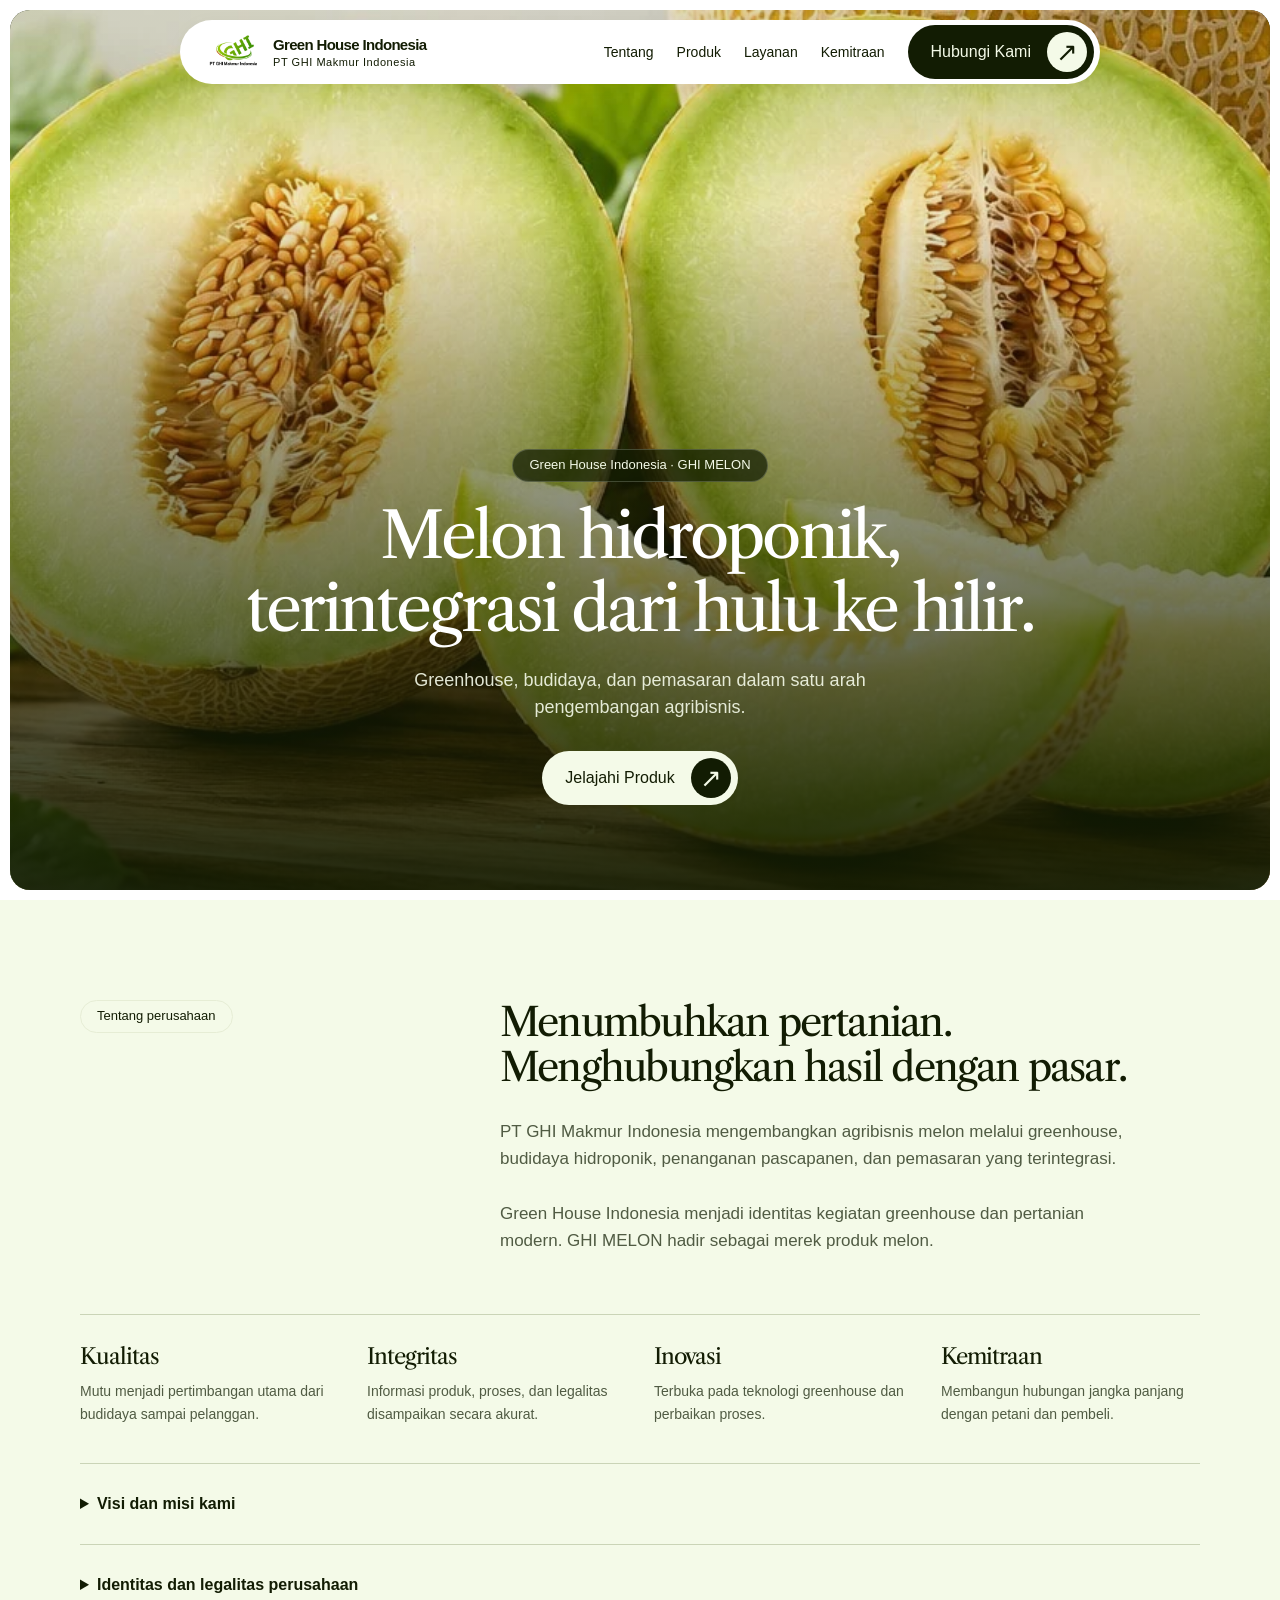
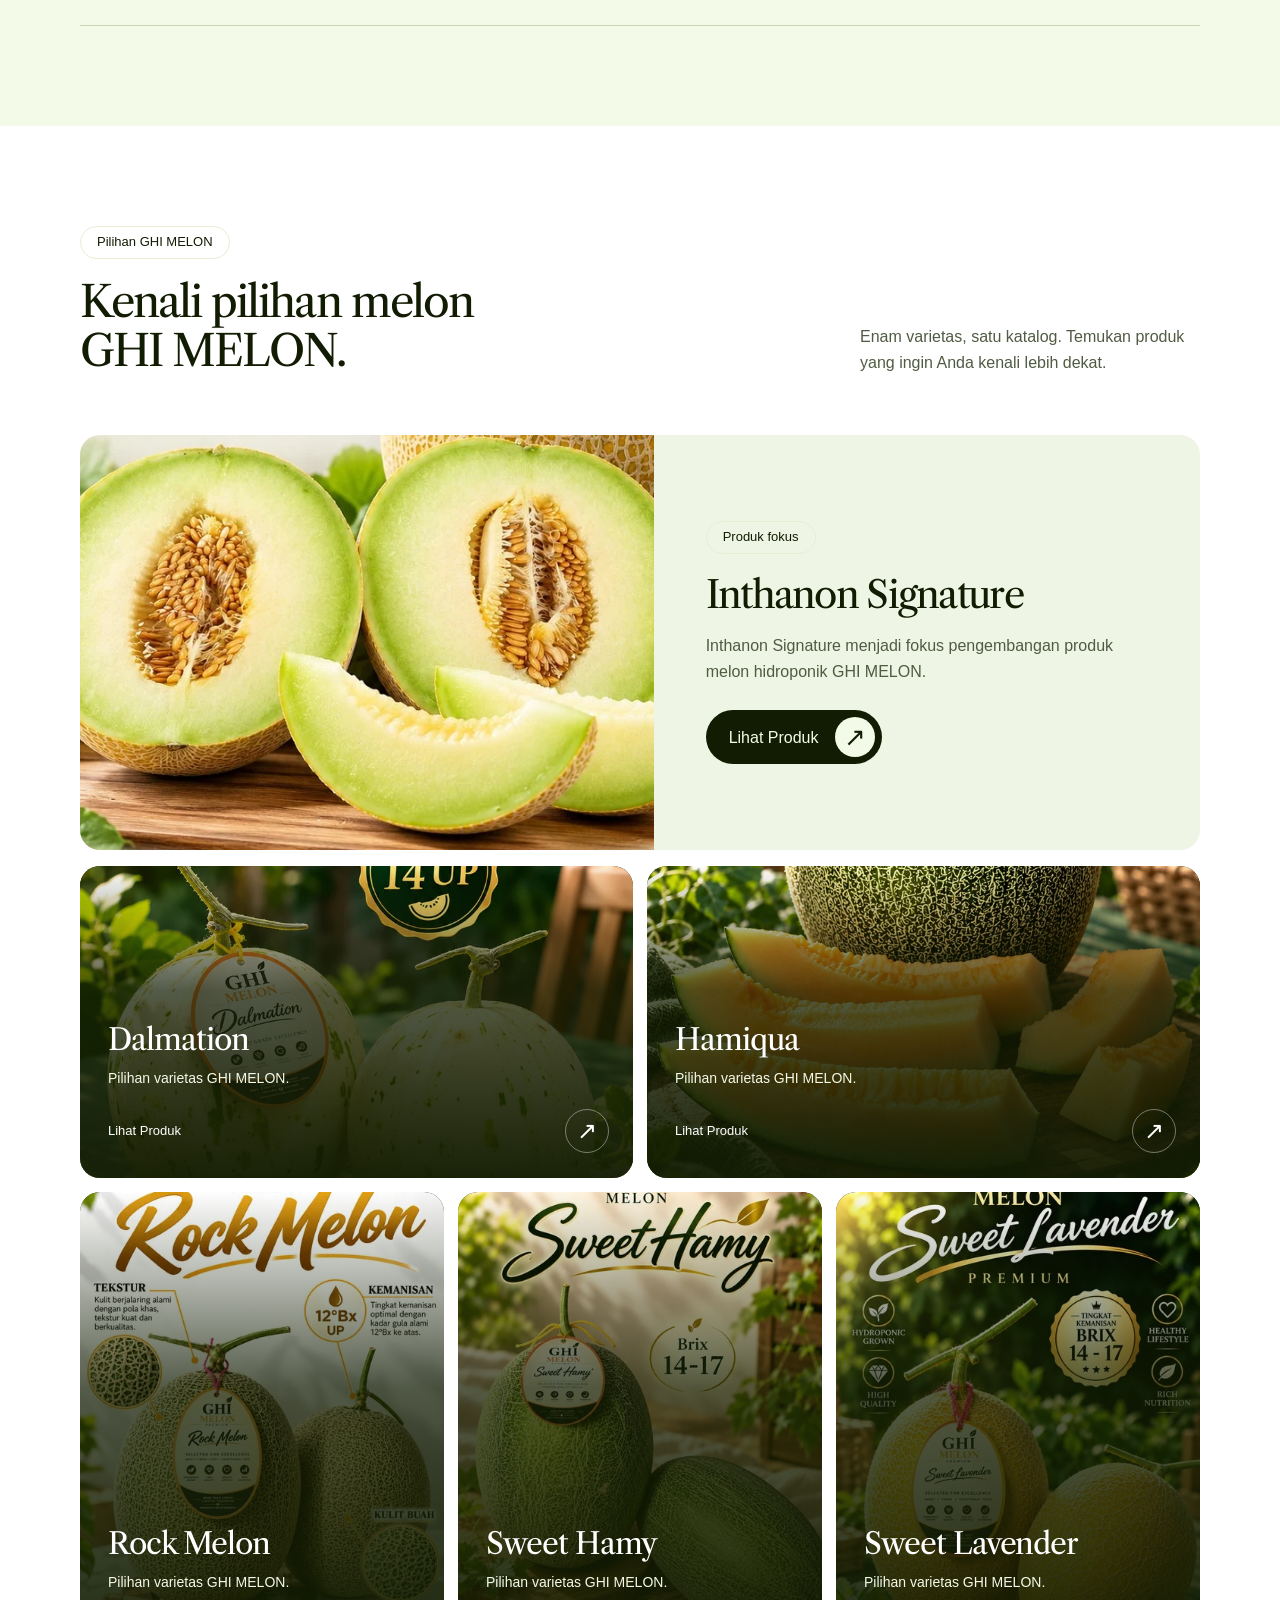
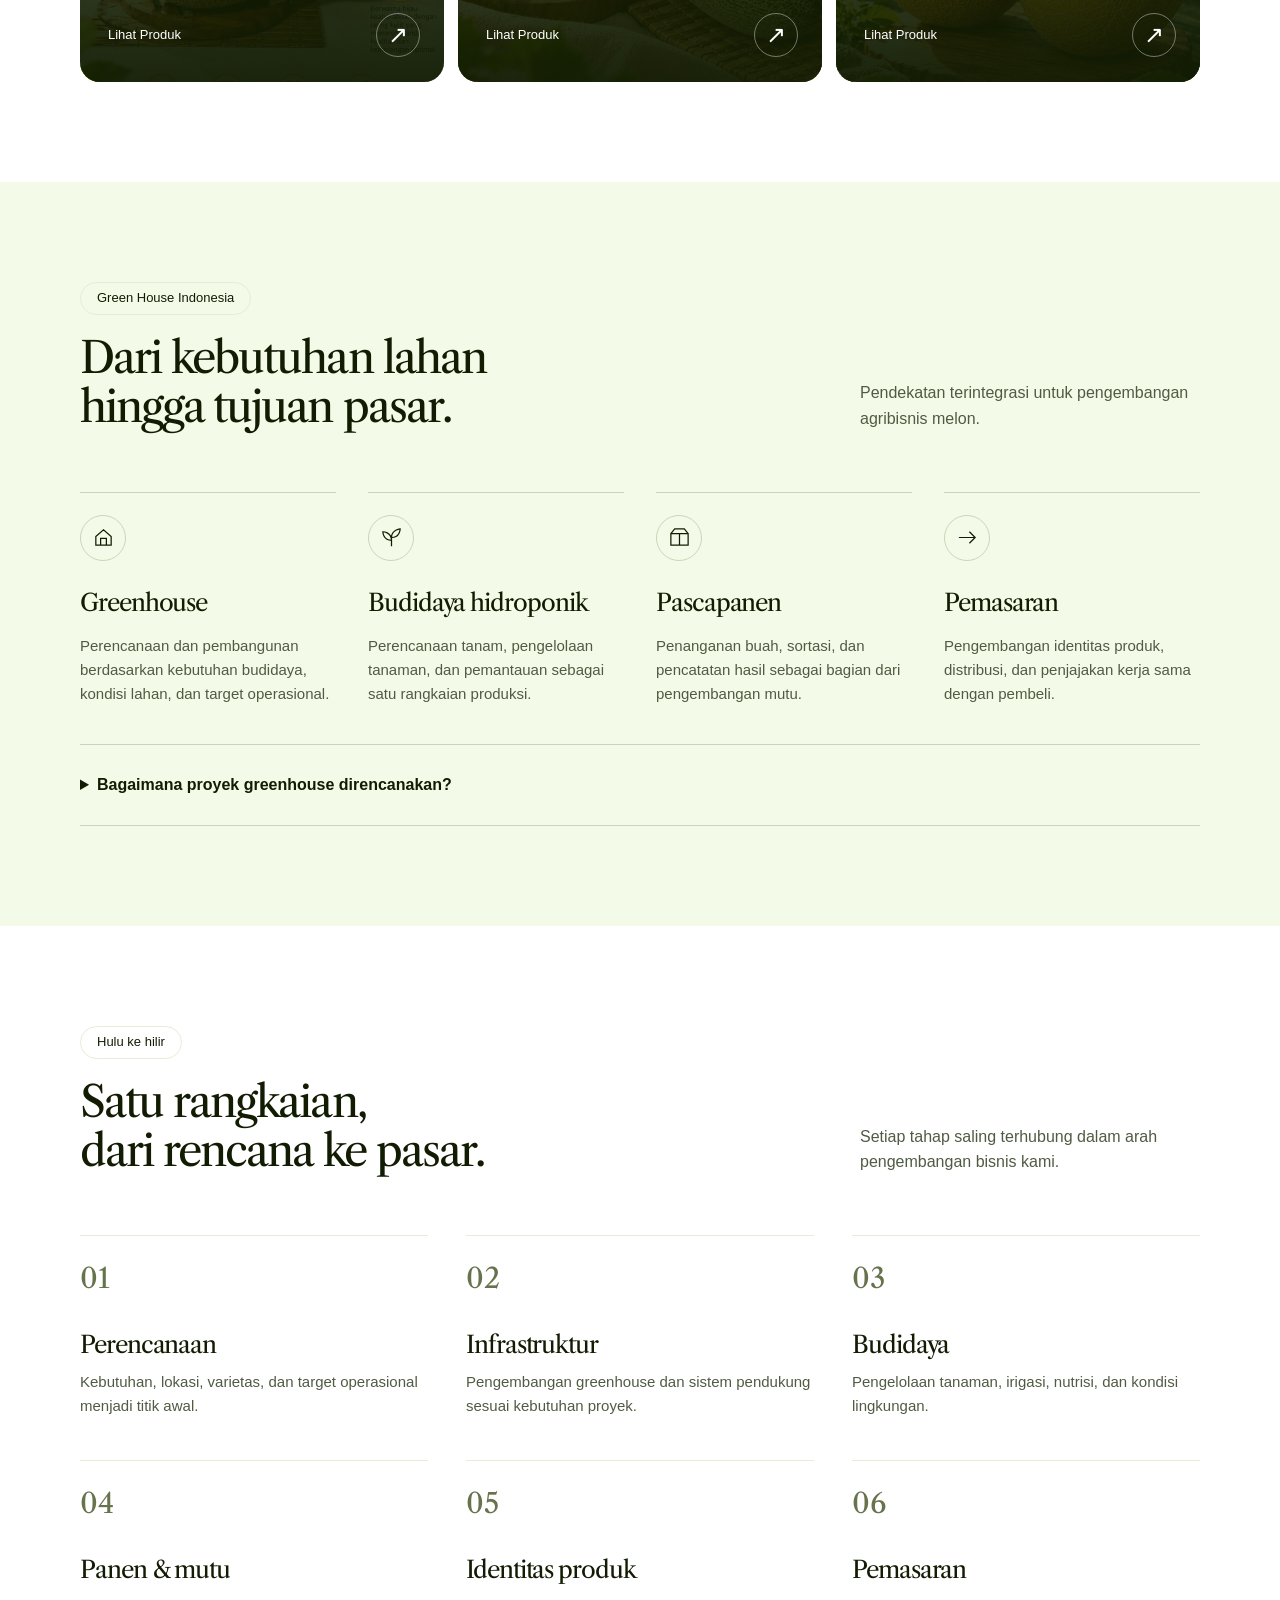
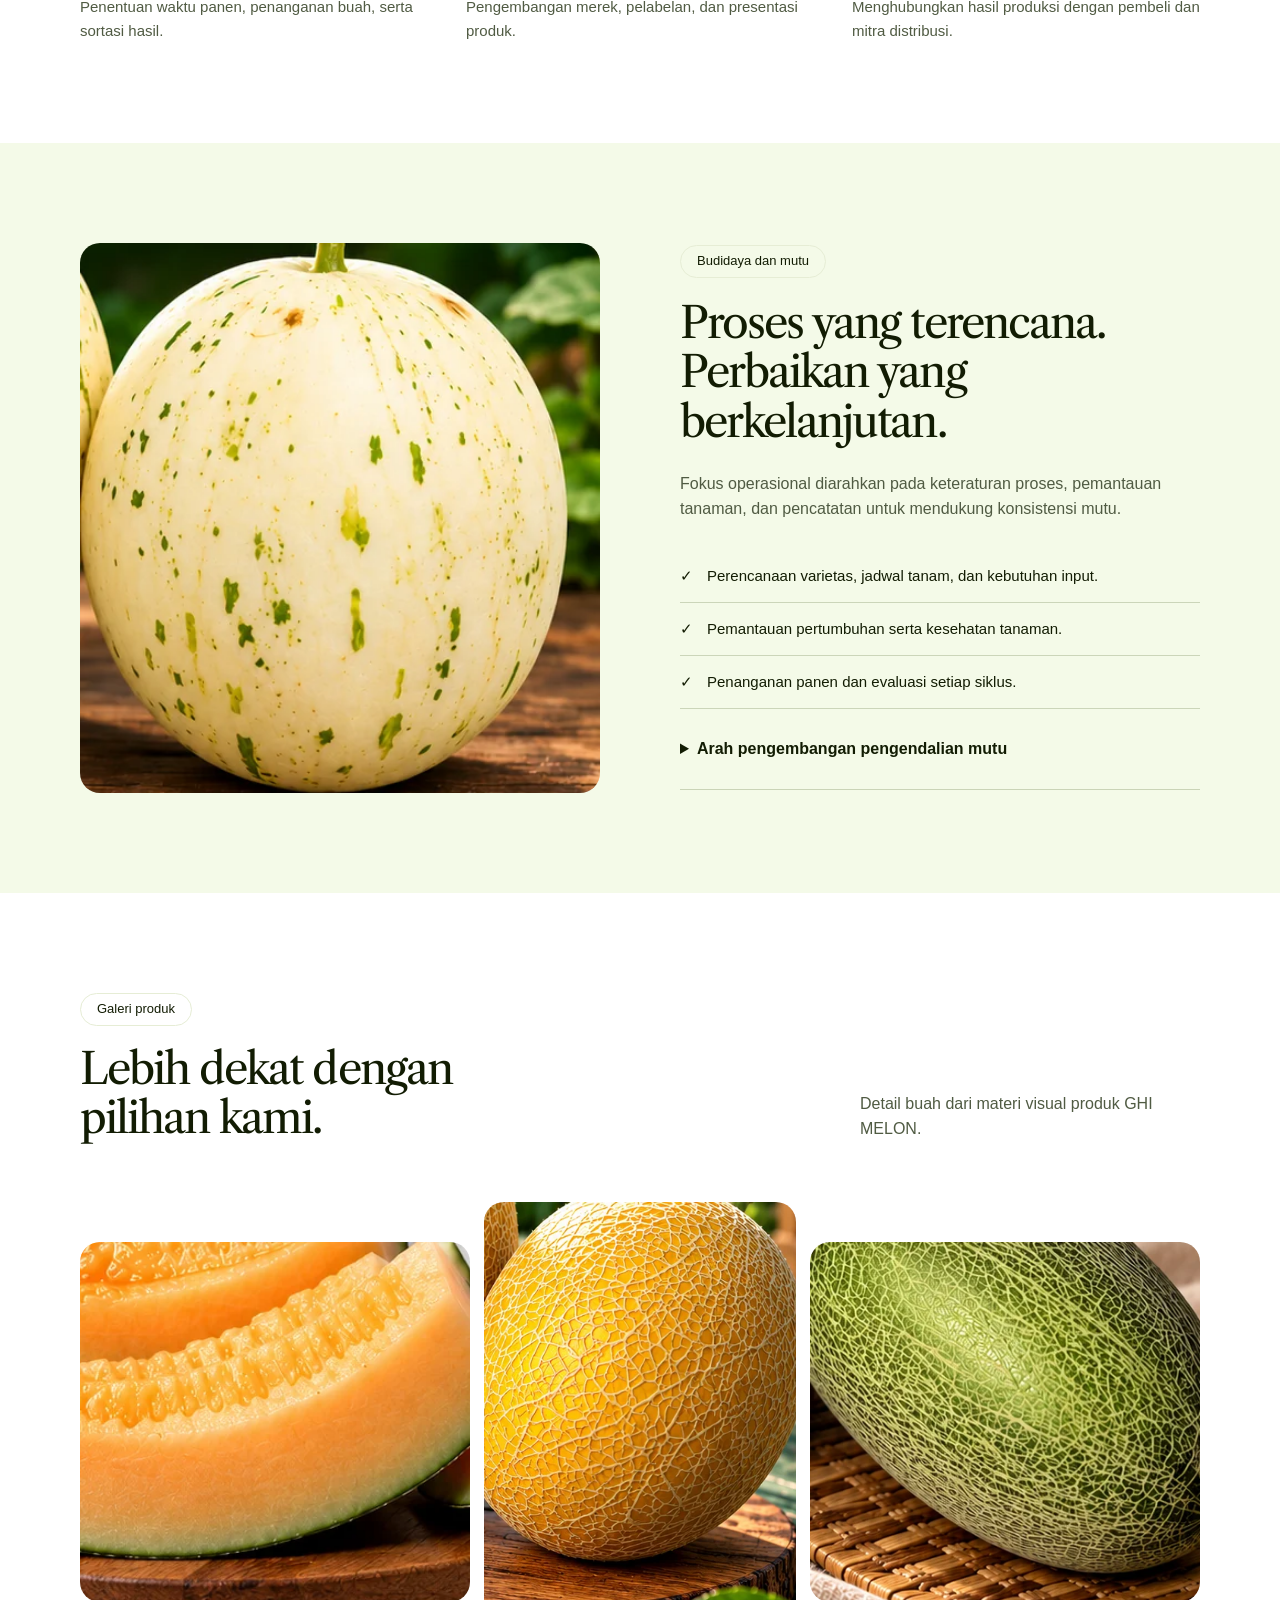
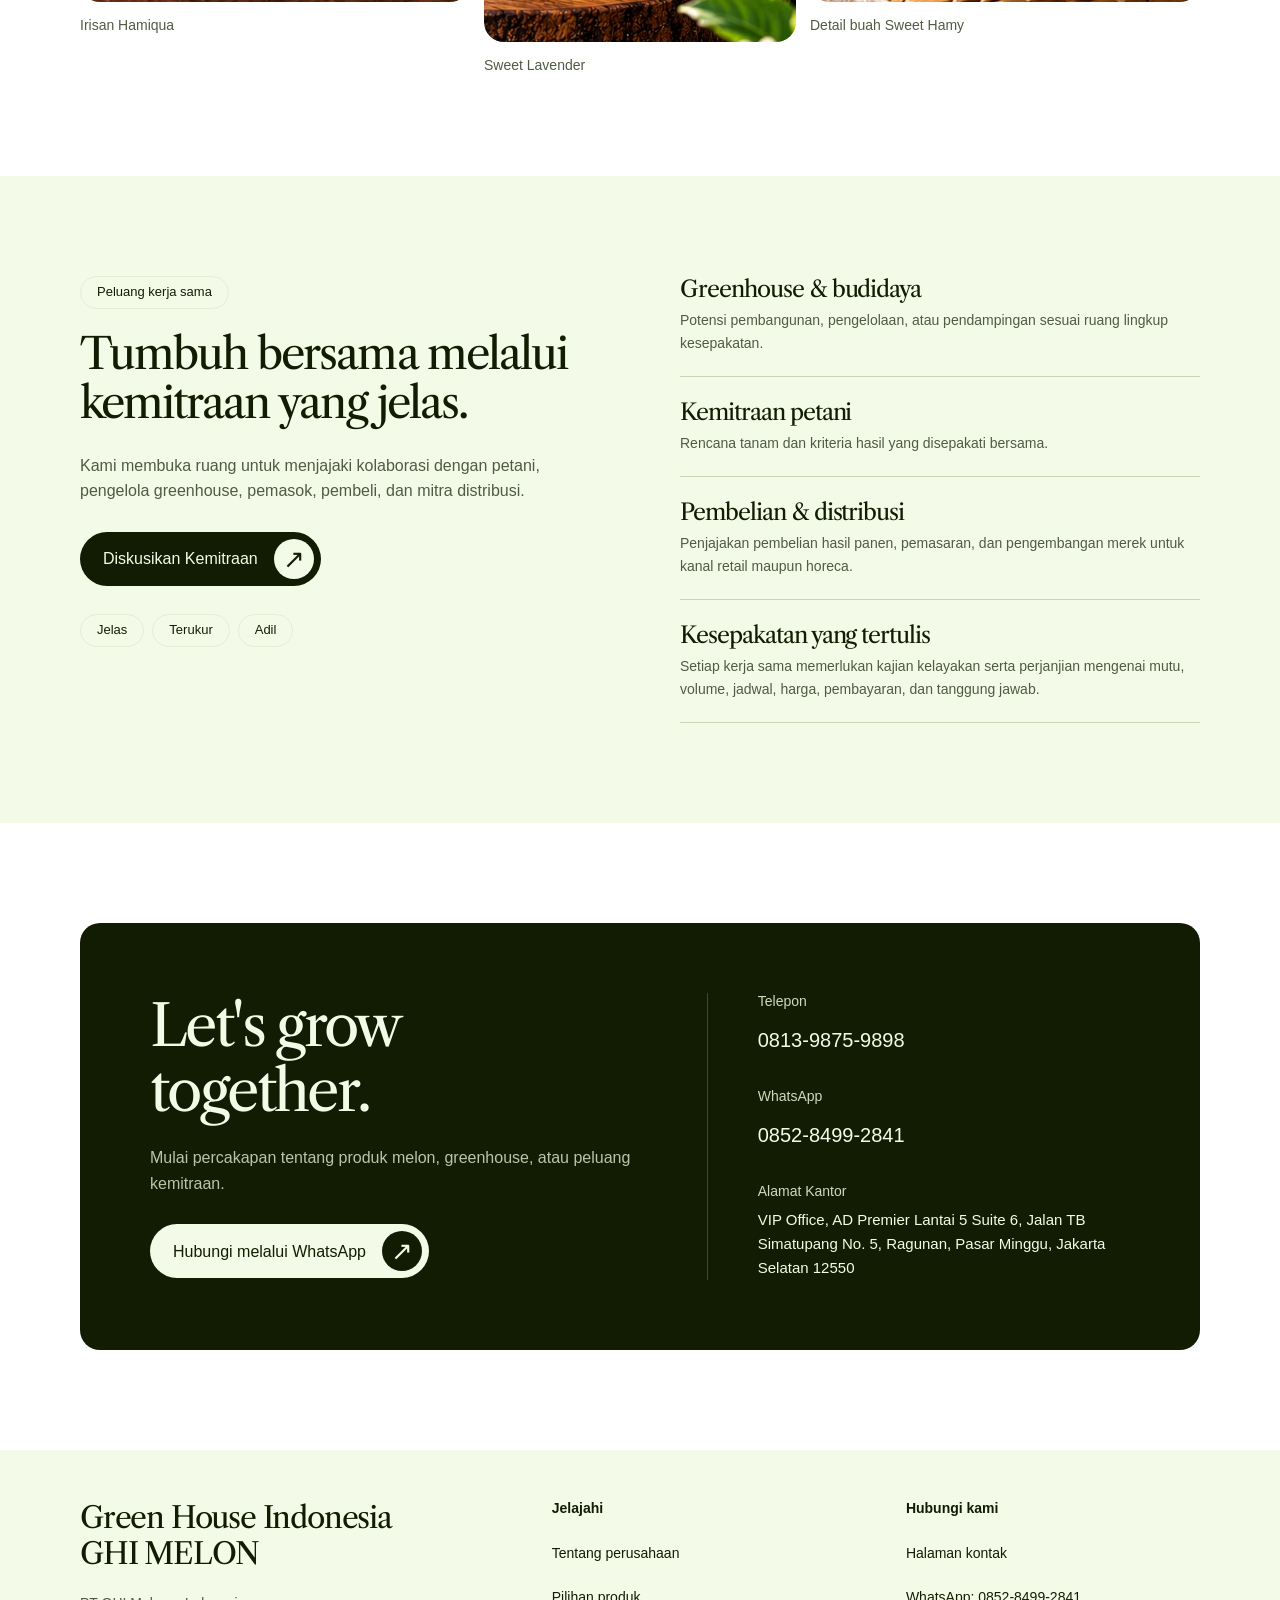
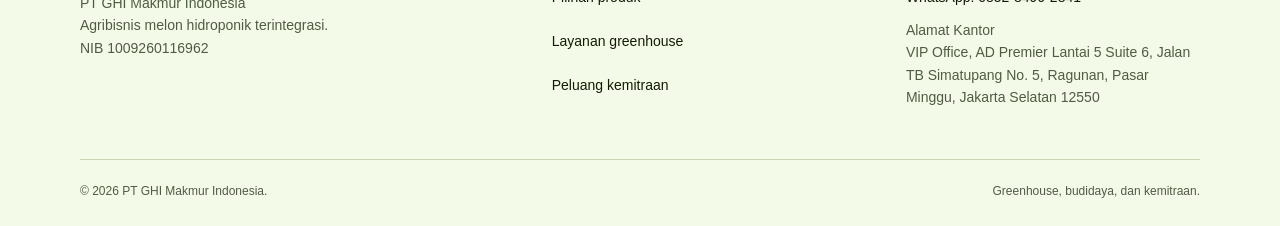
<file: index.html>
<!doctype html>
<html lang="id"><head><meta charset="utf-8"><meta name="viewport" content="width=device-width, initial-scale=1"><meta name="theme-color" content="#121c03"><title>Green House Indonesia & GHI MELON | Agribisnis Melon Hidroponik</title><meta name="description" content="Profil PT GHI Makmur Indonesia: greenhouse, budidaya hidroponik, enam varietas GHI MELON, dan peluang kemitraan agribisnis."><link rel="stylesheet" href="assets/css/styles.css"><script src="assets/js/main.js" defer></script></head><body><a class="skip-link" href="#konten-utama">Lewati ke konten utama</a>
<header class="site-header"><div class="nav-row">
<a class="wordmark" href="#beranda" aria-label="Green House Indonesia — Beranda"><img class="brand-logo" src="assets/images/brand/ghi-makmur-logo.webp" width="192" height="142" alt="Logo GHI Makmur Indonesia"><div>Green House Indonesia<span>PT GHI Makmur Indonesia</span></div></a>
<button data-menu-toggle class="menu-toggle" type="button" aria-label="Buka menu navigasi" aria-controls="navigasi-utama" aria-expanded="false" hidden><span></span><span></span></button>
<nav class="main-nav" id="navigasi-utama" aria-label="Navigasi utama"><a href="tentang.html">Tentang</a><a href="katalog.html">Produk</a><a href="#layanan">Layanan</a><a href="#kemitraan">Kemitraan</a><a class="button" href="kontak.html">Hubungi Kami<span class="arrow" aria-hidden="true">↗</span></a></nav></div></header><main id="konten-utama" tabindex="-1">
<section class="hero" id="beranda" aria-labelledby="hero-title"><img class="hero-image" src="assets/images/hero/melon-1024.webp" srcset="assets/images/hero/melon-640.webp 640w, assets/images/hero/melon-1024.webp 1024w" sizes="100vw" width="1024" height="595" alt="Belahan Inthanon Signature dengan irisan melon di atas meja kayu" fetchpriority="high"><div class="hero-content"><span class="pill">Green House Indonesia · GHI MELON</span><h1 id="hero-title">Melon hidroponik, terintegrasi dari hulu ke hilir.</h1><p>Greenhouse, budidaya, dan pemasaran dalam satu arah pengembangan agribisnis.</p><a class="button light" href="katalog.html">Jelajahi Produk<span class="arrow" aria-hidden="true">↗</span></a></div></section>
<section class="section pale" id="tentang"><div class="container"><div class="about-intro"><div><span class="pill">Tentang perusahaan</span></div><div><h2>Menumbuhkan pertanian. Menghubungkan hasil dengan pasar.</h2><p class="about-copy">PT GHI Makmur Indonesia mengembangkan agribisnis melon melalui greenhouse, budidaya hidroponik, penanganan pascapanen, dan pemasaran yang terintegrasi.</p><p class="about-copy">Green House Indonesia menjadi identitas kegiatan greenhouse dan pertanian modern. GHI MELON hadir sebagai merek produk melon.</p></div></div><div class="values"><div><h3>Kualitas</h3><p>Mutu menjadi pertimbangan utama dari budidaya sampai pelanggan.</p></div><div><h3>Integritas</h3><p>Informasi produk, proses, dan legalitas disampaikan secara akurat.</p></div><div><h3>Inovasi</h3><p>Terbuka pada teknologi greenhouse dan perbaikan proses.</p></div><div><h3>Kemitraan</h3><p>Membangun hubungan jangka panjang dengan petani dan pembeli.</p></div></div><div class="disclosures"><details><summary>Visi dan misi kami</summary><p>Menjadi perusahaan agribisnis melon hidroponik Indonesia yang terpercaya, terintegrasi, dan berorientasi pada kualitas melalui pengembangan greenhouse modern serta jaringan pemasaran yang kuat.</p><ul><li>Mengembangkan fasilitas greenhouse yang dirancang sesuai kebutuhan budidaya dan kondisi lokasi.</li><li>Menerapkan praktik budidaya yang terencana, terdokumentasi, dan berfokus pada konsistensi hasil.</li><li>Membangun identitas produk melon yang jelas melalui pemilihan varietas, standar mutu, dan kemasan yang tepat.</li><li>Menghubungkan produksi dengan pasar melalui pemasaran, distribusi, dan kemitraan yang saling menguntungkan.</li><li>Mendorong kemitraan petani dan peningkatan kapasitas melalui pendampingan serta koordinasi operasional.</li><li>Menumbuhkan bisnis secara bertahap dengan tata kelola, kepatuhan, dan evaluasi kinerja yang berkelanjutan.</li></ul></details><details><summary>Identitas dan legalitas perusahaan</summary><p>PT GHI Makmur Indonesia, berkedudukan di Jakarta Selatan, DKI Jakarta. Informasi berikut mengikuti profil perusahaan.</p><ul><li>NIB 1009260116962, diterbitkan 10 September 2026.</li><li>Akta pendirian No. 106, tanggal 8 September 2026.</li><li>KBLI 01132 — Pertanian Buah Semusim; 46312 — Perdagangan Besar Buah-buahan; 41019 — Konstruksi Konvensional Gedung Lainnya.</li></ul></details></div></div></section>
<section class="section" id="produk"><div class="container"><div class="section-heading"><div><span class="pill">Pilihan GHI MELON</span><h2>Kenali pilihan melon<br>GHI MELON.</h2></div><p>Enam varietas, satu katalog. Temukan produk yang ingin Anda kenali lebih dekat.</p></div><div class="signature"><img class="signature-image" src="assets/images/products/inthanon-signature/utama-800.webp" srcset="assets/images/products/inthanon-signature/utama-480.webp 480w, assets/images/products/inthanon-signature/utama-800.webp 800w" sizes="(max-width: 767px) calc(100vw - 32px), 550px" width="800" height="465" alt="Belahan melon Inthanon Signature dengan daging hijau muda" loading="lazy" decoding="async"><div class="signature-copy"><span class="pill">Produk fokus</span><h3>Inthanon Signature</h3><p>Inthanon Signature menjadi fokus pengembangan produk melon hidroponik GHI MELON.</p><a class="button" href="produk/inthanon-signature.html">Lihat Produk<span class="arrow" aria-hidden="true">↗</span></a></div></div><div class="product-grid"><a class="product-card wide" href="produk/dalmation.html"><img class="" src="assets/images/products/dalmation/foto-baru-1-800.webp" srcset="assets/images/products/dalmation/foto-baru-1-480.webp 480w, assets/images/products/dalmation/foto-baru-1-800.webp 800w" sizes="(max-width: 767px) 100vw, (max-width: 1023px) 50vw, 550px" width="800" height="1421" alt="Dua melon Dalmation berkulit krem berbintik hijau dengan label GHI MELON" loading="lazy" decoding="async"><div class="card-body"><h3>Dalmation</h3><p>Pilihan varietas GHI MELON.</p><div class="card-end">Lihat Produk<span class="round-arrow" aria-hidden="true">↗</span></div></div></a><a class="product-card wide" href="produk/hamiqua.html"><img class="" src="assets/images/products/hamiqua/utama-800.webp" srcset="assets/images/products/hamiqua/utama-480.webp 480w, assets/images/products/hamiqua/utama-800.webp 800w" sizes="(max-width: 767px) 100vw, (max-width: 1023px) 50vw, 550px" width="800" height="510" alt="Irisan melon Hamiqua berdaging oranye di atas alas kayu" loading="lazy" decoding="async"><div class="card-body"><h3>Hamiqua</h3><p>Pilihan varietas GHI MELON.</p><div class="card-end">Lihat Produk<span class="round-arrow" aria-hidden="true">↗</span></div></div></a><a class="product-card" href="produk/rock-melon.html"><img class="" src="assets/images/products/rock-melon/foto-baru-1-800.webp" srcset="assets/images/products/rock-melon/foto-baru-1-480.webp 480w, assets/images/products/rock-melon/foto-baru-1-800.webp 800w" sizes="(max-width: 767px) 100vw, (max-width: 1023px) 50vw, 367px" width="800" height="1421" alt="Dua Rock Melon berkulit berjala dengan label GHI MELON" loading="lazy" decoding="async"><div class="card-body"><h3>Rock Melon</h3><p>Pilihan varietas GHI MELON.</p><div class="card-end">Lihat Produk<span class="round-arrow" aria-hidden="true">↗</span></div></div></a><a class="product-card" href="produk/sweet-hamy.html"><img class="" src="assets/images/products/sweet-hamy/foto-baru-3-800.webp" srcset="assets/images/products/sweet-hamy/foto-baru-3-480.webp 480w, assets/images/products/sweet-hamy/foto-baru-3-800.webp 800w" sizes="(max-width: 767px) 100vw, (max-width: 1023px) 50vw, 367px" width="800" height="1421" alt="Dua Sweet Hamy berkulit hijau berjala di atas alas kayu" loading="lazy" decoding="async"><div class="card-body"><h3>Sweet Hamy</h3><p>Pilihan varietas GHI MELON.</p><div class="card-end">Lihat Produk<span class="round-arrow" aria-hidden="true">↗</span></div></div></a><a class="product-card" href="produk/sweet-lavender.html"><img class="" src="assets/images/products/sweet-lavender/foto-baru-5-800.webp" srcset="assets/images/products/sweet-lavender/foto-baru-5-480.webp 480w, assets/images/products/sweet-lavender/foto-baru-5-800.webp 800w" sizes="(max-width: 767px) 100vw, (max-width: 1023px) 50vw, 367px" width="800" height="1421" alt="Dua Sweet Lavender berkulit kuning berjala dengan label GHI MELON" loading="lazy" decoding="async"><div class="card-body"><h3>Sweet Lavender</h3><p>Pilihan varietas GHI MELON.</p><div class="card-end">Lihat Produk<span class="round-arrow" aria-hidden="true">↗</span></div></div></a></div></div></section>
<section class="section pale" id="layanan"><div class="container"><div class="section-heading"><div><span class="pill">Green House Indonesia</span><h2>Dari kebutuhan lahan<br>hingga tujuan pasar.</h2></div><p>Pendekatan terintegrasi untuk pengembangan agribisnis melon.</p></div><div class="services"><div class="service"><span class="service-symbol" aria-hidden="true"><svg viewBox="0 0 24 24"><path d="M4 11 12 4l8 7v9H4z M9 20v-7h6v7"></path></svg></span><h3>Greenhouse</h3><p>Perencanaan dan pembangunan berdasarkan kebutuhan budidaya, kondisi lahan, dan target operasional.</p></div><div class="service"><span class="service-symbol" aria-hidden="true"><svg viewBox="0 0 24 24"><path d="M12 21V10 M12 15C3 15 3 6 3 6s9 0 9 9 M12 12c0-8 9-9 9-9s0 9-9 9"></path></svg></span><h3>Budidaya hidroponik</h3><p>Perencanaan tanam, pengelolaan tanaman, dan pemantauan sebagai satu rangkaian produksi.</p></div><div class="service"><span class="service-symbol" aria-hidden="true"><svg viewBox="0 0 24 24"><path d="M3 8h18v12H3z M3 8l4-5h10l4 5 M12 8v12"></path></svg></span><h3>Pascapanen</h3><p>Penanganan buah, sortasi, dan pencatatan hasil sebagai bagian dari pengembangan mutu.</p></div><div class="service"><span class="service-symbol" aria-hidden="true"><svg viewBox="0 0 24 24"><path d="M3 12h16 M14 6l6 6-6 6"></path></svg></span><h3>Pemasaran</h3><p>Pengembangan identitas produk, distribusi, dan penjajakan kerja sama dengan pembeli.</p></div></div><div class="disclosures"><details><summary>Bagaimana proyek greenhouse direncanakan?</summary><p>Dimulai dari konsultasi kebutuhan, peninjauan lahan, dan perencanaan tata letak. Struktur, penutup, ventilasi, irigasi, serta sistem budidaya dikoordinasikan sesuai spesifikasi proyek.</p><ol><li>Brief: kebutuhan dan target.</li><li>Desain: spesifikasi dan anggaran.</li><li>Pelaksanaan: pembangunan dan koordinasi.</li><li>Evaluasi: pemeriksaan dan serah terima.</li></ol><p>Spesifikasi teknis, biaya, jadwal, perizinan, dan cakupan pekerjaan ditetapkan berdasarkan survei, persetujuan, serta kontrak proyek.</p></details></div></div></section>
<section class="section" id="proses"><div class="container"><div class="section-heading"><div><span class="pill">Hulu ke hilir</span><h2>Satu rangkaian,<br>dari rencana ke pasar.</h2></div><p>Setiap tahap saling terhubung dalam arah pengembangan bisnis kami.</p></div><ol class="process"><li><h3>Perencanaan</h3><p>Kebutuhan, lokasi, varietas, dan target operasional menjadi titik awal.</p></li><li><h3>Infrastruktur</h3><p>Pengembangan greenhouse dan sistem pendukung sesuai kebutuhan proyek.</p></li><li><h3>Budidaya</h3><p>Pengelolaan tanaman, irigasi, nutrisi, dan kondisi lingkungan.</p></li><li><h3>Panen & mutu</h3><p>Penentuan waktu panen, penanganan buah, serta sortasi hasil.</p></li><li><h3>Identitas produk</h3><p>Pengembangan merek, pelabelan, dan presentasi produk.</p></li><li><h3>Pemasaran</h3><p>Menghubungkan hasil produksi dengan pembeli dan mitra distribusi.</p></li></ol></div></section>
<section class="section pale" id="mutu"><div class="container quality-layout"><img class="quality-image" src="assets/images/products/dalmation/detail-1-470.webp" srcset="assets/images/products/dalmation/detail-1-470.webp 470w" sizes="(max-width: 767px) 100vw, 520px" width="470" height="670" alt="Foto tambahan Dalmation: buah utuh tanpa potongan" loading="lazy" decoding="async"><div><span class="pill">Budidaya dan mutu</span><h2>Proses yang terencana.<br>Perbaikan yang berkelanjutan.</h2><p>Fokus operasional diarahkan pada keteraturan proses, pemantauan tanaman, dan pencatatan untuk mendukung konsistensi mutu.</p><ul class="check-list"><li>Perencanaan varietas, jadwal tanam, dan kebutuhan input.</li><li>Pemantauan pertumbuhan serta kesehatan tanaman.</li><li>Penanganan panen dan evaluasi setiap siklus.</li></ul><details><summary>Arah pengembangan pengendalian mutu</summary><p>Kerangka yang disarankan meliputi identifikasi varietas, pemeriksaan visual buah, sortasi sesuai kriteria perusahaan atau pembeli, pelabelan, serta pencatatan panen dan tujuan pengiriman. Kerangka ini bukan pernyataan sertifikasi.</p></details></div></div></section>
<section class="section" id="galeri"><div class="container"><div class="section-heading"><div><span class="pill">Galeri produk</span><h2>Lebih dekat dengan<br>pilihan kami.</h2></div><p>Detail buah dari materi visual produk GHI MELON.</p></div><div class="gallery-grid"><figure><img class="" src="assets/images/products/hamiqua/detail-1-715.webp" srcset="assets/images/products/hamiqua/detail-1-480.webp 480w, assets/images/products/hamiqua/detail-1-715.webp 715w" sizes="(max-width: 767px) calc(100vw - 32px), 550px" width="715" height="330" alt="Foto tambahan Hamiqua: irisan buah" loading="lazy" decoding="async"><figcaption>Irisan Hamiqua</figcaption></figure><figure><img class="" src="assets/images/products/sweet-lavender/utama-461.webp" srcset="assets/images/products/sweet-lavender/utama-461.webp 461w" sizes="(max-width: 767px) calc(100vw - 32px), 550px" width="461" height="580" alt="Buah Sweet Lavender berkulit kuning dan berjala" loading="lazy" decoding="async"><figcaption>Sweet Lavender</figcaption></figure><figure><img class="" src="assets/images/products/sweet-hamy/detail-1-425.webp" srcset="assets/images/products/sweet-hamy/detail-1-425.webp 425w" sizes="(max-width: 767px) calc(100vw - 32px), 550px" width="425" height="590" alt="Foto tambahan Sweet Hamy: buah utuh tanpa potongan" loading="lazy" decoding="async"><figcaption>Detail buah Sweet Hamy</figcaption></figure></div></div></section>
<section class="section pale" id="kemitraan"><div class="container partner-layout"><div><span class="pill">Peluang kerja sama</span><h2>Tumbuh bersama melalui kemitraan yang jelas.</h2><p>Kami membuka ruang untuk menjajaki kolaborasi dengan petani, pengelola greenhouse, pemasok, pembeli, dan mitra distribusi.</p><a class="button" href="https://wa.me/6285284992841?text=Halo%20Green%20House%20Indonesia%2C%20saya%20ingin%20berdiskusi%20mengenai%20peluang%20kemitraan.">Diskusikan Kemitraan<span class="arrow" aria-hidden="true">↗</span></a><div class="partner-principles"><span class="pill">Jelas</span><span class="pill">Terukur</span><span class="pill">Adil</span></div></div><ul class="partner-options"><li><div><h3>Greenhouse & budidaya</h3><p>Potensi pembangunan, pengelolaan, atau pendampingan sesuai ruang lingkup kesepakatan.</p></div></li><li><div><h3>Kemitraan petani</h3><p>Rencana tanam dan kriteria hasil yang disepakati bersama.</p></div></li><li><div><h3>Pembelian & distribusi</h3><p>Penjajakan pembelian hasil panen, pemasaran, dan pengembangan merek untuk kanal retail maupun horeca.</p></div></li><li><div><h3>Kesepakatan yang tertulis</h3><p>Setiap kerja sama memerlukan kajian kelayakan serta perjanjian mengenai mutu, volume, jadwal, harga, pembayaran, dan tanggung jawab.</p></div></li></ul></div></section>
<section class="section" id="kontak"><div class="container"><div class="contact-panel"><div><h2>Let's grow<br>together.</h2><p>Mulai percakapan tentang produk melon, greenhouse, atau peluang kemitraan.</p><a class="button light" href="https://wa.me/6285284992841">Hubungi melalui WhatsApp<span class="arrow" aria-hidden="true">↗</span></a></div><div class="contact-details"><div><h3>Telepon</h3><a href="tel:+6281398759898">0813-9875-9898</a></div><div><h3>WhatsApp</h3><a href="https://wa.me/6285284992841">0852-8499-2841</a></div><div><h3>Alamat Kantor</h3><address>VIP Office, AD Premier Lantai 5 Suite 6, Jalan TB Simatupang No. 5, Ragunan, Pasar Minggu, Jakarta Selatan 12550</address></div></div></div></div></section>
</main><footer class="site-footer"><div class="container"><div class="footer-top"><div><div class="footer-brand">Green House Indonesia<br>GHI MELON</div><p>PT GHI Makmur Indonesia<br>Agribisnis melon hidroponik terintegrasi.</p><p>NIB 1009260116962</p></div><div><h2>Jelajahi</h2><nav class="footer-links" aria-label="Navigasi footer"><a href="tentang.html">Tentang perusahaan</a><a href="katalog.html">Pilihan produk</a><a href="#layanan">Layanan greenhouse</a><a href="#kemitraan">Peluang kemitraan</a></nav></div><div><h2>Hubungi kami</h2><div class="footer-links"><a href="kontak.html">Halaman kontak</a><a href="https://wa.me/6285284992841">WhatsApp: 0852-8499-2841</a></div><p>Alamat Kantor<br>VIP Office, AD Premier Lantai 5 Suite 6, Jalan TB Simatupang No. 5, Ragunan, Pasar Minggu, Jakarta Selatan 12550</p></div></div><div class="footer-bottom"><span>© 2026 PT GHI Makmur Indonesia.</span><span>Greenhouse, budidaya, dan kemitraan.</span></div></div></footer></body></html>
</file>
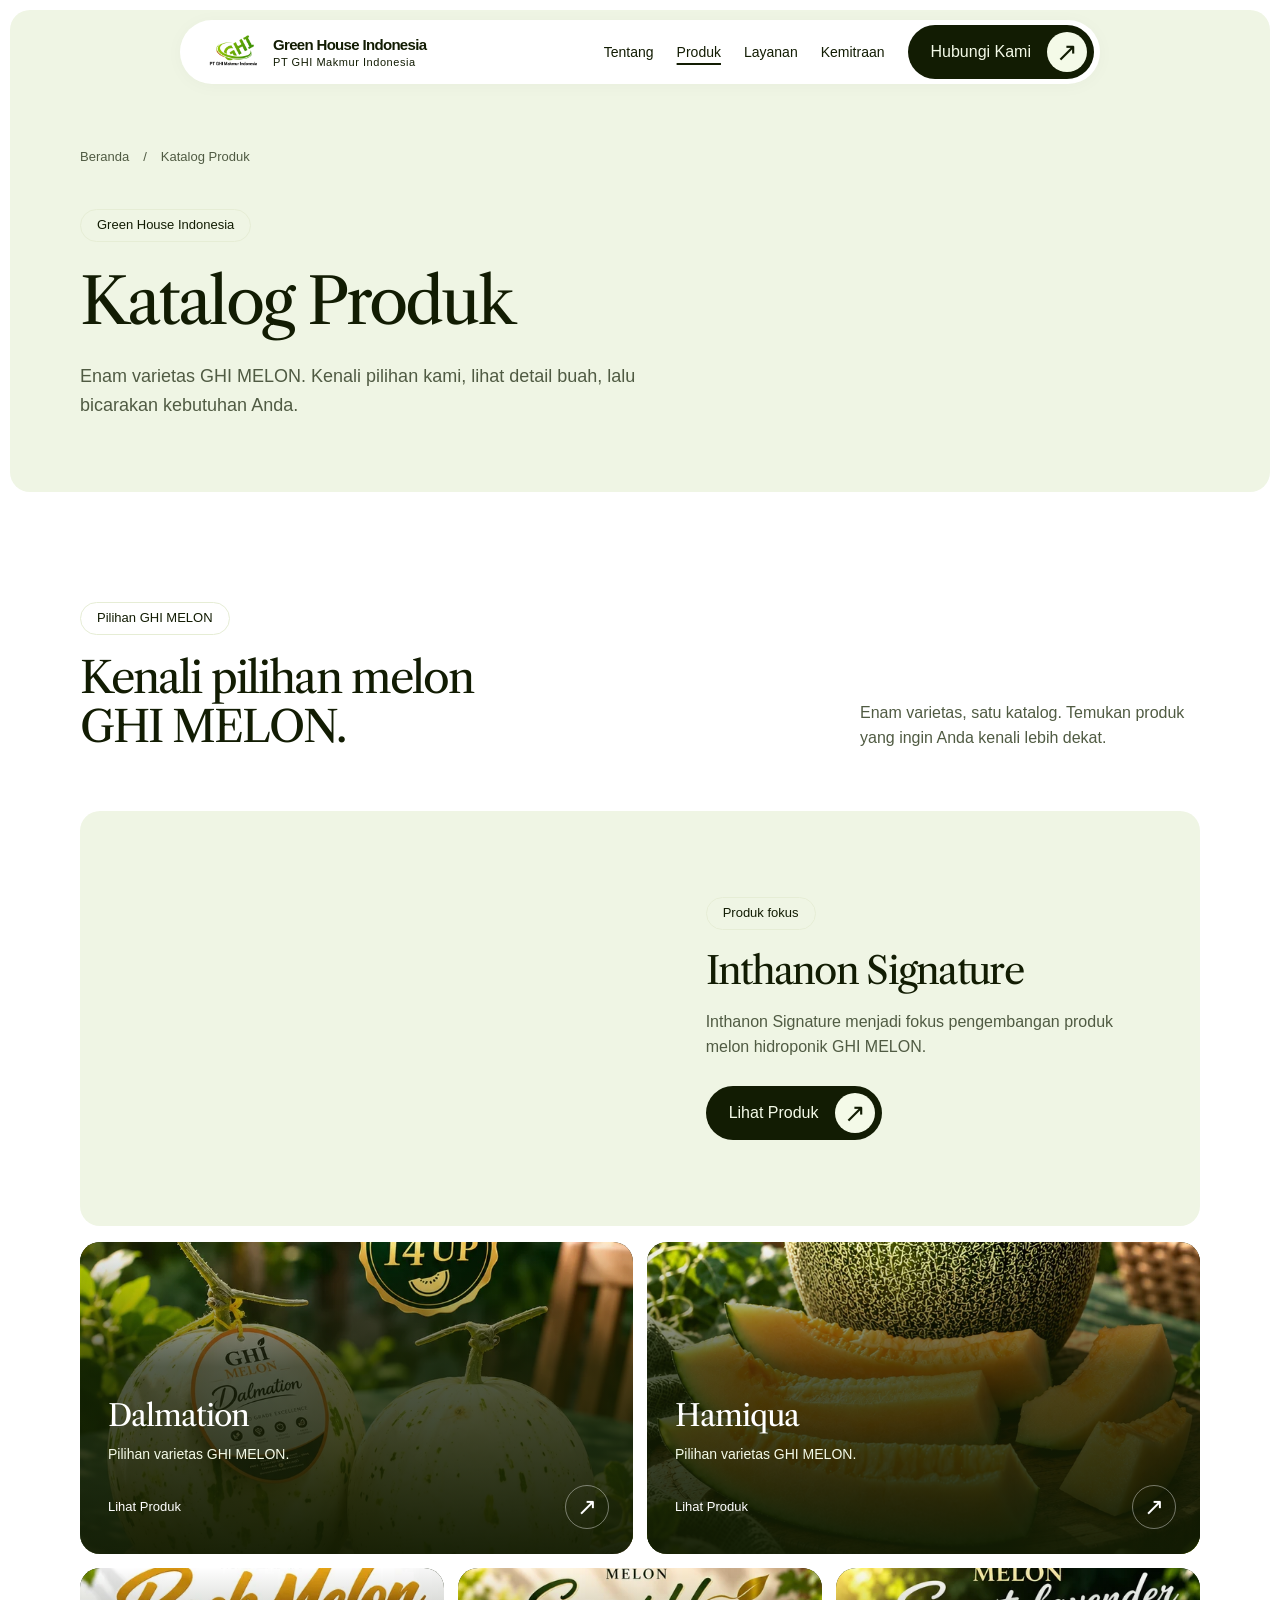
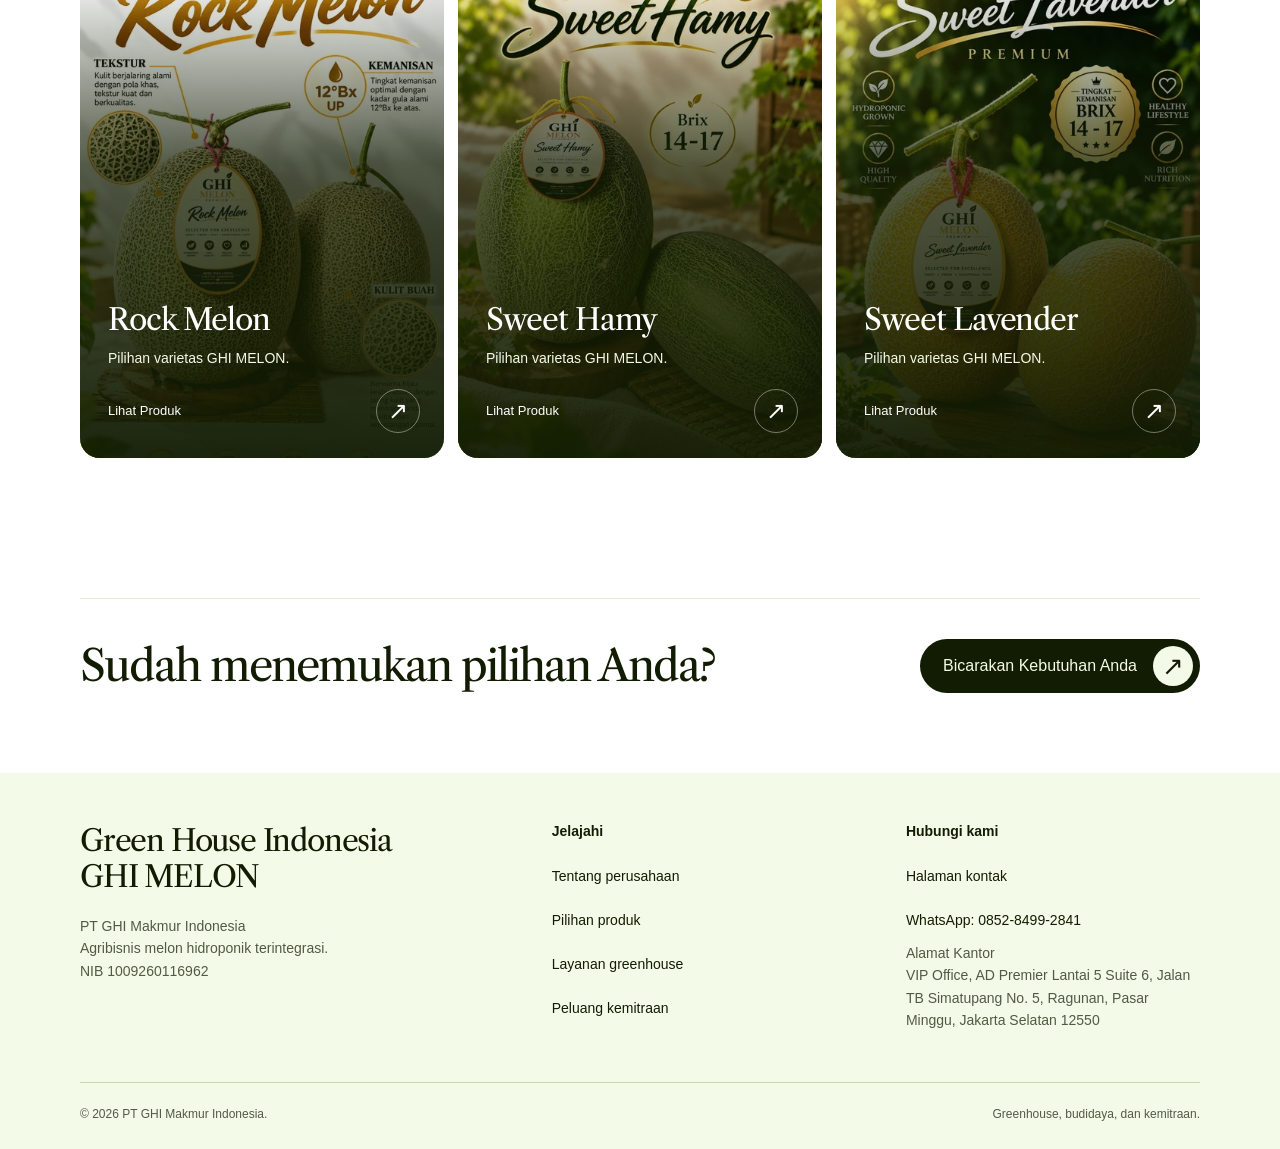
<file: katalog.html>
<!doctype html>
<html lang="id"><head><meta charset="utf-8"><meta name="viewport" content="width=device-width, initial-scale=1"><meta name="theme-color" content="#121c03"><title>Katalog Produk | GHI MELON</title><meta name="description" content="Jelajahi enam varietas GHI MELON, dari Inthanon Signature hingga Sweet Lavender. Lihat foto dan detail untuk membahas kebutuhan produk."><link rel="stylesheet" href="assets/css/styles.css"><script src="assets/js/main.js" defer></script></head><body><a class="skip-link" href="#konten-utama">Lewati ke konten utama</a>
<header class="site-header"><div class="nav-row">
<a class="wordmark" href="index.html" aria-label="Green House Indonesia — Beranda"><img class="brand-logo" src="assets/images/brand/ghi-makmur-logo.webp" width="192" height="142" alt="Logo GHI Makmur Indonesia"><div>Green House Indonesia<span>PT GHI Makmur Indonesia</span></div></a>
<button data-menu-toggle class="menu-toggle" type="button" aria-label="Buka menu navigasi" aria-controls="navigasi-utama" aria-expanded="false" hidden><span></span><span></span></button>
<nav class="main-nav" id="navigasi-utama" aria-label="Navigasi utama"><a href="tentang.html">Tentang</a><a href="katalog.html" aria-current="page">Produk</a><a href="index.html#layanan">Layanan</a><a href="index.html#kemitraan">Kemitraan</a><a class="button" href="kontak.html">Hubungi Kami<span class="arrow" aria-hidden="true">↗</span></a></nav></div></header><main id="konten-utama" tabindex="-1">
<section class="page-intro"><div class="container">
<nav class="breadcrumb" aria-label="Breadcrumb"><a href="index.html">Beranda</a><span aria-hidden="true">/</span><span aria-current="page">Katalog Produk</span></nav>
<span class="pill">Green House Indonesia</span><h1>Katalog Produk</h1><p>Enam varietas GHI MELON. Kenali pilihan kami, lihat detail buah, lalu bicarakan kebutuhan Anda.</p>
</div></section><section class="section" id="pilihan-produk"><div class="container"><div class="section-heading"><div><span class="pill">Pilihan GHI MELON</span><h2>Kenali pilihan melon<br>GHI MELON.</h2></div><p>Enam varietas, satu katalog. Temukan produk yang ingin Anda kenali lebih dekat.</p></div><div class="signature"><img class="signature-image" src="assets/images/products/inthanon-signature/utama-800.webp" srcset="assets/images/products/inthanon-signature/utama-480.webp 480w, assets/images/products/inthanon-signature/utama-800.webp 800w" sizes="(max-width: 767px) calc(100vw - 32px), 550px" width="800" height="465" alt="Belahan melon Inthanon Signature dengan daging hijau muda" loading="lazy" decoding="async"><div class="signature-copy"><span class="pill">Produk fokus</span><h3>Inthanon Signature</h3><p>Inthanon Signature menjadi fokus pengembangan produk melon hidroponik GHI MELON.</p><a class="button" href="produk/inthanon-signature.html">Lihat Produk<span class="arrow" aria-hidden="true">↗</span></a></div></div><div class="product-grid"><a class="product-card wide" href="produk/dalmation.html"><img class="" src="assets/images/products/dalmation/foto-baru-1-800.webp" srcset="assets/images/products/dalmation/foto-baru-1-480.webp 480w, assets/images/products/dalmation/foto-baru-1-800.webp 800w" sizes="(max-width: 767px) 100vw, (max-width: 1023px) 50vw, 550px" width="800" height="1421" alt="Dua melon Dalmation berkulit krem berbintik hijau dengan label GHI MELON" loading="lazy" decoding="async"><div class="card-body"><h3>Dalmation</h3><p>Pilihan varietas GHI MELON.</p><div class="card-end">Lihat Produk<span class="round-arrow" aria-hidden="true">↗</span></div></div></a><a class="product-card wide" href="produk/hamiqua.html"><img class="" src="assets/images/products/hamiqua/utama-800.webp" srcset="assets/images/products/hamiqua/utama-480.webp 480w, assets/images/products/hamiqua/utama-800.webp 800w" sizes="(max-width: 767px) 100vw, (max-width: 1023px) 50vw, 550px" width="800" height="510" alt="Irisan melon Hamiqua berdaging oranye di atas alas kayu" loading="lazy" decoding="async"><div class="card-body"><h3>Hamiqua</h3><p>Pilihan varietas GHI MELON.</p><div class="card-end">Lihat Produk<span class="round-arrow" aria-hidden="true">↗</span></div></div></a><a class="product-card" href="produk/rock-melon.html"><img class="" src="assets/images/products/rock-melon/foto-baru-1-800.webp" srcset="assets/images/products/rock-melon/foto-baru-1-480.webp 480w, assets/images/products/rock-melon/foto-baru-1-800.webp 800w" sizes="(max-width: 767px) 100vw, (max-width: 1023px) 50vw, 367px" width="800" height="1421" alt="Dua Rock Melon berkulit berjala dengan label GHI MELON" loading="lazy" decoding="async"><div class="card-body"><h3>Rock Melon</h3><p>Pilihan varietas GHI MELON.</p><div class="card-end">Lihat Produk<span class="round-arrow" aria-hidden="true">↗</span></div></div></a><a class="product-card" href="produk/sweet-hamy.html"><img class="" src="assets/images/products/sweet-hamy/foto-baru-3-800.webp" srcset="assets/images/products/sweet-hamy/foto-baru-3-480.webp 480w, assets/images/products/sweet-hamy/foto-baru-3-800.webp 800w" sizes="(max-width: 767px) 100vw, (max-width: 1023px) 50vw, 367px" width="800" height="1421" alt="Dua Sweet Hamy berkulit hijau berjala di atas alas kayu" loading="lazy" decoding="async"><div class="card-body"><h3>Sweet Hamy</h3><p>Pilihan varietas GHI MELON.</p><div class="card-end">Lihat Produk<span class="round-arrow" aria-hidden="true">↗</span></div></div></a><a class="product-card" href="produk/sweet-lavender.html"><img class="" src="assets/images/products/sweet-lavender/foto-baru-5-800.webp" srcset="assets/images/products/sweet-lavender/foto-baru-5-480.webp 480w, assets/images/products/sweet-lavender/foto-baru-5-800.webp 800w" sizes="(max-width: 767px) 100vw, (max-width: 1023px) 50vw, 367px" width="800" height="1421" alt="Dua Sweet Lavender berkulit kuning berjala dengan label GHI MELON" loading="lazy" decoding="async"><div class="card-body"><h3>Sweet Lavender</h3><p>Pilihan varietas GHI MELON.</p><div class="card-end">Lihat Produk<span class="round-arrow" aria-hidden="true">↗</span></div></div></a></div></div></section><div class="product-cta"><div class="container product-cta-inner"><h2>Sudah menemukan pilihan Anda?</h2><a class="button" href="kontak.html">Bicarakan Kebutuhan Anda<span class="arrow" aria-hidden="true">↗</span></a></div></div>
</main><footer class="site-footer"><div class="container"><div class="footer-top"><div><div class="footer-brand">Green House Indonesia<br>GHI MELON</div><p>PT GHI Makmur Indonesia<br>Agribisnis melon hidroponik terintegrasi.</p><p>NIB 1009260116962</p></div><div><h2>Jelajahi</h2><nav class="footer-links" aria-label="Navigasi footer"><a href="tentang.html">Tentang perusahaan</a><a href="katalog.html">Pilihan produk</a><a href="index.html#layanan">Layanan greenhouse</a><a href="index.html#kemitraan">Peluang kemitraan</a></nav></div><div><h2>Hubungi kami</h2><div class="footer-links"><a href="kontak.html">Halaman kontak</a><a href="https://wa.me/6285284992841">WhatsApp: 0852-8499-2841</a></div><p>Alamat Kantor<br>VIP Office, AD Premier Lantai 5 Suite 6, Jalan TB Simatupang No. 5, Ragunan, Pasar Minggu, Jakarta Selatan 12550</p></div></div><div class="footer-bottom"><span>© 2026 PT GHI Makmur Indonesia.</span><span>Greenhouse, budidaya, dan kemitraan.</span></div></div></footer></body></html>
</file>
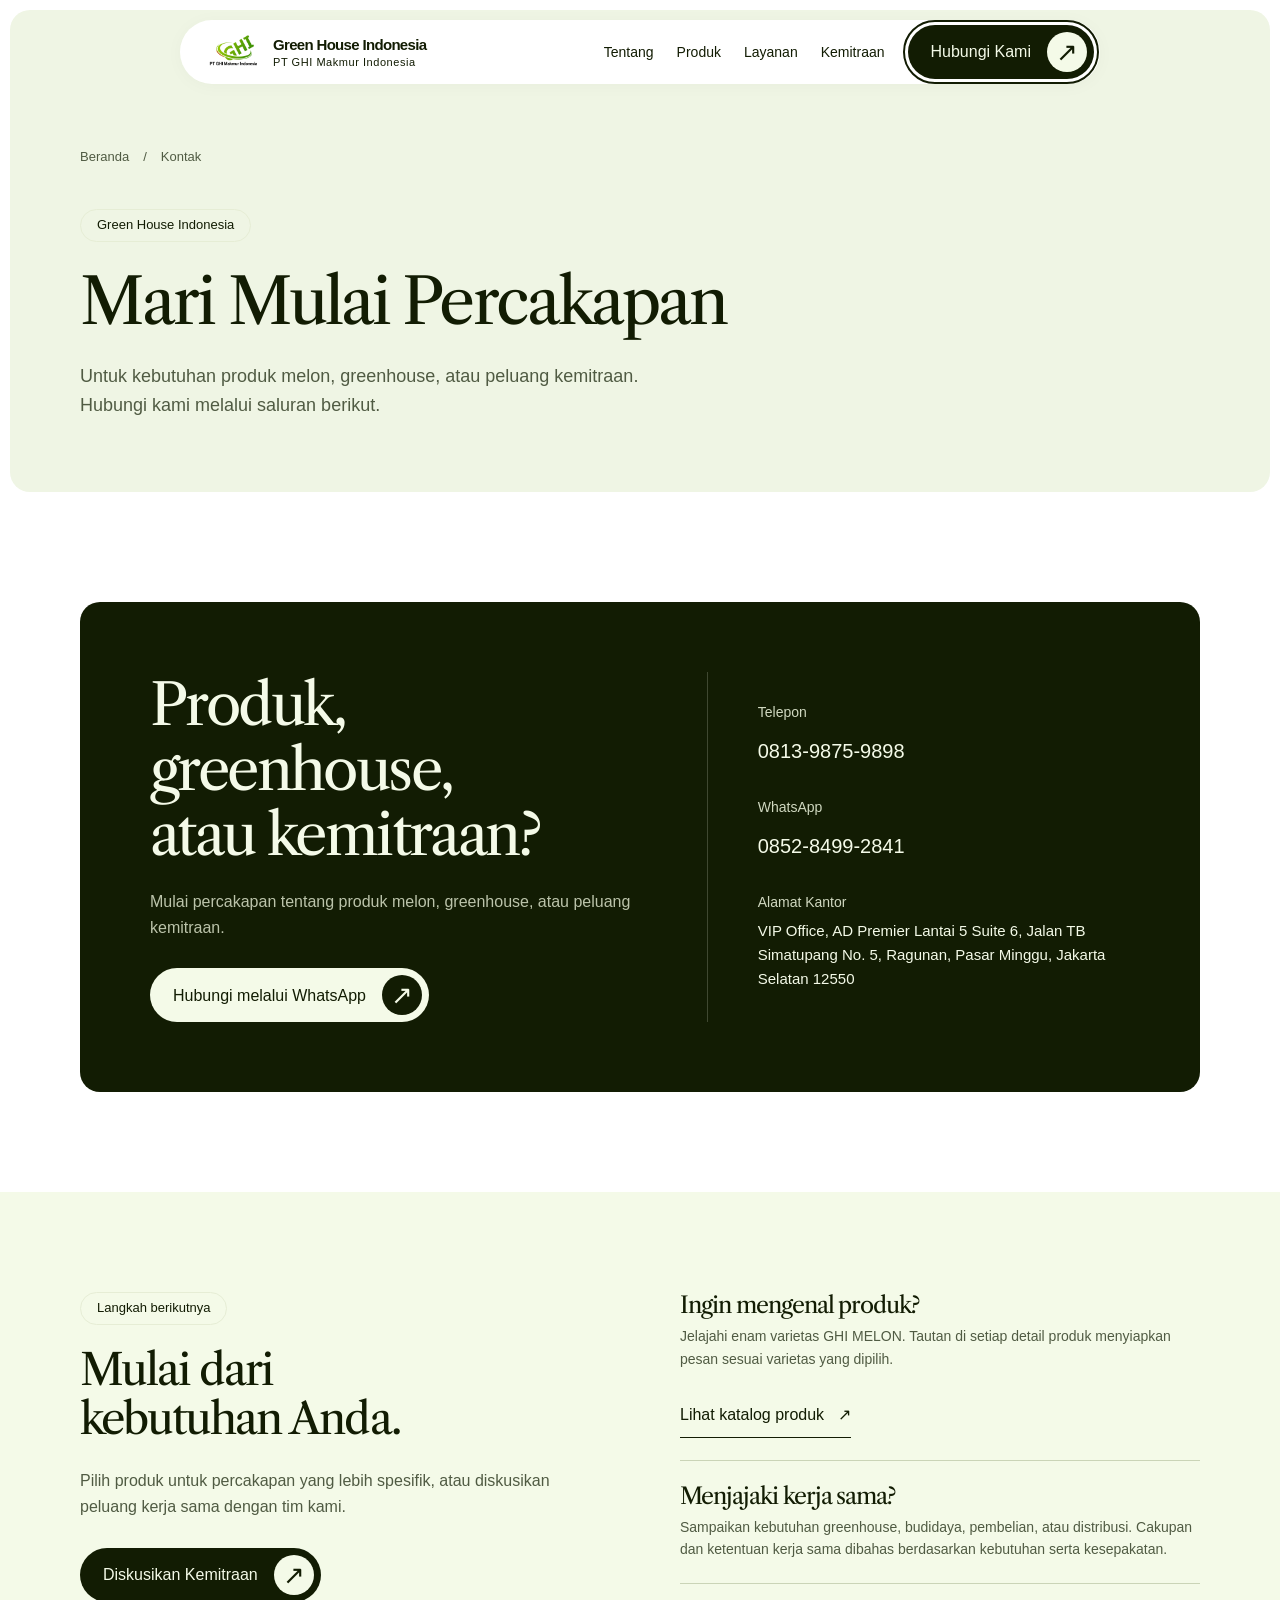
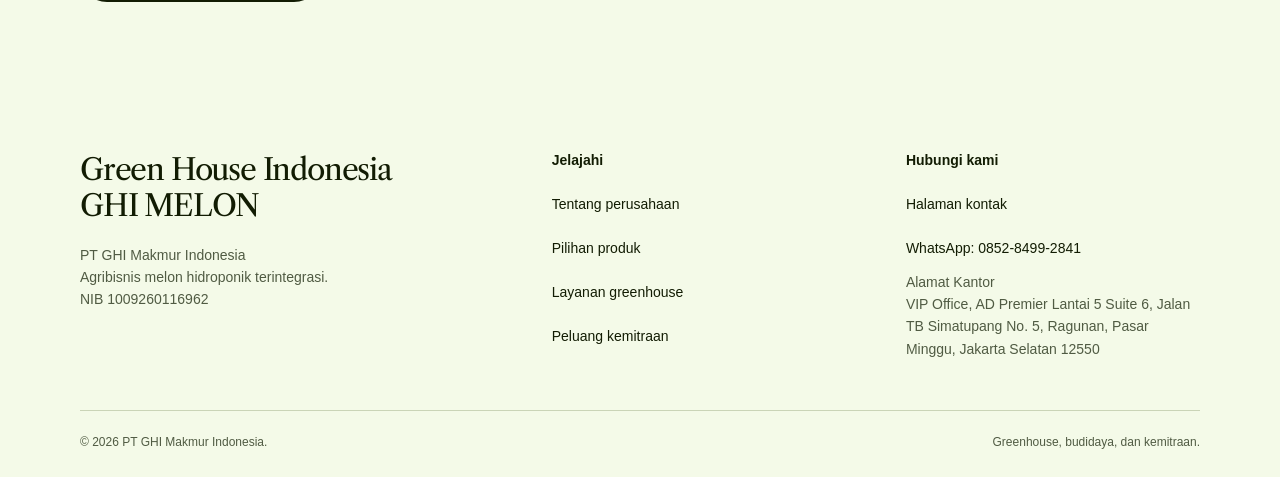
<file: kontak.html>
<!doctype html>
<html lang="id"><head><meta charset="utf-8"><meta name="viewport" content="width=device-width, initial-scale=1"><meta name="theme-color" content="#121c03"><title>Kontak | Green House Indonesia & GHI MELON</title><meta name="description" content="Hubungi Green House Indonesia dan GHI MELON melalui telepon atau WhatsApp. Informasi alamat kantor dan percakapan produk maupun kemitraan."><link rel="stylesheet" href="assets/css/styles.css"><script src="assets/js/main.js" defer></script></head><body><a class="skip-link" href="#konten-utama">Lewati ke konten utama</a>
<header class="site-header"><div class="nav-row">
<a class="wordmark" href="index.html" aria-label="Green House Indonesia — Beranda"><img class="brand-logo" src="assets/images/brand/ghi-makmur-logo.webp" width="192" height="142" alt="Logo GHI Makmur Indonesia"><div>Green House Indonesia<span>PT GHI Makmur Indonesia</span></div></a>
<button data-menu-toggle class="menu-toggle" type="button" aria-label="Buka menu navigasi" aria-controls="navigasi-utama" aria-expanded="false" hidden><span></span><span></span></button>
<nav class="main-nav" id="navigasi-utama" aria-label="Navigasi utama"><a href="tentang.html">Tentang</a><a href="katalog.html">Produk</a><a href="index.html#layanan">Layanan</a><a href="index.html#kemitraan">Kemitraan</a><a class="button" href="kontak.html" aria-current="page">Hubungi Kami<span class="arrow" aria-hidden="true">↗</span></a></nav></div></header><main id="konten-utama" tabindex="-1">
<section class="page-intro"><div class="container">
<nav class="breadcrumb" aria-label="Breadcrumb"><a href="index.html">Beranda</a><span aria-hidden="true">/</span><span aria-current="page">Kontak</span></nav>
<span class="pill">Green House Indonesia</span><h1>Mari Mulai Percakapan</h1><p>Untuk kebutuhan produk melon, greenhouse, atau peluang kemitraan. Hubungi kami melalui saluran berikut.</p>
</div></section><section class="section" id="hubungi"><div class="container"><div class="contact-panel"><div><h2>Produk, greenhouse,<br>atau kemitraan?</h2><p>Mulai percakapan tentang produk melon, greenhouse, atau peluang kemitraan.</p><a class="button light" href="https://wa.me/6285284992841">Hubungi melalui WhatsApp<span class="arrow" aria-hidden="true">↗</span></a></div><div class="contact-details"><div><h3>Telepon</h3><a href="tel:+6281398759898">0813-9875-9898</a></div><div><h3>WhatsApp</h3><a href="https://wa.me/6285284992841">0852-8499-2841</a></div><div><h3>Alamat Kantor</h3><address>VIP Office, AD Premier Lantai 5 Suite 6, Jalan TB Simatupang No. 5, Ragunan, Pasar Minggu, Jakarta Selatan 12550</address></div></div></div></div></section><section class="section pale"><div class="container partner-layout"><div><span class="pill">Langkah berikutnya</span><h2>Mulai dari kebutuhan Anda.</h2><p>Pilih produk untuk percakapan yang lebih spesifik, atau diskusikan peluang kerja sama dengan tim kami.</p><a class="button" href="https://wa.me/6285284992841?text=Halo%20Green%20House%20Indonesia%2C%20saya%20ingin%20berdiskusi%20mengenai%20peluang%20kemitraan.">Diskusikan Kemitraan<span class="arrow" aria-hidden="true">↗</span></a></div><ul class="partner-options"><li><div><h3>Ingin mengenal produk?</h3><p>Jelajahi enam varietas GHI MELON. Tautan di setiap detail produk menyiapkan pesan sesuai varietas yang dipilih.</p><a class="text-link" href="katalog.html">Lihat katalog produk <span aria-hidden="true">↗</span></a></div></li><li><div><h3>Menjajaki kerja sama?</h3><p>Sampaikan kebutuhan greenhouse, budidaya, pembelian, atau distribusi. Cakupan dan ketentuan kerja sama dibahas berdasarkan kebutuhan serta kesepakatan.</p></div></li></ul></div></section>
</main><footer class="site-footer"><div class="container"><div class="footer-top"><div><div class="footer-brand">Green House Indonesia<br>GHI MELON</div><p>PT GHI Makmur Indonesia<br>Agribisnis melon hidroponik terintegrasi.</p><p>NIB 1009260116962</p></div><div><h2>Jelajahi</h2><nav class="footer-links" aria-label="Navigasi footer"><a href="tentang.html">Tentang perusahaan</a><a href="katalog.html">Pilihan produk</a><a href="index.html#layanan">Layanan greenhouse</a><a href="index.html#kemitraan">Peluang kemitraan</a></nav></div><div><h2>Hubungi kami</h2><div class="footer-links"><a href="kontak.html">Halaman kontak</a><a href="https://wa.me/6285284992841">WhatsApp: 0852-8499-2841</a></div><p>Alamat Kantor<br>VIP Office, AD Premier Lantai 5 Suite 6, Jalan TB Simatupang No. 5, Ragunan, Pasar Minggu, Jakarta Selatan 12550</p></div></div><div class="footer-bottom"><span>© 2026 PT GHI Makmur Indonesia.</span><span>Greenhouse, budidaya, dan kemitraan.</span></div></div></footer></body></html>
</file>
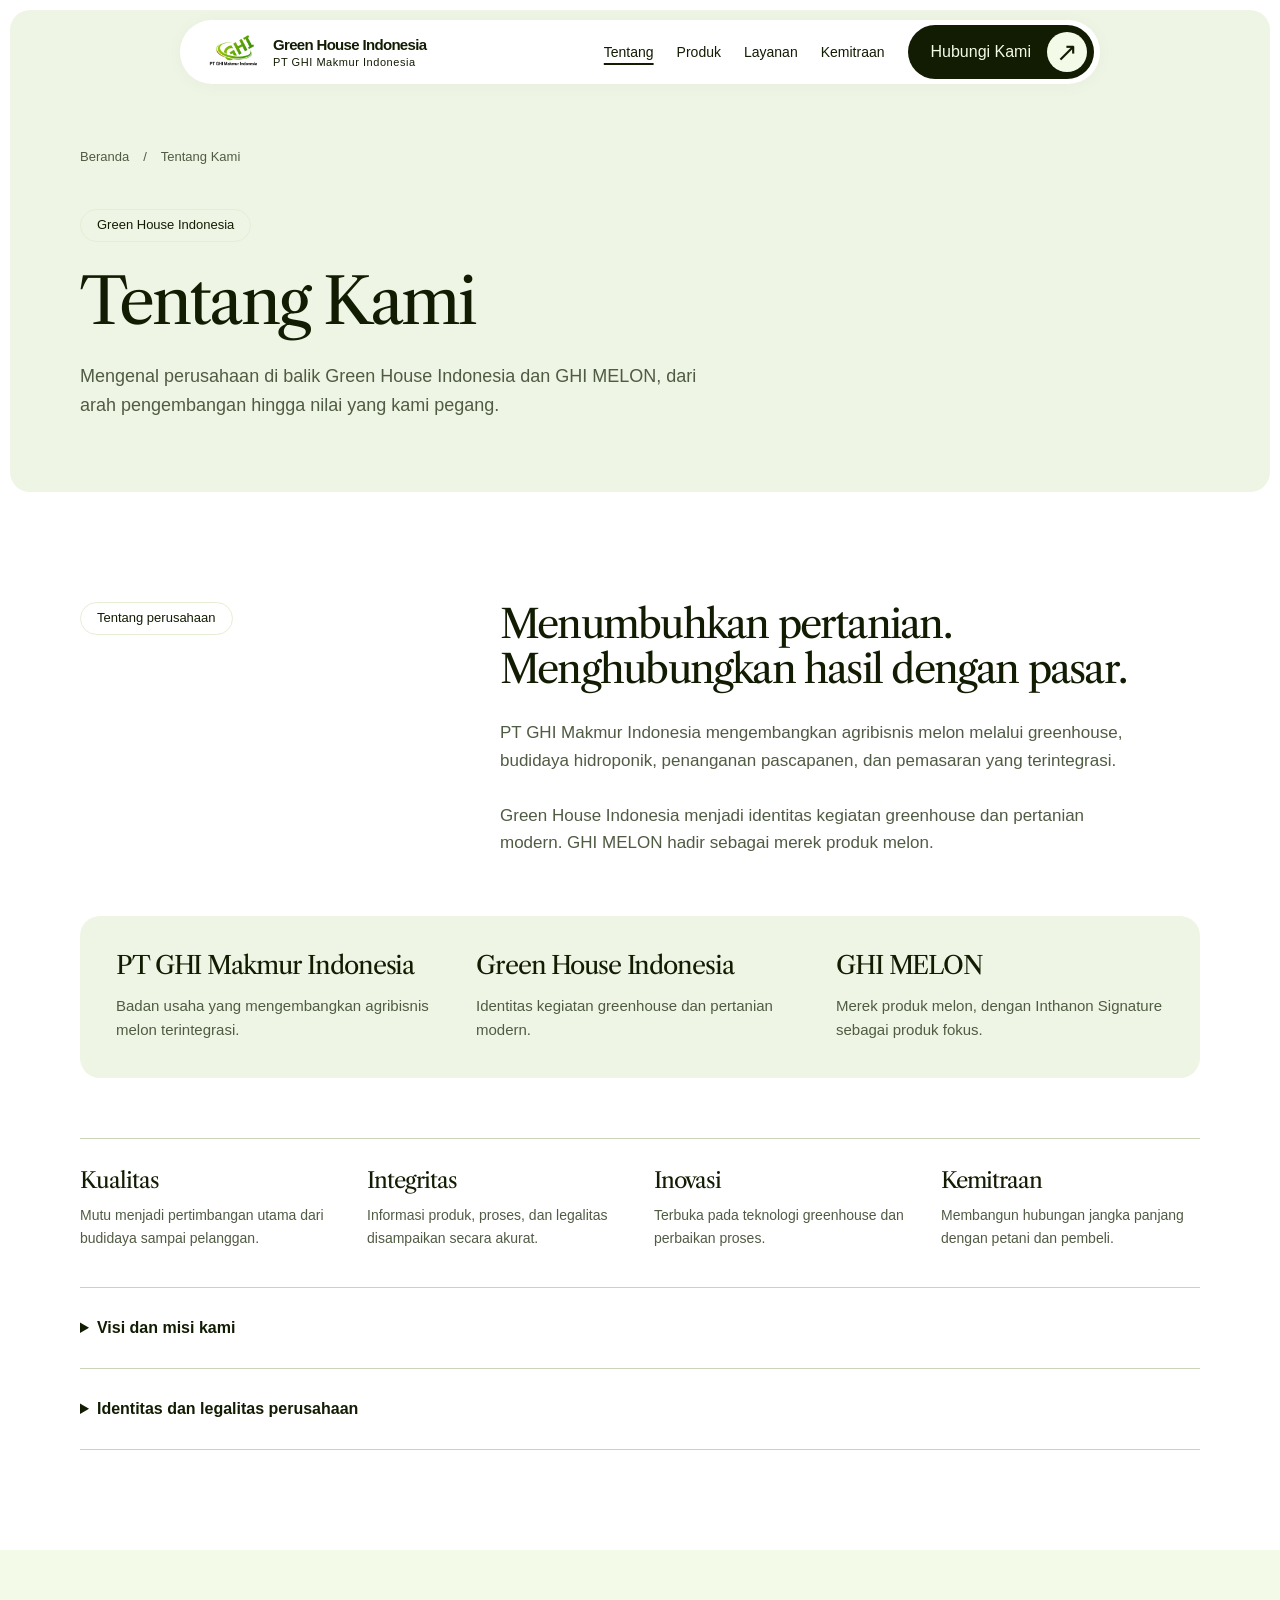
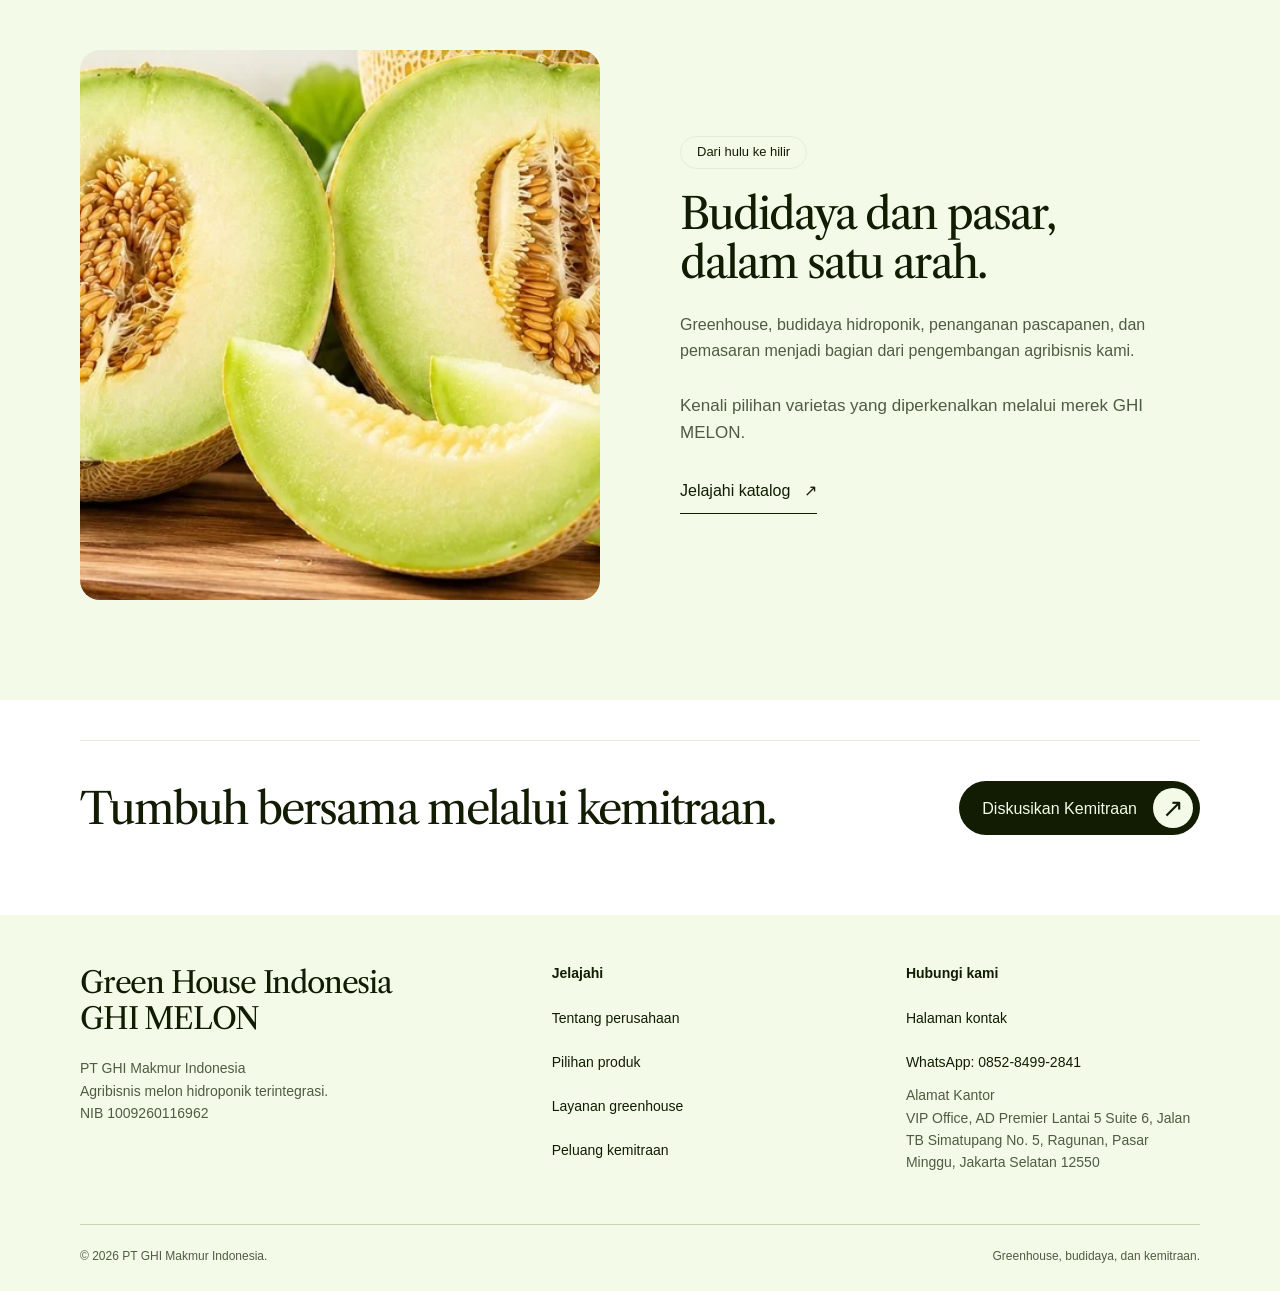
<file: tentang.html>
<!doctype html>
<html lang="id"><head><meta charset="utf-8"><meta name="viewport" content="width=device-width, initial-scale=1"><meta name="theme-color" content="#121c03"><title>Tentang Kami | PT GHI Makmur Indonesia</title><meta name="description" content="Kenali PT GHI Makmur Indonesia, Green House Indonesia, dan GHI MELON: profil, nilai, visi, serta arah pengembangan agribisnis melon."><link rel="stylesheet" href="assets/css/styles.css"><script src="assets/js/main.js" defer></script></head><body><a class="skip-link" href="#konten-utama">Lewati ke konten utama</a>
<header class="site-header"><div class="nav-row">
<a class="wordmark" href="index.html" aria-label="Green House Indonesia — Beranda"><img class="brand-logo" src="assets/images/brand/ghi-makmur-logo.webp" width="192" height="142" alt="Logo GHI Makmur Indonesia"><div>Green House Indonesia<span>PT GHI Makmur Indonesia</span></div></a>
<button data-menu-toggle class="menu-toggle" type="button" aria-label="Buka menu navigasi" aria-controls="navigasi-utama" aria-expanded="false" hidden><span></span><span></span></button>
<nav class="main-nav" id="navigasi-utama" aria-label="Navigasi utama"><a href="tentang.html" aria-current="page">Tentang</a><a href="katalog.html">Produk</a><a href="index.html#layanan">Layanan</a><a href="index.html#kemitraan">Kemitraan</a><a class="button" href="kontak.html">Hubungi Kami<span class="arrow" aria-hidden="true">↗</span></a></nav></div></header><main id="konten-utama" tabindex="-1">
<section class="page-intro"><div class="container">
<nav class="breadcrumb" aria-label="Breadcrumb"><a href="index.html">Beranda</a><span aria-hidden="true">/</span><span aria-current="page">Tentang Kami</span></nav>
<span class="pill">Green House Indonesia</span><h1>Tentang Kami</h1><p>Mengenal perusahaan di balik Green House Indonesia dan GHI MELON, dari arah pengembangan hingga nilai yang kami pegang.</p>
</div></section><section class="section" id="profil"><div class="container"><div class="about-intro"><div><span class="pill">Tentang perusahaan</span></div><div><h2>Menumbuhkan pertanian. Menghubungkan hasil dengan pasar.</h2><p class="about-copy">PT GHI Makmur Indonesia mengembangkan agribisnis melon melalui greenhouse, budidaya hidroponik, penanganan pascapanen, dan pemasaran yang terintegrasi.</p><p class="about-copy">Green House Indonesia menjadi identitas kegiatan greenhouse dan pertanian modern. GHI MELON hadir sebagai merek produk melon.</p></div></div><div class="brand-roles"><div><h3>PT GHI Makmur Indonesia</h3><p>Badan usaha yang mengembangkan agribisnis melon terintegrasi.</p></div><div><h3>Green House Indonesia</h3><p>Identitas kegiatan greenhouse dan pertanian modern.</p></div><div><h3>GHI MELON</h3><p>Merek produk melon, dengan Inthanon Signature sebagai produk fokus.</p></div></div><div class="values"><div><h3>Kualitas</h3><p>Mutu menjadi pertimbangan utama dari budidaya sampai pelanggan.</p></div><div><h3>Integritas</h3><p>Informasi produk, proses, dan legalitas disampaikan secara akurat.</p></div><div><h3>Inovasi</h3><p>Terbuka pada teknologi greenhouse dan perbaikan proses.</p></div><div><h3>Kemitraan</h3><p>Membangun hubungan jangka panjang dengan petani dan pembeli.</p></div></div><div class="disclosures"><details><summary>Visi dan misi kami</summary><p>Menjadi perusahaan agribisnis melon hidroponik Indonesia yang terpercaya, terintegrasi, dan berorientasi pada kualitas melalui pengembangan greenhouse modern serta jaringan pemasaran yang kuat.</p><ul><li>Mengembangkan fasilitas greenhouse yang dirancang sesuai kebutuhan budidaya dan kondisi lokasi.</li><li>Menerapkan praktik budidaya yang terencana, terdokumentasi, dan berfokus pada konsistensi hasil.</li><li>Membangun identitas produk melon yang jelas melalui pemilihan varietas, standar mutu, dan kemasan yang tepat.</li><li>Menghubungkan produksi dengan pasar melalui pemasaran, distribusi, dan kemitraan yang saling menguntungkan.</li><li>Mendorong kemitraan petani dan peningkatan kapasitas melalui pendampingan serta koordinasi operasional.</li><li>Menumbuhkan bisnis secara bertahap dengan tata kelola, kepatuhan, dan evaluasi kinerja yang berkelanjutan.</li></ul></details><details><summary>Identitas dan legalitas perusahaan</summary><p>PT GHI Makmur Indonesia, berkedudukan di Jakarta Selatan, DKI Jakarta. Informasi berikut mengikuti profil perusahaan.</p><ul><li>NIB 1009260116962, diterbitkan 10 September 2026.</li><li>Akta pendirian No. 106, tanggal 8 September 2026.</li><li>Pengesahan AHU-0072967.AH.01.01.TAHUN 2026, tanggal 9 September 2026.</li><li>PMDN; skala kegiatan pada NIB: Usaha Mikro.</li><li>KBLI 01132 — Pertanian Buah Semusim; 46312 — Perdagangan Besar Buah-buahan; 41019 — Konstruksi Konvensional Gedung Lainnya.</li></ul></details></div></div></section><section class="section pale"><div class="container quality-layout"><img class="quality-image" src="assets/images/products/inthanon-signature/utama-800.webp" srcset="assets/images/products/inthanon-signature/utama-480.webp 480w, assets/images/products/inthanon-signature/utama-800.webp 800w" sizes="(max-width: 767px) calc(100vw - 32px), 550px" width="800" height="465" alt="Belahan melon Inthanon Signature dengan daging hijau muda" loading="lazy" decoding="async"><div><span class="pill">Dari hulu ke hilir</span><h2>Budidaya dan pasar,<br>dalam satu arah.</h2><p>Greenhouse, budidaya hidroponik, penanganan pascapanen, dan pemasaran menjadi bagian dari pengembangan agribisnis kami.</p><p class="about-copy">Kenali pilihan varietas yang diperkenalkan melalui merek GHI MELON.</p><a class="text-link" href="katalog.html">Jelajahi katalog <span aria-hidden="true">↗</span></a></div></div></section><div class="product-cta"><div class="container product-cta-inner"><h2>Tumbuh bersama melalui kemitraan.</h2><a class="button" href="https://wa.me/6285284992841?text=Halo%20Green%20House%20Indonesia%2C%20saya%20ingin%20berdiskusi%20mengenai%20peluang%20kemitraan.">Diskusikan Kemitraan<span class="arrow" aria-hidden="true">↗</span></a></div></div>
</main><footer class="site-footer"><div class="container"><div class="footer-top"><div><div class="footer-brand">Green House Indonesia<br>GHI MELON</div><p>PT GHI Makmur Indonesia<br>Agribisnis melon hidroponik terintegrasi.</p><p>NIB 1009260116962</p></div><div><h2>Jelajahi</h2><nav class="footer-links" aria-label="Navigasi footer"><a href="tentang.html">Tentang perusahaan</a><a href="katalog.html">Pilihan produk</a><a href="index.html#layanan">Layanan greenhouse</a><a href="index.html#kemitraan">Peluang kemitraan</a></nav></div><div><h2>Hubungi kami</h2><div class="footer-links"><a href="kontak.html">Halaman kontak</a><a href="https://wa.me/6285284992841">WhatsApp: 0852-8499-2841</a></div><p>Alamat Kantor<br>VIP Office, AD Premier Lantai 5 Suite 6, Jalan TB Simatupang No. 5, Ragunan, Pasar Minggu, Jakarta Selatan 12550</p></div></div><div class="footer-bottom"><span>© 2026 PT GHI Makmur Indonesia.</span><span>Greenhouse, budidaya, dan kemitraan.</span></div></div></footer></body></html>
</file>
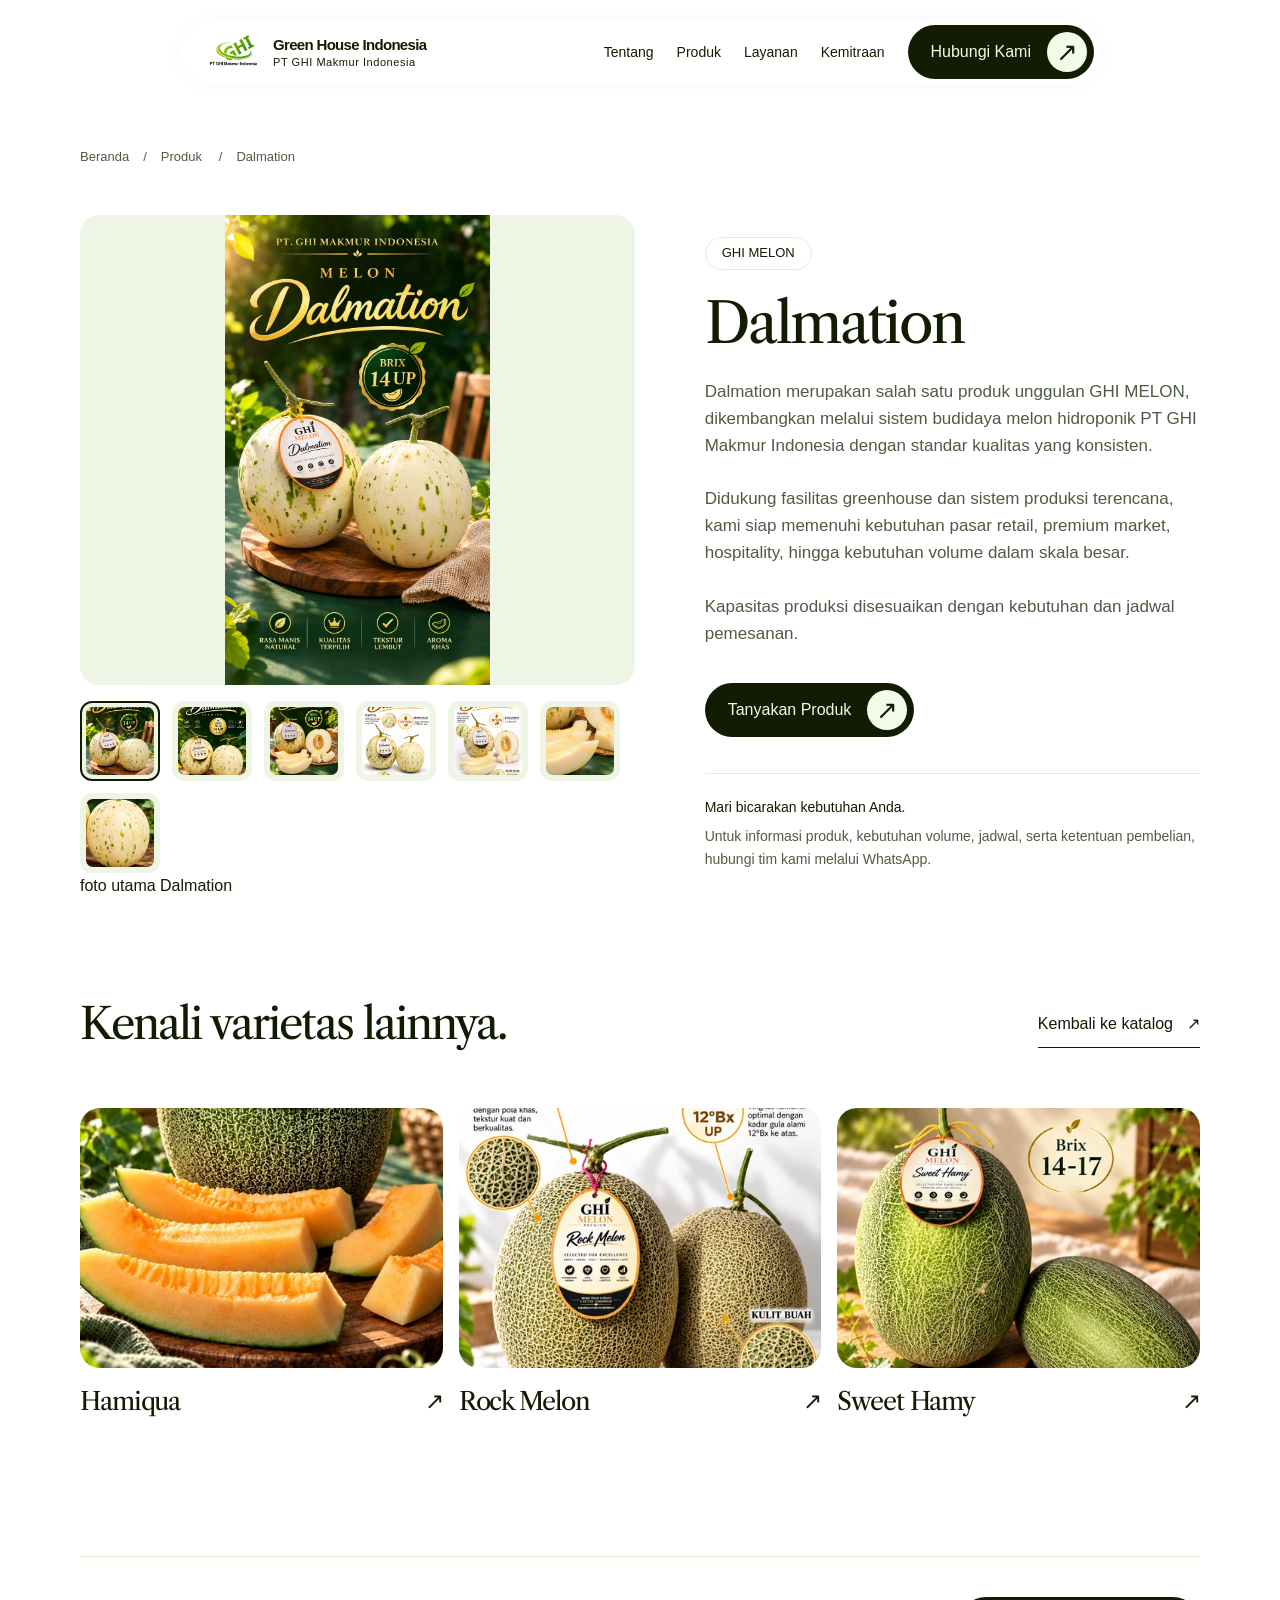
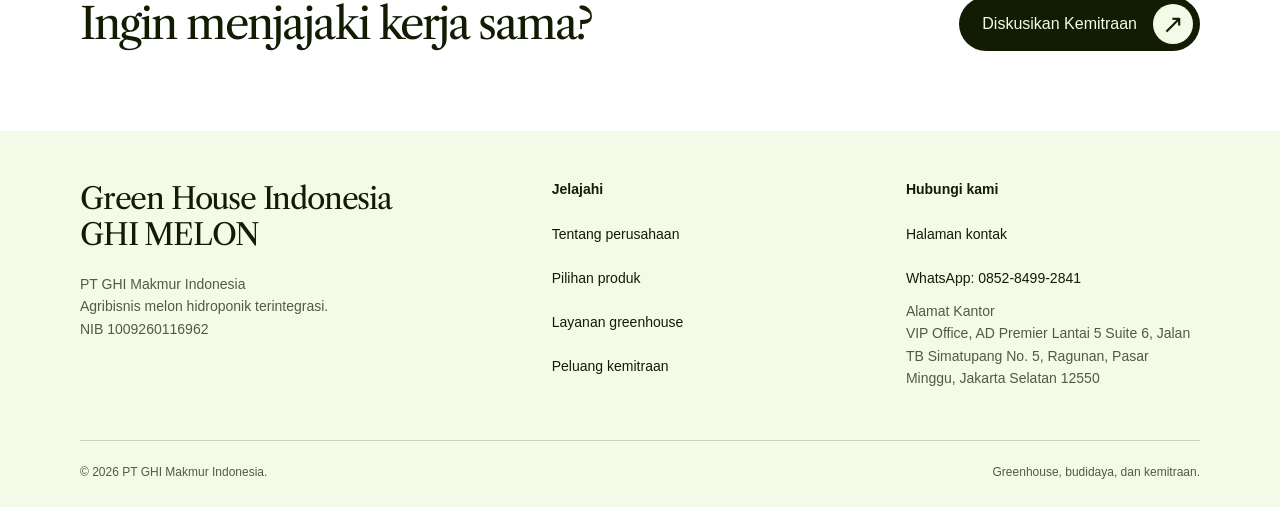
<file: produk/dalmation.html>
<!doctype html>
<html lang="id"><head><meta charset="utf-8"><meta name="viewport" content="width=device-width, initial-scale=1"><meta name="theme-color" content="#121c03"><title>Dalmation | Katalog GHI MELON</title><meta name="description" content="Kenali Dalmation dalam katalog GHI MELON. Lihat foto produk dan hubungi PT GHI Makmur Indonesia untuk kebutuhan pembelian."><link rel="stylesheet" href="../assets/css/styles.css"><script src="../assets/js/main.js" defer></script></head><body><a class="skip-link" href="#konten-utama">Lewati ke konten utama</a>
<header class="site-header"><div class="nav-row">
<a class="wordmark" href="../index.html" aria-label="Green House Indonesia — Beranda"><img class="brand-logo" src="../assets/images/brand/ghi-makmur-logo.webp" width="192" height="142" alt="Logo GHI Makmur Indonesia"><div>Green House Indonesia<span>PT GHI Makmur Indonesia</span></div></a>
<button data-menu-toggle class="menu-toggle" type="button" aria-label="Buka menu navigasi" aria-controls="navigasi-utama" aria-expanded="false" hidden><span></span><span></span></button>
<nav class="main-nav" id="navigasi-utama" aria-label="Navigasi utama"><a href="../tentang.html">Tentang</a><a href="../katalog.html">Produk</a><a href="../index.html#layanan">Layanan</a><a href="../index.html#kemitraan">Kemitraan</a><a class="button" href="../kontak.html">Hubungi Kami<span class="arrow" aria-hidden="true">↗</span></a></nav></div></header><main class="product-main" id="konten-utama" tabindex="-1"><div class="container"><nav class="breadcrumb" aria-label="Breadcrumb"><a href="../index.html">Beranda</a><span aria-hidden="true">/</span><a href="../katalog.html">Produk</a><span aria-hidden="true">/</span><span aria-current="page">Dalmation</span></nav><div class="product-layout"><div data-gallery><div class="gallery-frames"><figure class="gallery-frame" id="foto-baru-1" data-gallery-image><img class="" src="../assets/images/products/dalmation/foto-baru-1-800.webp" srcset="../assets/images/products/dalmation/foto-baru-1-480.webp 480w, ../assets/images/products/dalmation/foto-baru-1-800.webp 800w" sizes="(max-width: 767px) calc(100vw - 32px), 550px" width="800" height="1421" alt="Dua melon Dalmation berkulit krem berbintik hijau dengan label GHI MELON" fetchpriority="high"></figure><figure class="gallery-frame" id="foto-baru-2" data-gallery-image><img class="" src="../assets/images/products/dalmation/foto-baru-2-800.webp" srcset="../assets/images/products/dalmation/foto-baru-2-480.webp 480w, ../assets/images/products/dalmation/foto-baru-2-800.webp 800w" sizes="(max-width: 767px) calc(100vw - 32px), 550px" width="800" height="1420" alt="Poster produk Dalmation, foto 2" loading="lazy" decoding="async"></figure><figure class="gallery-frame" id="foto-baru-3" data-gallery-image><img class="" src="../assets/images/products/dalmation/foto-baru-3-800.webp" srcset="../assets/images/products/dalmation/foto-baru-3-480.webp 480w, ../assets/images/products/dalmation/foto-baru-3-800.webp 800w" sizes="(max-width: 767px) calc(100vw - 32px), 550px" width="800" height="1421" alt="Poster produk Dalmation, foto 3" loading="lazy" decoding="async"></figure><figure class="gallery-frame" id="foto-baru-4" data-gallery-image><img class="" src="../assets/images/products/dalmation/foto-baru-4-800.webp" srcset="../assets/images/products/dalmation/foto-baru-4-480.webp 480w, ../assets/images/products/dalmation/foto-baru-4-800.webp 800w" sizes="(max-width: 767px) calc(100vw - 32px), 550px" width="800" height="1421" alt="Poster produk Dalmation, foto 4" loading="lazy" decoding="async"></figure><figure class="gallery-frame" id="foto-baru-5" data-gallery-image><img class="" src="../assets/images/products/dalmation/foto-baru-5-800.webp" srcset="../assets/images/products/dalmation/foto-baru-5-480.webp 480w, ../assets/images/products/dalmation/foto-baru-5-800.webp 800w" sizes="(max-width: 767px) calc(100vw - 32px), 550px" width="800" height="1421" alt="Poster produk Dalmation, foto 5" loading="lazy" decoding="async"></figure><figure class="gallery-frame" id="foto-utama" data-gallery-image><img class="" src="../assets/images/products/dalmation/utama-800.webp" srcset="../assets/images/products/dalmation/utama-480.webp 480w, ../assets/images/products/dalmation/utama-800.webp 800w" sizes="(max-width: 767px) calc(100vw - 32px), 550px" width="800" height="357" alt="Belahan dan irisan melon Dalmation berdaging krem" loading="lazy" decoding="async"></figure><figure class="gallery-frame" id="foto-detail" data-gallery-image><img class="" src="../assets/images/products/dalmation/detail-1-470.webp" srcset="../assets/images/products/dalmation/detail-1-470.webp 470w" sizes="(max-width: 767px) calc(100vw - 32px), 550px" width="470" height="670" alt="Foto tambahan Dalmation: buah utuh tanpa potongan" loading="lazy" decoding="async"></figure></div><div class="gallery-thumbs" data-gallery-controls hidden><button type="button" data-gallery-thumb data-image="foto-baru-1" aria-controls="foto-baru-1" aria-label="Tampilkan foto utama Dalmation" aria-pressed="true"><img class="" src="../assets/images/products/dalmation/foto-baru-1-480.webp" srcset="../assets/images/products/dalmation/foto-baru-1-480.webp 480w, ../assets/images/products/dalmation/foto-baru-1-800.webp 800w" sizes="80px" width="800" height="1421" alt="Dua melon Dalmation berkulit krem berbintik hijau dengan label GHI MELON" loading="lazy" decoding="async"></button><button type="button" data-gallery-thumb data-image="foto-baru-2" aria-controls="foto-baru-2" aria-label="Tampilkan foto 2 Dalmation" aria-pressed="false"><img class="" src="../assets/images/products/dalmation/foto-baru-2-480.webp" srcset="../assets/images/products/dalmation/foto-baru-2-480.webp 480w, ../assets/images/products/dalmation/foto-baru-2-800.webp 800w" sizes="80px" width="800" height="1420" alt="Poster produk Dalmation, foto 2" loading="lazy" decoding="async"></button><button type="button" data-gallery-thumb data-image="foto-baru-3" aria-controls="foto-baru-3" aria-label="Tampilkan foto 3 Dalmation" aria-pressed="false"><img class="" src="../assets/images/products/dalmation/foto-baru-3-480.webp" srcset="../assets/images/products/dalmation/foto-baru-3-480.webp 480w, ../assets/images/products/dalmation/foto-baru-3-800.webp 800w" sizes="80px" width="800" height="1421" alt="Poster produk Dalmation, foto 3" loading="lazy" decoding="async"></button><button type="button" data-gallery-thumb data-image="foto-baru-4" aria-controls="foto-baru-4" aria-label="Tampilkan foto 4 Dalmation" aria-pressed="false"><img class="" src="../assets/images/products/dalmation/foto-baru-4-480.webp" srcset="../assets/images/products/dalmation/foto-baru-4-480.webp 480w, ../assets/images/products/dalmation/foto-baru-4-800.webp 800w" sizes="80px" width="800" height="1421" alt="Poster produk Dalmation, foto 4" loading="lazy" decoding="async"></button><button type="button" data-gallery-thumb data-image="foto-baru-5" aria-controls="foto-baru-5" aria-label="Tampilkan foto 5 Dalmation" aria-pressed="false"><img class="" src="../assets/images/products/dalmation/foto-baru-5-480.webp" srcset="../assets/images/products/dalmation/foto-baru-5-480.webp 480w, ../assets/images/products/dalmation/foto-baru-5-800.webp 800w" sizes="80px" width="800" height="1421" alt="Poster produk Dalmation, foto 5" loading="lazy" decoding="async"></button><button type="button" data-gallery-thumb data-image="foto-utama" aria-controls="foto-utama" aria-label="Tampilkan foto sebelumnya Dalmation" aria-pressed="false"><img class="" src="../assets/images/products/dalmation/utama-800.webp" srcset="../assets/images/products/dalmation/utama-480.webp 480w, ../assets/images/products/dalmation/utama-800.webp 800w" sizes="(max-width: 767px) calc(100vw - 32px), 550px" width="800" height="357" alt="Belahan dan irisan melon Dalmation berdaging krem" loading="lazy" decoding="async"></button><button type="button" data-gallery-thumb data-image="foto-detail" aria-controls="foto-detail" aria-label="Tampilkan foto tambahan Dalmation" aria-pressed="false"><img class="" src="../assets/images/products/dalmation/detail-1-470.webp" srcset="../assets/images/products/dalmation/detail-1-470.webp 470w" sizes="(max-width: 767px) calc(100vw - 32px), 550px" width="470" height="670" alt="Foto tambahan Dalmation: buah utuh tanpa potongan" loading="lazy" decoding="async"></button></div><p class="gallery-status" role="status" data-gallery-status hidden>Foto utama Dalmation</p></div><div class="product-info"><span class="pill">GHI MELON</span><h1>Dalmation</h1><p>Dalmation merupakan salah satu produk unggulan GHI MELON, dikembangkan melalui sistem budidaya melon hidroponik PT GHI Makmur Indonesia dengan standar kualitas yang konsisten.</p><p>Didukung fasilitas greenhouse dan sistem produksi terencana, kami siap memenuhi kebutuhan pasar retail, premium market, hospitality, hingga kebutuhan volume dalam skala besar.</p><p>Kapasitas produksi disesuaikan dengan kebutuhan dan jadwal pemesanan.</p><a class="button" href="https://wa.me/6285284992841?text=Halo%20GHI%20MELON%2C%20saya%20ingin%20menanyakan%20produk%20Dalmation.">Tanyakan Produk<span class="arrow" aria-hidden="true">↗</span></a><div class="product-note"><strong>Mari bicarakan kebutuhan Anda.</strong><p>Untuk informasi produk, kebutuhan volume, jadwal, serta ketentuan pembelian, hubungi tim kami melalui WhatsApp.</p></div></div></div></div><section class="section"><div class="container"><div class="section-heading"><h2>Kenali varietas lainnya.</h2><a class="text-link" href="../katalog.html">Kembali ke katalog <span aria-hidden="true">↗</span></a></div><div class="related-grid"><a class="related-card" href="hamiqua.html"><img class="" src="../assets/images/products/hamiqua/utama-800.webp" srcset="../assets/images/products/hamiqua/utama-480.webp 480w, ../assets/images/products/hamiqua/utama-800.webp 800w" sizes="(max-width: 767px) 100vw, 367px" width="800" height="510" alt="Irisan melon Hamiqua berdaging oranye di atas alas kayu" loading="lazy" decoding="async"><h3>Hamiqua<span aria-hidden="true">↗</span></h3></a><a class="related-card" href="rock-melon.html"><img class="" src="../assets/images/products/rock-melon/foto-baru-1-800.webp" srcset="../assets/images/products/rock-melon/foto-baru-1-480.webp 480w, ../assets/images/products/rock-melon/foto-baru-1-800.webp 800w" sizes="(max-width: 767px) 100vw, 367px" width="800" height="1421" alt="Dua Rock Melon berkulit berjala dengan label GHI MELON" loading="lazy" decoding="async"><h3>Rock Melon<span aria-hidden="true">↗</span></h3></a><a class="related-card" href="sweet-hamy.html"><img class="" src="../assets/images/products/sweet-hamy/foto-baru-3-800.webp" srcset="../assets/images/products/sweet-hamy/foto-baru-3-480.webp 480w, ../assets/images/products/sweet-hamy/foto-baru-3-800.webp 800w" sizes="(max-width: 767px) 100vw, 367px" width="800" height="1421" alt="Dua Sweet Hamy berkulit hijau berjala di atas alas kayu" loading="lazy" decoding="async"><h3>Sweet Hamy<span aria-hidden="true">↗</span></h3></a></div></div></section><div class="product-cta"><div class="container product-cta-inner"><h2>Ingin menjajaki kerja sama?</h2><a class="button" href="https://wa.me/6285284992841?text=Halo%20Green%20House%20Indonesia%2C%20saya%20ingin%20berdiskusi%20mengenai%20peluang%20kemitraan.">Diskusikan Kemitraan<span class="arrow" aria-hidden="true">↗</span></a></div></div></main><footer class="site-footer"><div class="container"><div class="footer-top"><div><div class="footer-brand">Green House Indonesia<br>GHI MELON</div><p>PT GHI Makmur Indonesia<br>Agribisnis melon hidroponik terintegrasi.</p><p>NIB 1009260116962</p></div><div><h2>Jelajahi</h2><nav class="footer-links" aria-label="Navigasi footer"><a href="../tentang.html">Tentang perusahaan</a><a href="../katalog.html">Pilihan produk</a><a href="../index.html#layanan">Layanan greenhouse</a><a href="../index.html#kemitraan">Peluang kemitraan</a></nav></div><div><h2>Hubungi kami</h2><div class="footer-links"><a href="../kontak.html">Halaman kontak</a><a href="https://wa.me/6285284992841">WhatsApp: 0852-8499-2841</a></div><p>Alamat Kantor<br>VIP Office, AD Premier Lantai 5 Suite 6, Jalan TB Simatupang No. 5, Ragunan, Pasar Minggu, Jakarta Selatan 12550</p></div></div><div class="footer-bottom"><span>© 2026 PT GHI Makmur Indonesia.</span><span>Greenhouse, budidaya, dan kemitraan.</span></div></div></footer></body></html>
</file>
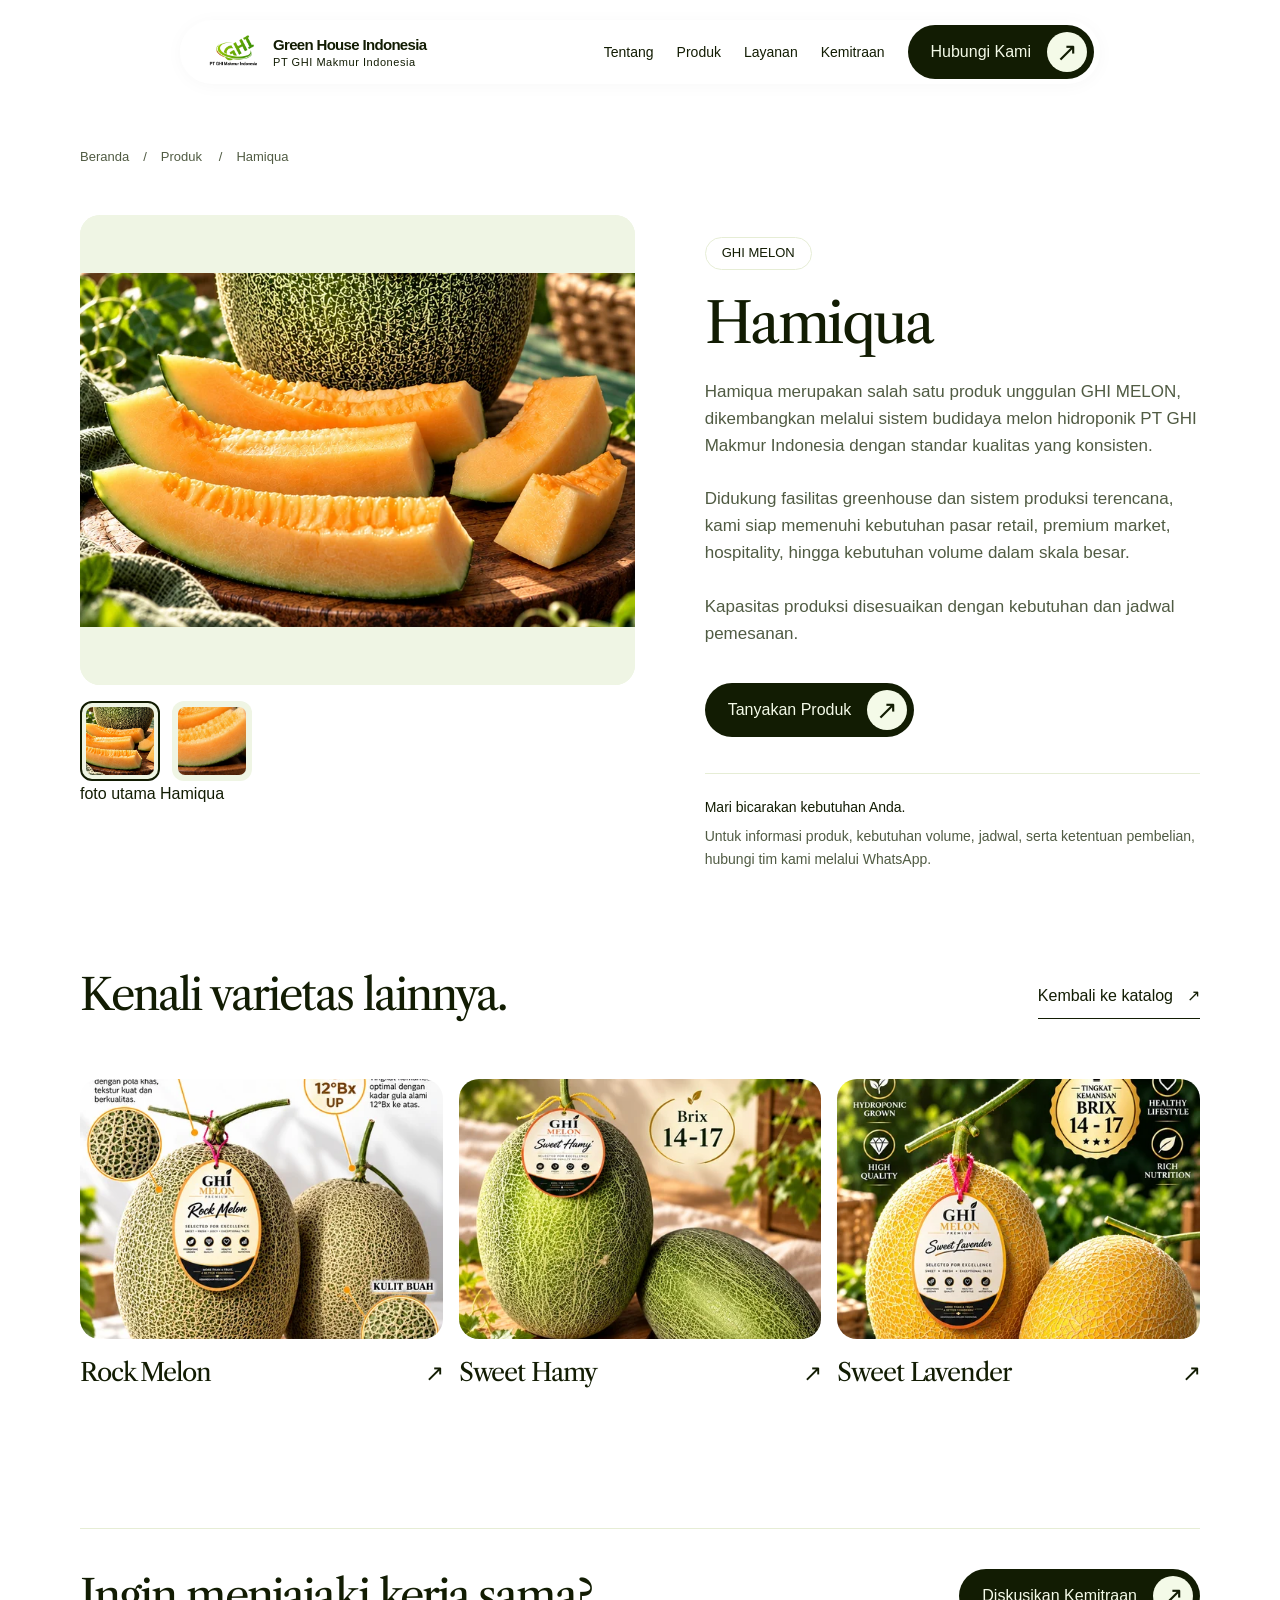
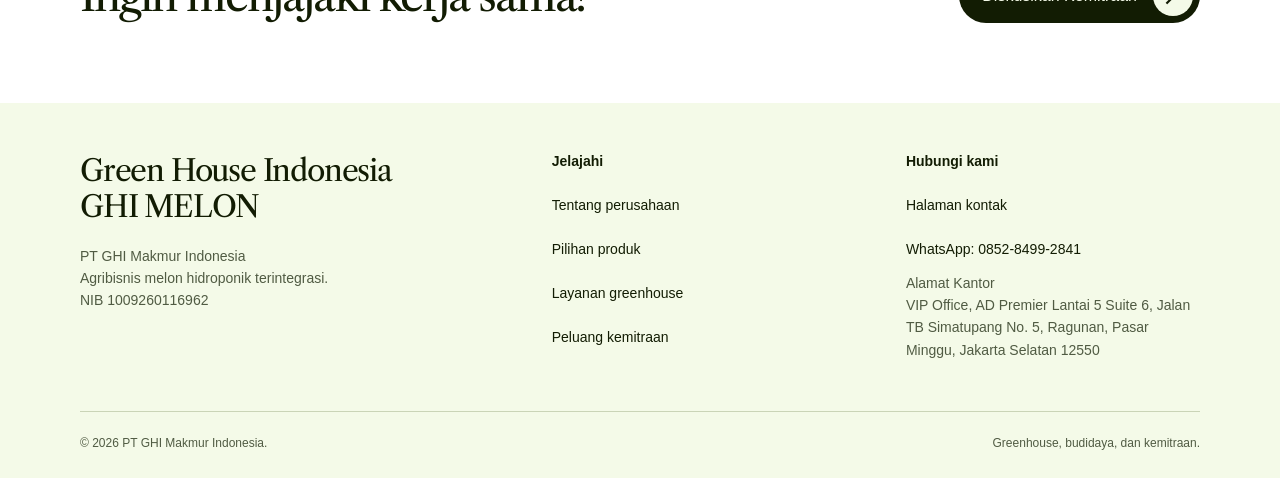
<file: produk/hamiqua.html>
<!doctype html>
<html lang="id"><head><meta charset="utf-8"><meta name="viewport" content="width=device-width, initial-scale=1"><meta name="theme-color" content="#121c03"><title>Hamiqua | Katalog GHI MELON</title><meta name="description" content="Kenali Hamiqua dalam katalog GHI MELON. Lihat foto produk dan hubungi PT GHI Makmur Indonesia untuk kebutuhan pembelian."><link rel="stylesheet" href="../assets/css/styles.css"><script src="../assets/js/main.js" defer></script></head><body><a class="skip-link" href="#konten-utama">Lewati ke konten utama</a>
<header class="site-header"><div class="nav-row">
<a class="wordmark" href="../index.html" aria-label="Green House Indonesia — Beranda"><img class="brand-logo" src="../assets/images/brand/ghi-makmur-logo.webp" width="192" height="142" alt="Logo GHI Makmur Indonesia"><div>Green House Indonesia<span>PT GHI Makmur Indonesia</span></div></a>
<button data-menu-toggle class="menu-toggle" type="button" aria-label="Buka menu navigasi" aria-controls="navigasi-utama" aria-expanded="false" hidden><span></span><span></span></button>
<nav class="main-nav" id="navigasi-utama" aria-label="Navigasi utama"><a href="../tentang.html">Tentang</a><a href="../katalog.html">Produk</a><a href="../index.html#layanan">Layanan</a><a href="../index.html#kemitraan">Kemitraan</a><a class="button" href="../kontak.html">Hubungi Kami<span class="arrow" aria-hidden="true">↗</span></a></nav></div></header><main class="product-main" id="konten-utama" tabindex="-1"><div class="container"><nav class="breadcrumb" aria-label="Breadcrumb"><a href="../index.html">Beranda</a><span aria-hidden="true">/</span><a href="../katalog.html">Produk</a><span aria-hidden="true">/</span><span aria-current="page">Hamiqua</span></nav><div class="product-layout"><div data-gallery><div class="gallery-frames"><figure class="gallery-frame" id="foto-utama" data-gallery-image><img class="" src="../assets/images/products/hamiqua/utama-800.webp" srcset="../assets/images/products/hamiqua/utama-480.webp 480w, ../assets/images/products/hamiqua/utama-800.webp 800w" sizes="(max-width: 767px) calc(100vw - 32px), 550px" width="800" height="510" alt="Irisan melon Hamiqua berdaging oranye di atas alas kayu" fetchpriority="high"></figure><figure class="gallery-frame" id="foto-detail" data-gallery-image><img class="" src="../assets/images/products/hamiqua/detail-1-715.webp" srcset="../assets/images/products/hamiqua/detail-1-480.webp 480w, ../assets/images/products/hamiqua/detail-1-715.webp 715w" sizes="(max-width: 767px) calc(100vw - 32px), 550px" width="715" height="330" alt="Foto tambahan Hamiqua: irisan buah" loading="lazy" decoding="async"></figure></div><div class="gallery-thumbs" data-gallery-controls hidden><button type="button" data-gallery-thumb data-image="foto-utama" aria-controls="foto-utama" aria-label="Tampilkan foto utama Hamiqua" aria-pressed="true"><img class="" src="../assets/images/products/hamiqua/utama-800.webp" srcset="../assets/images/products/hamiqua/utama-480.webp 480w, ../assets/images/products/hamiqua/utama-800.webp 800w" sizes="(max-width: 767px) calc(100vw - 32px), 550px" width="800" height="510" alt="Irisan melon Hamiqua berdaging oranye di atas alas kayu" loading="lazy" decoding="async"></button><button type="button" data-gallery-thumb data-image="foto-detail" aria-controls="foto-detail" aria-label="Tampilkan foto tambahan Hamiqua" aria-pressed="false"><img class="" src="../assets/images/products/hamiqua/detail-1-715.webp" srcset="../assets/images/products/hamiqua/detail-1-480.webp 480w, ../assets/images/products/hamiqua/detail-1-715.webp 715w" sizes="(max-width: 767px) calc(100vw - 32px), 550px" width="715" height="330" alt="Foto tambahan Hamiqua: irisan buah" loading="lazy" decoding="async"></button></div><p class="gallery-status" role="status" data-gallery-status hidden>Foto utama Hamiqua</p></div><div class="product-info"><span class="pill">GHI MELON</span><h1>Hamiqua</h1><p>Hamiqua merupakan salah satu produk unggulan GHI MELON, dikembangkan melalui sistem budidaya melon hidroponik PT GHI Makmur Indonesia dengan standar kualitas yang konsisten.</p><p>Didukung fasilitas greenhouse dan sistem produksi terencana, kami siap memenuhi kebutuhan pasar retail, premium market, hospitality, hingga kebutuhan volume dalam skala besar.</p><p>Kapasitas produksi disesuaikan dengan kebutuhan dan jadwal pemesanan.</p><a class="button" href="https://wa.me/6285284992841?text=Halo%20GHI%20MELON%2C%20saya%20ingin%20menanyakan%20produk%20Hamiqua.">Tanyakan Produk<span class="arrow" aria-hidden="true">↗</span></a><div class="product-note"><strong>Mari bicarakan kebutuhan Anda.</strong><p>Untuk informasi produk, kebutuhan volume, jadwal, serta ketentuan pembelian, hubungi tim kami melalui WhatsApp.</p></div></div></div></div><section class="section"><div class="container"><div class="section-heading"><h2>Kenali varietas lainnya.</h2><a class="text-link" href="../katalog.html">Kembali ke katalog <span aria-hidden="true">↗</span></a></div><div class="related-grid"><a class="related-card" href="rock-melon.html"><img class="" src="../assets/images/products/rock-melon/foto-baru-1-800.webp" srcset="../assets/images/products/rock-melon/foto-baru-1-480.webp 480w, ../assets/images/products/rock-melon/foto-baru-1-800.webp 800w" sizes="(max-width: 767px) 100vw, 367px" width="800" height="1421" alt="Dua Rock Melon berkulit berjala dengan label GHI MELON" loading="lazy" decoding="async"><h3>Rock Melon<span aria-hidden="true">↗</span></h3></a><a class="related-card" href="sweet-hamy.html"><img class="" src="../assets/images/products/sweet-hamy/foto-baru-3-800.webp" srcset="../assets/images/products/sweet-hamy/foto-baru-3-480.webp 480w, ../assets/images/products/sweet-hamy/foto-baru-3-800.webp 800w" sizes="(max-width: 767px) 100vw, 367px" width="800" height="1421" alt="Dua Sweet Hamy berkulit hijau berjala di atas alas kayu" loading="lazy" decoding="async"><h3>Sweet Hamy<span aria-hidden="true">↗</span></h3></a><a class="related-card" href="sweet-lavender.html"><img class="" src="../assets/images/products/sweet-lavender/foto-baru-5-800.webp" srcset="../assets/images/products/sweet-lavender/foto-baru-5-480.webp 480w, ../assets/images/products/sweet-lavender/foto-baru-5-800.webp 800w" sizes="(max-width: 767px) 100vw, 367px" width="800" height="1421" alt="Dua Sweet Lavender berkulit kuning berjala dengan label GHI MELON" loading="lazy" decoding="async"><h3>Sweet Lavender<span aria-hidden="true">↗</span></h3></a></div></div></section><div class="product-cta"><div class="container product-cta-inner"><h2>Ingin menjajaki kerja sama?</h2><a class="button" href="https://wa.me/6285284992841?text=Halo%20Green%20House%20Indonesia%2C%20saya%20ingin%20berdiskusi%20mengenai%20peluang%20kemitraan.">Diskusikan Kemitraan<span class="arrow" aria-hidden="true">↗</span></a></div></div></main><footer class="site-footer"><div class="container"><div class="footer-top"><div><div class="footer-brand">Green House Indonesia<br>GHI MELON</div><p>PT GHI Makmur Indonesia<br>Agribisnis melon hidroponik terintegrasi.</p><p>NIB 1009260116962</p></div><div><h2>Jelajahi</h2><nav class="footer-links" aria-label="Navigasi footer"><a href="../tentang.html">Tentang perusahaan</a><a href="../katalog.html">Pilihan produk</a><a href="../index.html#layanan">Layanan greenhouse</a><a href="../index.html#kemitraan">Peluang kemitraan</a></nav></div><div><h2>Hubungi kami</h2><div class="footer-links"><a href="../kontak.html">Halaman kontak</a><a href="https://wa.me/6285284992841">WhatsApp: 0852-8499-2841</a></div><p>Alamat Kantor<br>VIP Office, AD Premier Lantai 5 Suite 6, Jalan TB Simatupang No. 5, Ragunan, Pasar Minggu, Jakarta Selatan 12550</p></div></div><div class="footer-bottom"><span>© 2026 PT GHI Makmur Indonesia.</span><span>Greenhouse, budidaya, dan kemitraan.</span></div></div></footer></body></html>
</file>
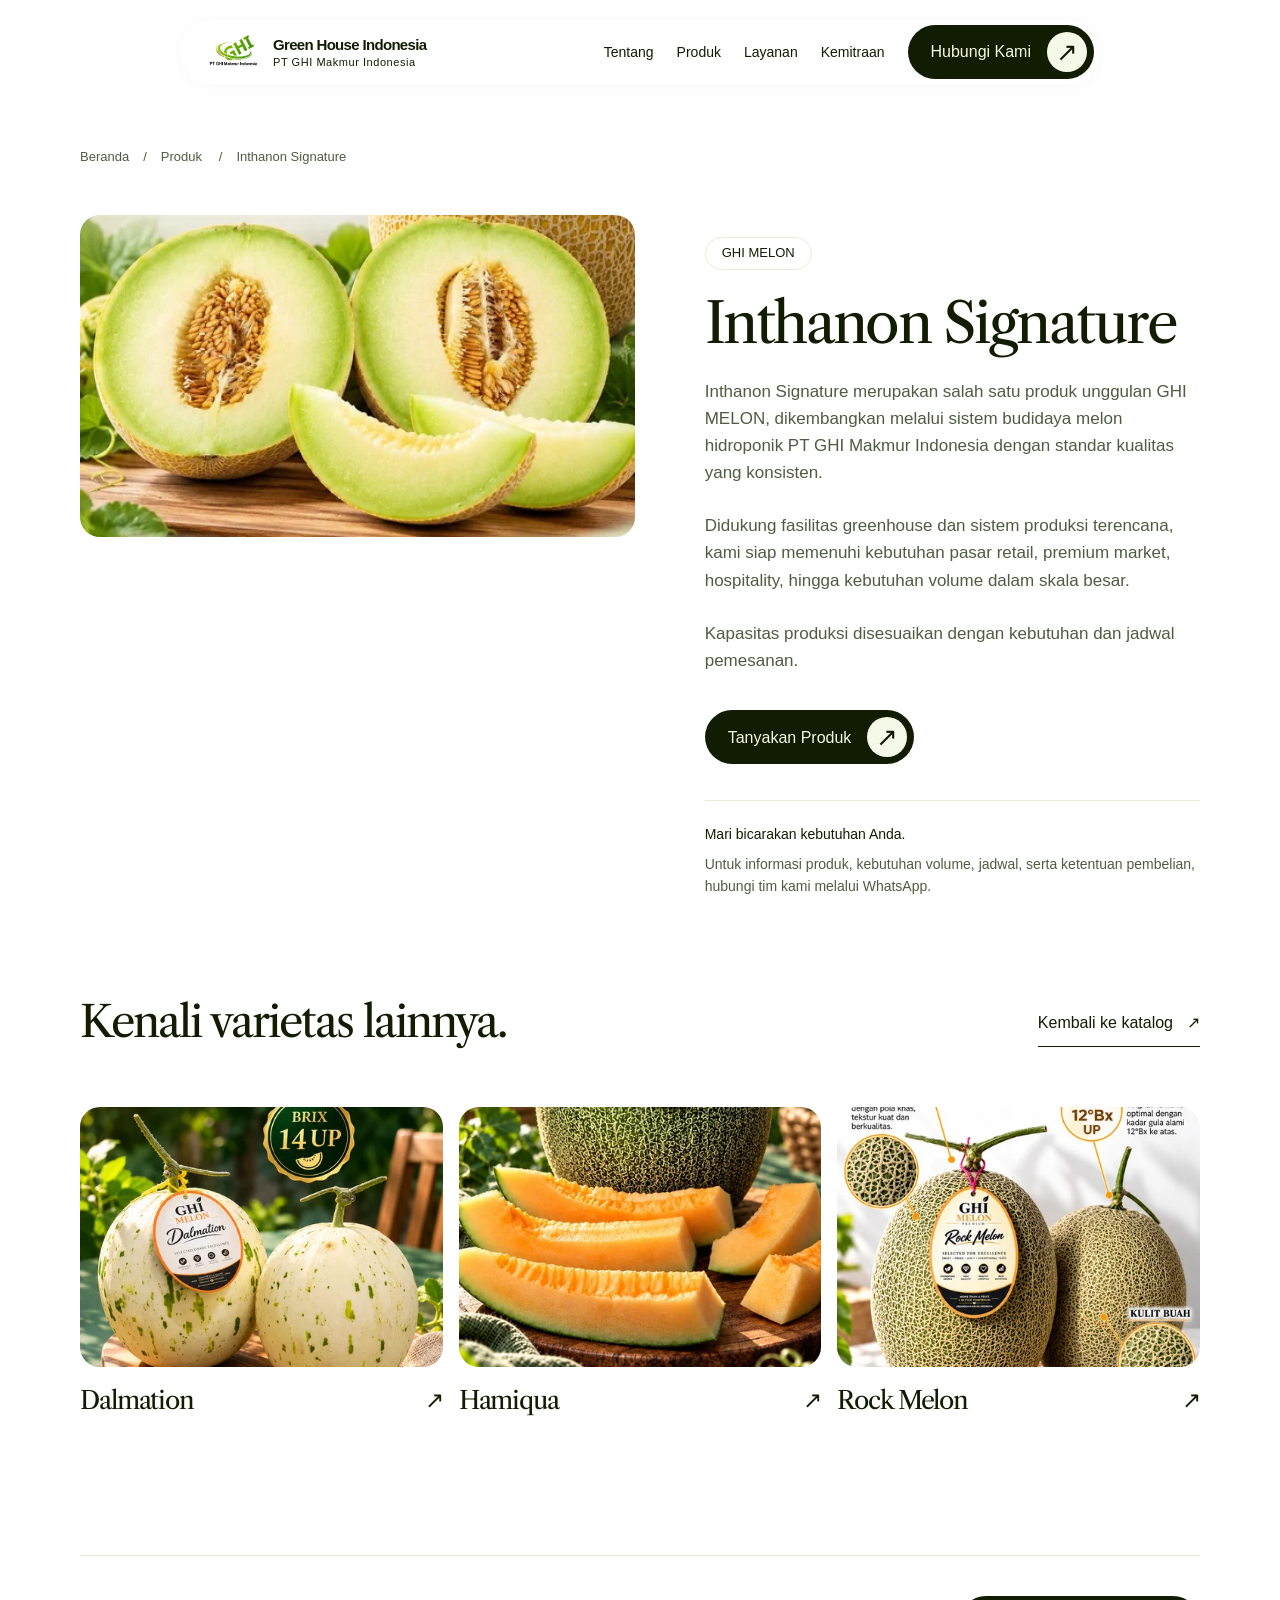
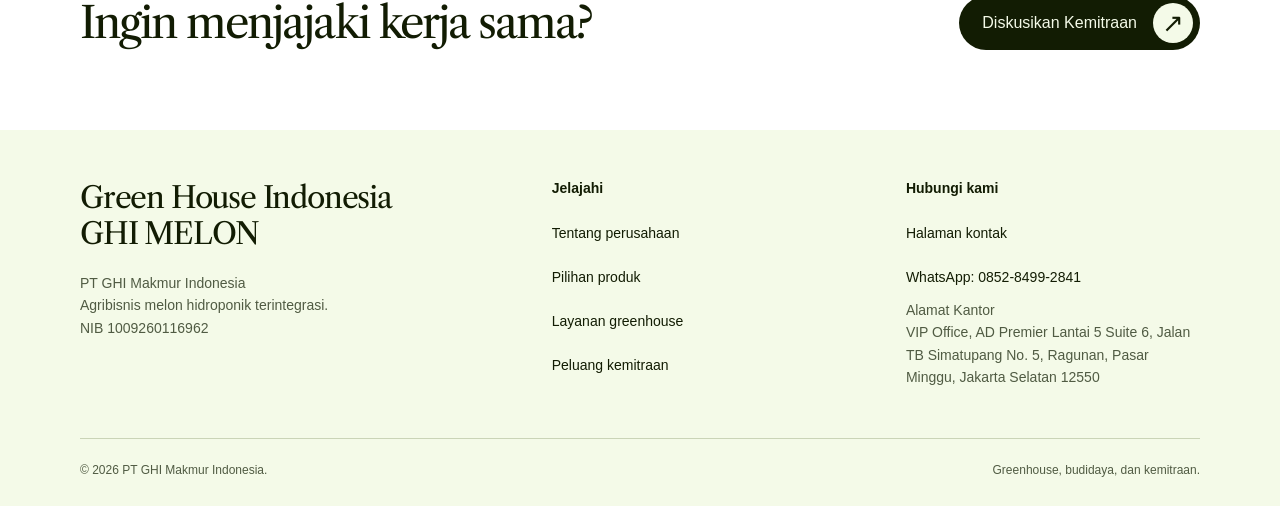
<file: produk/inthanon-signature.html>
<!doctype html>
<html lang="id"><head><meta charset="utf-8"><meta name="viewport" content="width=device-width, initial-scale=1"><meta name="theme-color" content="#121c03"><title>Inthanon Signature | Katalog GHI MELON</title><meta name="description" content="Kenali Inthanon Signature dalam katalog GHI MELON. Lihat foto produk dan hubungi PT GHI Makmur Indonesia untuk kebutuhan pembelian."><link rel="stylesheet" href="../assets/css/styles.css"><script src="../assets/js/main.js" defer></script></head><body><a class="skip-link" href="#konten-utama">Lewati ke konten utama</a>
<header class="site-header"><div class="nav-row">
<a class="wordmark" href="../index.html" aria-label="Green House Indonesia — Beranda"><img class="brand-logo" src="../assets/images/brand/ghi-makmur-logo.webp" width="192" height="142" alt="Logo GHI Makmur Indonesia"><div>Green House Indonesia<span>PT GHI Makmur Indonesia</span></div></a>
<button data-menu-toggle class="menu-toggle" type="button" aria-label="Buka menu navigasi" aria-controls="navigasi-utama" aria-expanded="false" hidden><span></span><span></span></button>
<nav class="main-nav" id="navigasi-utama" aria-label="Navigasi utama"><a href="../tentang.html">Tentang</a><a href="../katalog.html">Produk</a><a href="../index.html#layanan">Layanan</a><a href="../index.html#kemitraan">Kemitraan</a><a class="button" href="../kontak.html">Hubungi Kami<span class="arrow" aria-hidden="true">↗</span></a></nav></div></header><main class="product-main" id="konten-utama" tabindex="-1"><div class="container"><nav class="breadcrumb" aria-label="Breadcrumb"><a href="../index.html">Beranda</a><span aria-hidden="true">/</span><a href="../katalog.html">Produk</a><span aria-hidden="true">/</span><span aria-current="page">Inthanon Signature</span></nav><div class="product-layout"><div data-gallery><div class="gallery-frames"><figure class="gallery-frame" id="foto-utama" data-gallery-image><img class="" src="../assets/images/products/inthanon-signature/utama-800.webp" srcset="../assets/images/products/inthanon-signature/utama-480.webp 480w, ../assets/images/products/inthanon-signature/utama-800.webp 800w" sizes="(max-width: 767px) calc(100vw - 32px), 550px" width="800" height="465" alt="Belahan melon Inthanon Signature dengan daging hijau muda" fetchpriority="high"></figure></div></div><div class="product-info"><span class="pill">GHI MELON</span><h1>Inthanon Signature</h1><p>Inthanon Signature merupakan salah satu produk unggulan GHI MELON, dikembangkan melalui sistem budidaya melon hidroponik PT GHI Makmur Indonesia dengan standar kualitas yang konsisten.</p><p>Didukung fasilitas greenhouse dan sistem produksi terencana, kami siap memenuhi kebutuhan pasar retail, premium market, hospitality, hingga kebutuhan volume dalam skala besar.</p><p>Kapasitas produksi disesuaikan dengan kebutuhan dan jadwal pemesanan.</p><a class="button" href="https://wa.me/6285284992841?text=Halo%20GHI%20MELON%2C%20saya%20ingin%20menanyakan%20produk%20Inthanon%20Signature.">Tanyakan Produk<span class="arrow" aria-hidden="true">↗</span></a><div class="product-note"><strong>Mari bicarakan kebutuhan Anda.</strong><p>Untuk informasi produk, kebutuhan volume, jadwal, serta ketentuan pembelian, hubungi tim kami melalui WhatsApp.</p></div></div></div></div><section class="section"><div class="container"><div class="section-heading"><h2>Kenali varietas lainnya.</h2><a class="text-link" href="../katalog.html">Kembali ke katalog <span aria-hidden="true">↗</span></a></div><div class="related-grid"><a class="related-card" href="dalmation.html"><img class="" src="../assets/images/products/dalmation/foto-baru-1-800.webp" srcset="../assets/images/products/dalmation/foto-baru-1-480.webp 480w, ../assets/images/products/dalmation/foto-baru-1-800.webp 800w" sizes="(max-width: 767px) 100vw, 367px" width="800" height="1421" alt="Dua melon Dalmation berkulit krem berbintik hijau dengan label GHI MELON" loading="lazy" decoding="async"><h3>Dalmation<span aria-hidden="true">↗</span></h3></a><a class="related-card" href="hamiqua.html"><img class="" src="../assets/images/products/hamiqua/utama-800.webp" srcset="../assets/images/products/hamiqua/utama-480.webp 480w, ../assets/images/products/hamiqua/utama-800.webp 800w" sizes="(max-width: 767px) 100vw, 367px" width="800" height="510" alt="Irisan melon Hamiqua berdaging oranye di atas alas kayu" loading="lazy" decoding="async"><h3>Hamiqua<span aria-hidden="true">↗</span></h3></a><a class="related-card" href="rock-melon.html"><img class="" src="../assets/images/products/rock-melon/foto-baru-1-800.webp" srcset="../assets/images/products/rock-melon/foto-baru-1-480.webp 480w, ../assets/images/products/rock-melon/foto-baru-1-800.webp 800w" sizes="(max-width: 767px) 100vw, 367px" width="800" height="1421" alt="Dua Rock Melon berkulit berjala dengan label GHI MELON" loading="lazy" decoding="async"><h3>Rock Melon<span aria-hidden="true">↗</span></h3></a></div></div></section><div class="product-cta"><div class="container product-cta-inner"><h2>Ingin menjajaki kerja sama?</h2><a class="button" href="https://wa.me/6285284992841?text=Halo%20Green%20House%20Indonesia%2C%20saya%20ingin%20berdiskusi%20mengenai%20peluang%20kemitraan.">Diskusikan Kemitraan<span class="arrow" aria-hidden="true">↗</span></a></div></div></main><footer class="site-footer"><div class="container"><div class="footer-top"><div><div class="footer-brand">Green House Indonesia<br>GHI MELON</div><p>PT GHI Makmur Indonesia<br>Agribisnis melon hidroponik terintegrasi.</p><p>NIB 1009260116962</p></div><div><h2>Jelajahi</h2><nav class="footer-links" aria-label="Navigasi footer"><a href="../tentang.html">Tentang perusahaan</a><a href="../katalog.html">Pilihan produk</a><a href="../index.html#layanan">Layanan greenhouse</a><a href="../index.html#kemitraan">Peluang kemitraan</a></nav></div><div><h2>Hubungi kami</h2><div class="footer-links"><a href="../kontak.html">Halaman kontak</a><a href="https://wa.me/6285284992841">WhatsApp: 0852-8499-2841</a></div><p>Alamat Kantor<br>VIP Office, AD Premier Lantai 5 Suite 6, Jalan TB Simatupang No. 5, Ragunan, Pasar Minggu, Jakarta Selatan 12550</p></div></div><div class="footer-bottom"><span>© 2026 PT GHI Makmur Indonesia.</span><span>Greenhouse, budidaya, dan kemitraan.</span></div></div></footer></body></html>
</file>
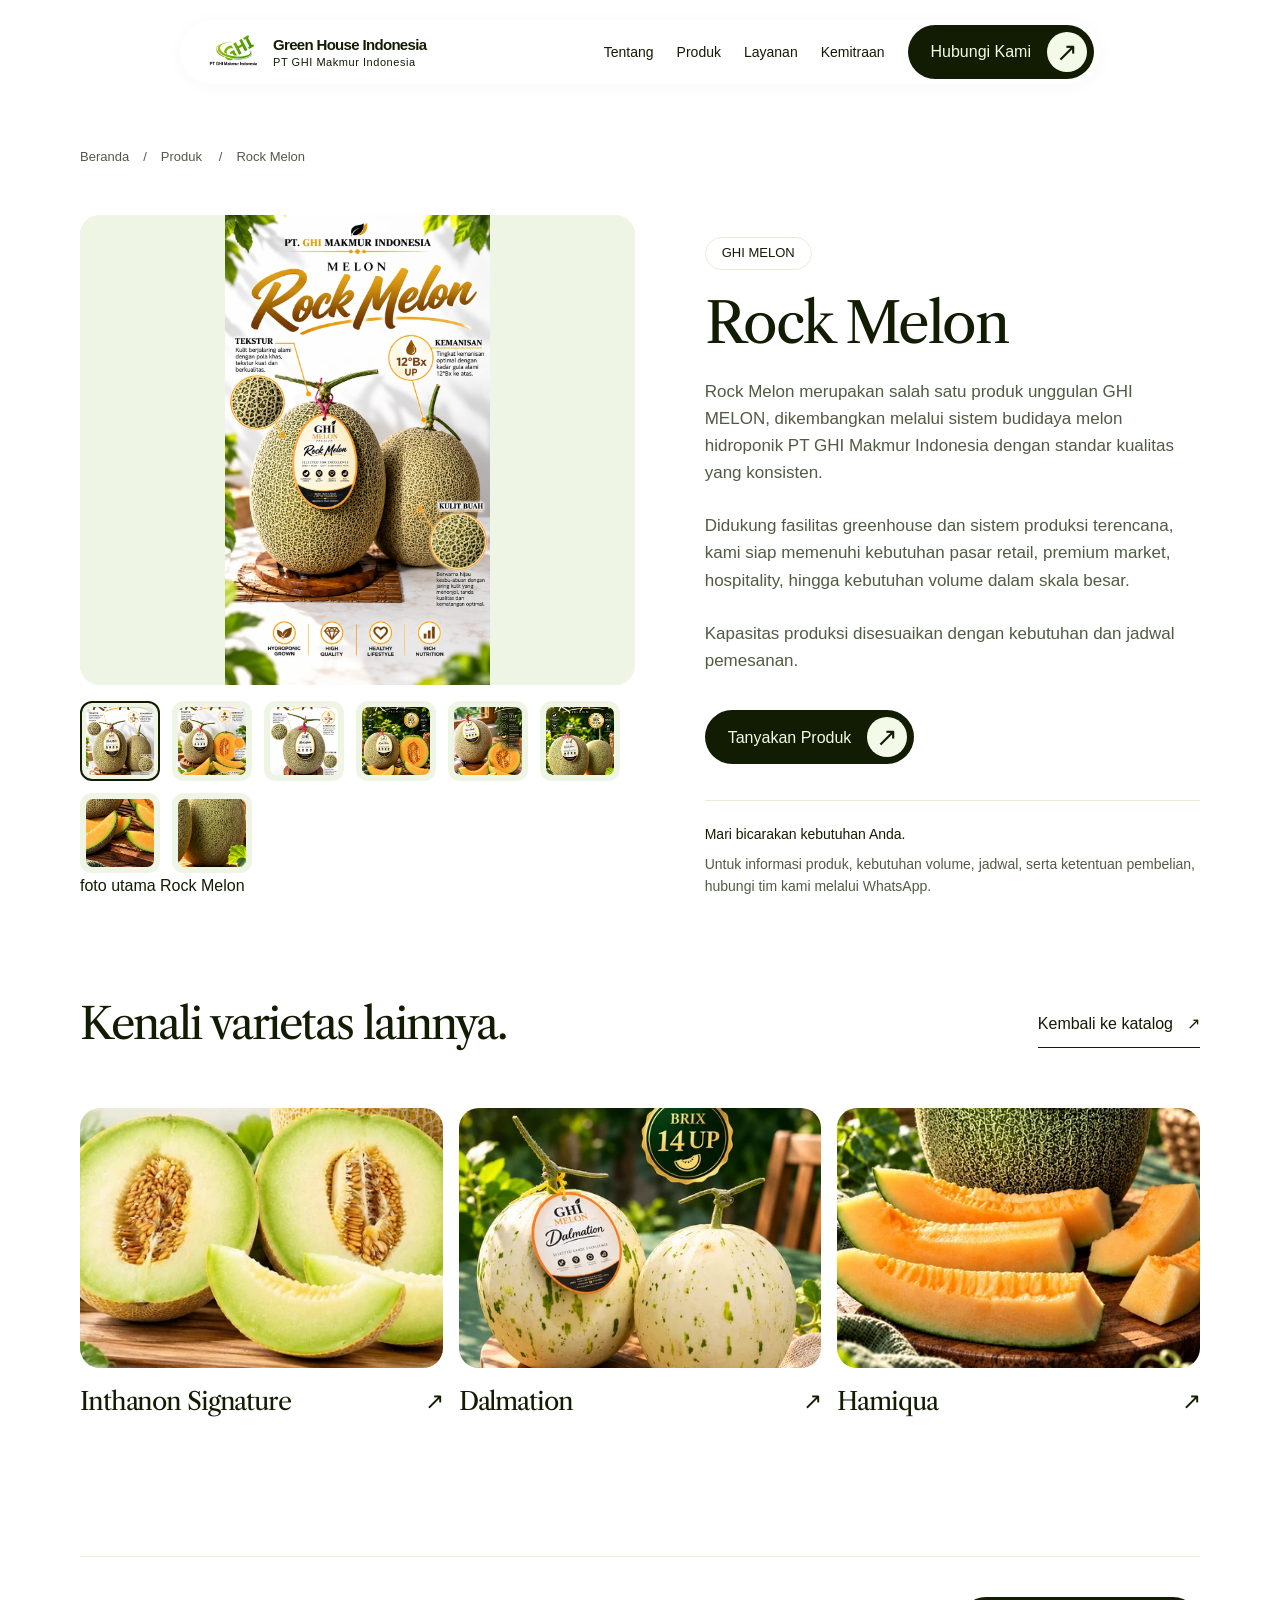
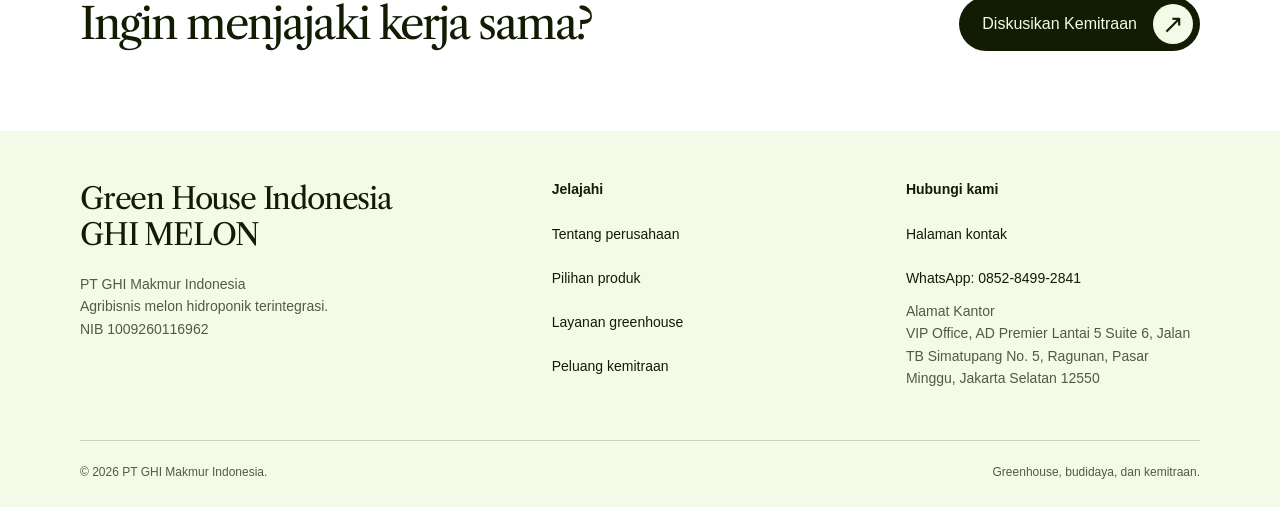
<file: produk/rock-melon.html>
<!doctype html>
<html lang="id"><head><meta charset="utf-8"><meta name="viewport" content="width=device-width, initial-scale=1"><meta name="theme-color" content="#121c03"><title>Rock Melon | Katalog GHI MELON</title><meta name="description" content="Kenali Rock Melon dalam katalog GHI MELON. Lihat foto produk dan hubungi PT GHI Makmur Indonesia untuk kebutuhan pembelian."><link rel="stylesheet" href="../assets/css/styles.css"><script src="../assets/js/main.js" defer></script></head><body><a class="skip-link" href="#konten-utama">Lewati ke konten utama</a>
<header class="site-header"><div class="nav-row">
<a class="wordmark" href="../index.html" aria-label="Green House Indonesia — Beranda"><img class="brand-logo" src="../assets/images/brand/ghi-makmur-logo.webp" width="192" height="142" alt="Logo GHI Makmur Indonesia"><div>Green House Indonesia<span>PT GHI Makmur Indonesia</span></div></a>
<button data-menu-toggle class="menu-toggle" type="button" aria-label="Buka menu navigasi" aria-controls="navigasi-utama" aria-expanded="false" hidden><span></span><span></span></button>
<nav class="main-nav" id="navigasi-utama" aria-label="Navigasi utama"><a href="../tentang.html">Tentang</a><a href="../katalog.html">Produk</a><a href="../index.html#layanan">Layanan</a><a href="../index.html#kemitraan">Kemitraan</a><a class="button" href="../kontak.html">Hubungi Kami<span class="arrow" aria-hidden="true">↗</span></a></nav></div></header><main class="product-main" id="konten-utama" tabindex="-1"><div class="container"><nav class="breadcrumb" aria-label="Breadcrumb"><a href="../index.html">Beranda</a><span aria-hidden="true">/</span><a href="../katalog.html">Produk</a><span aria-hidden="true">/</span><span aria-current="page">Rock Melon</span></nav><div class="product-layout"><div data-gallery><div class="gallery-frames"><figure class="gallery-frame" id="foto-baru-1" data-gallery-image><img class="" src="../assets/images/products/rock-melon/foto-baru-1-800.webp" srcset="../assets/images/products/rock-melon/foto-baru-1-480.webp 480w, ../assets/images/products/rock-melon/foto-baru-1-800.webp 800w" sizes="(max-width: 767px) calc(100vw - 32px), 550px" width="800" height="1421" alt="Dua Rock Melon berkulit berjala dengan label GHI MELON" fetchpriority="high"></figure><figure class="gallery-frame" id="foto-baru-2" data-gallery-image><img class="" src="../assets/images/products/rock-melon/foto-baru-2-800.webp" srcset="../assets/images/products/rock-melon/foto-baru-2-480.webp 480w, ../assets/images/products/rock-melon/foto-baru-2-800.webp 800w" sizes="(max-width: 767px) calc(100vw - 32px), 550px" width="800" height="1421" alt="Poster produk Rock Melon, foto 2" loading="lazy" decoding="async"></figure><figure class="gallery-frame" id="foto-baru-3" data-gallery-image><img class="" src="../assets/images/products/rock-melon/foto-baru-3-800.webp" srcset="../assets/images/products/rock-melon/foto-baru-3-480.webp 480w, ../assets/images/products/rock-melon/foto-baru-3-800.webp 800w" sizes="(max-width: 767px) calc(100vw - 32px), 550px" width="800" height="1421" alt="Poster produk Rock Melon, foto 3" loading="lazy" decoding="async"></figure><figure class="gallery-frame" id="foto-baru-4" data-gallery-image><img class="" src="../assets/images/products/rock-melon/foto-baru-4-800.webp" srcset="../assets/images/products/rock-melon/foto-baru-4-480.webp 480w, ../assets/images/products/rock-melon/foto-baru-4-800.webp 800w" sizes="(max-width: 767px) calc(100vw - 32px), 550px" width="800" height="1421" alt="Poster produk Rock Melon, foto 4" loading="lazy" decoding="async"></figure><figure class="gallery-frame" id="foto-baru-5" data-gallery-image><img class="" src="../assets/images/products/rock-melon/foto-baru-5-800.webp" srcset="../assets/images/products/rock-melon/foto-baru-5-480.webp 480w, ../assets/images/products/rock-melon/foto-baru-5-800.webp 800w" sizes="(max-width: 767px) calc(100vw - 32px), 550px" width="800" height="1421" alt="Poster produk Rock Melon, foto 5" loading="lazy" decoding="async"></figure><figure class="gallery-frame" id="foto-baru-6" data-gallery-image><img class="" src="../assets/images/products/rock-melon/foto-baru-6-800.webp" srcset="../assets/images/products/rock-melon/foto-baru-6-480.webp 480w, ../assets/images/products/rock-melon/foto-baru-6-800.webp 800w" sizes="(max-width: 767px) calc(100vw - 32px), 550px" width="800" height="1421" alt="Poster produk Rock Melon, foto 6" loading="lazy" decoding="async"></figure><figure class="gallery-frame" id="foto-utama" data-gallery-image><img class="" src="../assets/images/products/rock-melon/utama-800.webp" srcset="../assets/images/products/rock-melon/utama-480.webp 480w, ../assets/images/products/rock-melon/utama-800.webp 800w" sizes="(max-width: 767px) calc(100vw - 32px), 550px" width="800" height="425" alt="Irisan Rock Melon berdaging oranye dengan kulit berjala" loading="lazy" decoding="async"></figure><figure class="gallery-frame" id="foto-detail" data-gallery-image><img class="" src="../assets/images/products/rock-melon/detail-1-420.webp" srcset="../assets/images/products/rock-melon/detail-1-420.webp 420w" sizes="(max-width: 767px) calc(100vw - 32px), 550px" width="420" height="660" alt="Foto tambahan Rock Melon: buah utuh tanpa potongan" loading="lazy" decoding="async"></figure></div><div class="gallery-thumbs" data-gallery-controls hidden><button type="button" data-gallery-thumb data-image="foto-baru-1" aria-controls="foto-baru-1" aria-label="Tampilkan foto utama Rock Melon" aria-pressed="true"><img class="" src="../assets/images/products/rock-melon/foto-baru-1-480.webp" srcset="../assets/images/products/rock-melon/foto-baru-1-480.webp 480w, ../assets/images/products/rock-melon/foto-baru-1-800.webp 800w" sizes="80px" width="800" height="1421" alt="Dua Rock Melon berkulit berjala dengan label GHI MELON" loading="lazy" decoding="async"></button><button type="button" data-gallery-thumb data-image="foto-baru-2" aria-controls="foto-baru-2" aria-label="Tampilkan foto 2 Rock Melon" aria-pressed="false"><img class="" src="../assets/images/products/rock-melon/foto-baru-2-480.webp" srcset="../assets/images/products/rock-melon/foto-baru-2-480.webp 480w, ../assets/images/products/rock-melon/foto-baru-2-800.webp 800w" sizes="80px" width="800" height="1421" alt="Poster produk Rock Melon, foto 2" loading="lazy" decoding="async"></button><button type="button" data-gallery-thumb data-image="foto-baru-3" aria-controls="foto-baru-3" aria-label="Tampilkan foto 3 Rock Melon" aria-pressed="false"><img class="" src="../assets/images/products/rock-melon/foto-baru-3-480.webp" srcset="../assets/images/products/rock-melon/foto-baru-3-480.webp 480w, ../assets/images/products/rock-melon/foto-baru-3-800.webp 800w" sizes="80px" width="800" height="1421" alt="Poster produk Rock Melon, foto 3" loading="lazy" decoding="async"></button><button type="button" data-gallery-thumb data-image="foto-baru-4" aria-controls="foto-baru-4" aria-label="Tampilkan foto 4 Rock Melon" aria-pressed="false"><img class="" src="../assets/images/products/rock-melon/foto-baru-4-480.webp" srcset="../assets/images/products/rock-melon/foto-baru-4-480.webp 480w, ../assets/images/products/rock-melon/foto-baru-4-800.webp 800w" sizes="80px" width="800" height="1421" alt="Poster produk Rock Melon, foto 4" loading="lazy" decoding="async"></button><button type="button" data-gallery-thumb data-image="foto-baru-5" aria-controls="foto-baru-5" aria-label="Tampilkan foto 5 Rock Melon" aria-pressed="false"><img class="" src="../assets/images/products/rock-melon/foto-baru-5-480.webp" srcset="../assets/images/products/rock-melon/foto-baru-5-480.webp 480w, ../assets/images/products/rock-melon/foto-baru-5-800.webp 800w" sizes="80px" width="800" height="1421" alt="Poster produk Rock Melon, foto 5" loading="lazy" decoding="async"></button><button type="button" data-gallery-thumb data-image="foto-baru-6" aria-controls="foto-baru-6" aria-label="Tampilkan foto 6 Rock Melon" aria-pressed="false"><img class="" src="../assets/images/products/rock-melon/foto-baru-6-480.webp" srcset="../assets/images/products/rock-melon/foto-baru-6-480.webp 480w, ../assets/images/products/rock-melon/foto-baru-6-800.webp 800w" sizes="80px" width="800" height="1421" alt="Poster produk Rock Melon, foto 6" loading="lazy" decoding="async"></button><button type="button" data-gallery-thumb data-image="foto-utama" aria-controls="foto-utama" aria-label="Tampilkan foto sebelumnya Rock Melon" aria-pressed="false"><img class="" src="../assets/images/products/rock-melon/utama-800.webp" srcset="../assets/images/products/rock-melon/utama-480.webp 480w, ../assets/images/products/rock-melon/utama-800.webp 800w" sizes="(max-width: 767px) calc(100vw - 32px), 550px" width="800" height="425" alt="Irisan Rock Melon berdaging oranye dengan kulit berjala" loading="lazy" decoding="async"></button><button type="button" data-gallery-thumb data-image="foto-detail" aria-controls="foto-detail" aria-label="Tampilkan foto tambahan Rock Melon" aria-pressed="false"><img class="" src="../assets/images/products/rock-melon/detail-1-420.webp" srcset="../assets/images/products/rock-melon/detail-1-420.webp 420w" sizes="(max-width: 767px) calc(100vw - 32px), 550px" width="420" height="660" alt="Foto tambahan Rock Melon: buah utuh tanpa potongan" loading="lazy" decoding="async"></button></div><p class="gallery-status" role="status" data-gallery-status hidden>Foto utama Rock Melon</p></div><div class="product-info"><span class="pill">GHI MELON</span><h1>Rock Melon</h1><p>Rock Melon merupakan salah satu produk unggulan GHI MELON, dikembangkan melalui sistem budidaya melon hidroponik PT GHI Makmur Indonesia dengan standar kualitas yang konsisten.</p><p>Didukung fasilitas greenhouse dan sistem produksi terencana, kami siap memenuhi kebutuhan pasar retail, premium market, hospitality, hingga kebutuhan volume dalam skala besar.</p><p>Kapasitas produksi disesuaikan dengan kebutuhan dan jadwal pemesanan.</p><a class="button" href="https://wa.me/6285284992841?text=Halo%20GHI%20MELON%2C%20saya%20ingin%20menanyakan%20produk%20Rock%20Melon.">Tanyakan Produk<span class="arrow" aria-hidden="true">↗</span></a><div class="product-note"><strong>Mari bicarakan kebutuhan Anda.</strong><p>Untuk informasi produk, kebutuhan volume, jadwal, serta ketentuan pembelian, hubungi tim kami melalui WhatsApp.</p></div></div></div></div><section class="section"><div class="container"><div class="section-heading"><h2>Kenali varietas lainnya.</h2><a class="text-link" href="../katalog.html">Kembali ke katalog <span aria-hidden="true">↗</span></a></div><div class="related-grid"><a class="related-card" href="inthanon-signature.html"><img class="" src="../assets/images/products/inthanon-signature/utama-800.webp" srcset="../assets/images/products/inthanon-signature/utama-480.webp 480w, ../assets/images/products/inthanon-signature/utama-800.webp 800w" sizes="(max-width: 767px) 100vw, 367px" width="800" height="465" alt="Belahan melon Inthanon Signature dengan daging hijau muda" loading="lazy" decoding="async"><h3>Inthanon Signature<span aria-hidden="true">↗</span></h3></a><a class="related-card" href="dalmation.html"><img class="" src="../assets/images/products/dalmation/foto-baru-1-800.webp" srcset="../assets/images/products/dalmation/foto-baru-1-480.webp 480w, ../assets/images/products/dalmation/foto-baru-1-800.webp 800w" sizes="(max-width: 767px) 100vw, 367px" width="800" height="1421" alt="Dua melon Dalmation berkulit krem berbintik hijau dengan label GHI MELON" loading="lazy" decoding="async"><h3>Dalmation<span aria-hidden="true">↗</span></h3></a><a class="related-card" href="hamiqua.html"><img class="" src="../assets/images/products/hamiqua/utama-800.webp" srcset="../assets/images/products/hamiqua/utama-480.webp 480w, ../assets/images/products/hamiqua/utama-800.webp 800w" sizes="(max-width: 767px) 100vw, 367px" width="800" height="510" alt="Irisan melon Hamiqua berdaging oranye di atas alas kayu" loading="lazy" decoding="async"><h3>Hamiqua<span aria-hidden="true">↗</span></h3></a></div></div></section><div class="product-cta"><div class="container product-cta-inner"><h2>Ingin menjajaki kerja sama?</h2><a class="button" href="https://wa.me/6285284992841?text=Halo%20Green%20House%20Indonesia%2C%20saya%20ingin%20berdiskusi%20mengenai%20peluang%20kemitraan.">Diskusikan Kemitraan<span class="arrow" aria-hidden="true">↗</span></a></div></div></main><footer class="site-footer"><div class="container"><div class="footer-top"><div><div class="footer-brand">Green House Indonesia<br>GHI MELON</div><p>PT GHI Makmur Indonesia<br>Agribisnis melon hidroponik terintegrasi.</p><p>NIB 1009260116962</p></div><div><h2>Jelajahi</h2><nav class="footer-links" aria-label="Navigasi footer"><a href="../tentang.html">Tentang perusahaan</a><a href="../katalog.html">Pilihan produk</a><a href="../index.html#layanan">Layanan greenhouse</a><a href="../index.html#kemitraan">Peluang kemitraan</a></nav></div><div><h2>Hubungi kami</h2><div class="footer-links"><a href="../kontak.html">Halaman kontak</a><a href="https://wa.me/6285284992841">WhatsApp: 0852-8499-2841</a></div><p>Alamat Kantor<br>VIP Office, AD Premier Lantai 5 Suite 6, Jalan TB Simatupang No. 5, Ragunan, Pasar Minggu, Jakarta Selatan 12550</p></div></div><div class="footer-bottom"><span>© 2026 PT GHI Makmur Indonesia.</span><span>Greenhouse, budidaya, dan kemitraan.</span></div></div></footer></body></html>
</file>
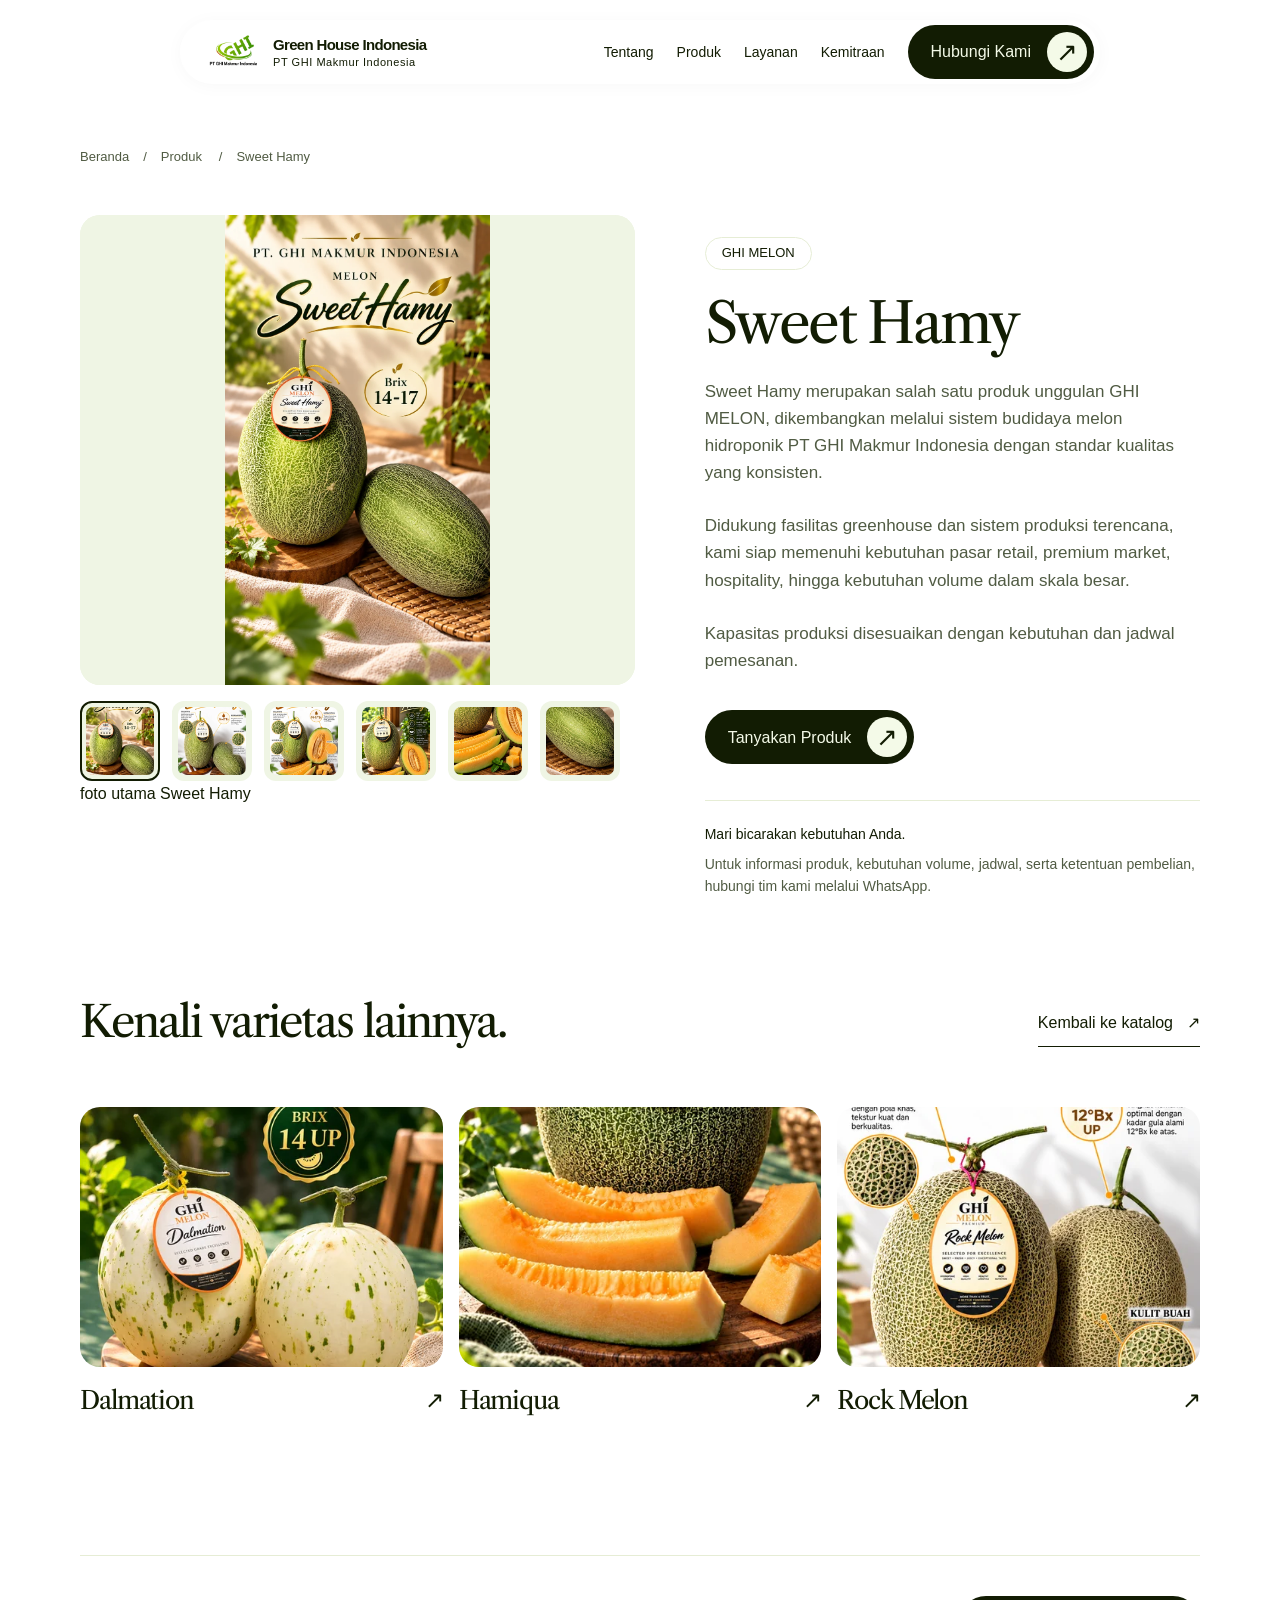
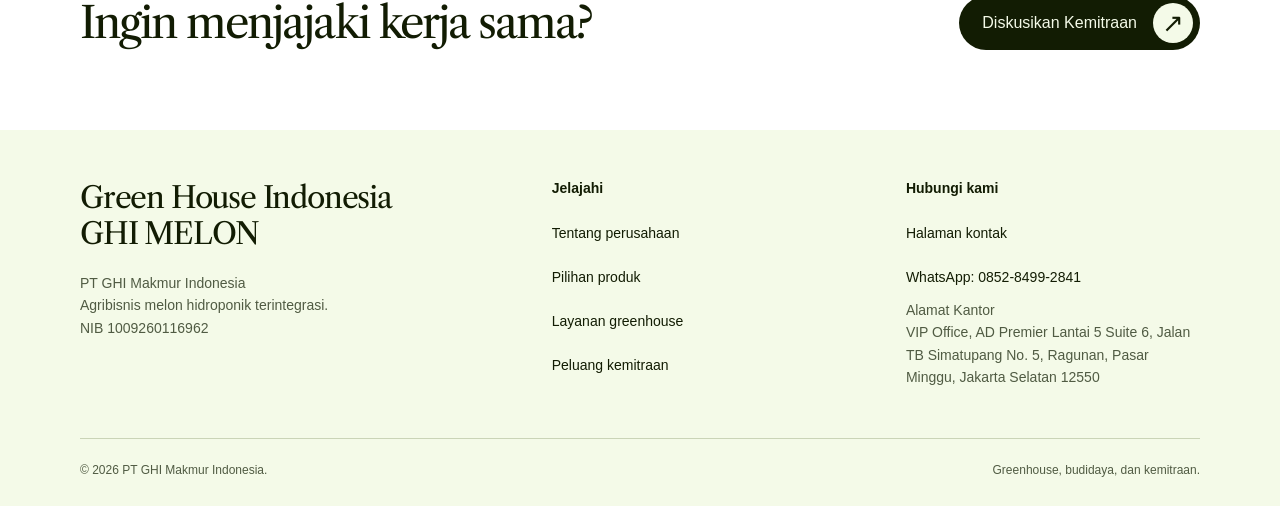
<file: produk/sweet-hamy.html>
<!doctype html>
<html lang="id"><head><meta charset="utf-8"><meta name="viewport" content="width=device-width, initial-scale=1"><meta name="theme-color" content="#121c03"><title>Sweet Hamy | Katalog GHI MELON</title><meta name="description" content="Kenali Sweet Hamy dalam katalog GHI MELON. Lihat foto produk dan hubungi PT GHI Makmur Indonesia untuk kebutuhan pembelian."><link rel="stylesheet" href="../assets/css/styles.css"><script src="../assets/js/main.js" defer></script></head><body><a class="skip-link" href="#konten-utama">Lewati ke konten utama</a>
<header class="site-header"><div class="nav-row">
<a class="wordmark" href="../index.html" aria-label="Green House Indonesia — Beranda"><img class="brand-logo" src="../assets/images/brand/ghi-makmur-logo.webp" width="192" height="142" alt="Logo GHI Makmur Indonesia"><div>Green House Indonesia<span>PT GHI Makmur Indonesia</span></div></a>
<button data-menu-toggle class="menu-toggle" type="button" aria-label="Buka menu navigasi" aria-controls="navigasi-utama" aria-expanded="false" hidden><span></span><span></span></button>
<nav class="main-nav" id="navigasi-utama" aria-label="Navigasi utama"><a href="../tentang.html">Tentang</a><a href="../katalog.html">Produk</a><a href="../index.html#layanan">Layanan</a><a href="../index.html#kemitraan">Kemitraan</a><a class="button" href="../kontak.html">Hubungi Kami<span class="arrow" aria-hidden="true">↗</span></a></nav></div></header><main class="product-main" id="konten-utama" tabindex="-1"><div class="container"><nav class="breadcrumb" aria-label="Breadcrumb"><a href="../index.html">Beranda</a><span aria-hidden="true">/</span><a href="../katalog.html">Produk</a><span aria-hidden="true">/</span><span aria-current="page">Sweet Hamy</span></nav><div class="product-layout"><div data-gallery><div class="gallery-frames"><figure class="gallery-frame" id="foto-baru-3" data-gallery-image><img class="" src="../assets/images/products/sweet-hamy/foto-baru-3-800.webp" srcset="../assets/images/products/sweet-hamy/foto-baru-3-480.webp 480w, ../assets/images/products/sweet-hamy/foto-baru-3-800.webp 800w" sizes="(max-width: 767px) calc(100vw - 32px), 550px" width="800" height="1421" alt="Dua Sweet Hamy berkulit hijau berjala di atas alas kayu" fetchpriority="high"></figure><figure class="gallery-frame" id="foto-baru-1" data-gallery-image><img class="" src="../assets/images/products/sweet-hamy/foto-baru-1-800.webp" srcset="../assets/images/products/sweet-hamy/foto-baru-1-480.webp 480w, ../assets/images/products/sweet-hamy/foto-baru-1-800.webp 800w" sizes="(max-width: 767px) calc(100vw - 32px), 550px" width="800" height="1421" alt="Poster produk Sweet Hamy, foto 1" loading="lazy" decoding="async"></figure><figure class="gallery-frame" id="foto-baru-2" data-gallery-image><img class="" src="../assets/images/products/sweet-hamy/foto-baru-2-800.webp" srcset="../assets/images/products/sweet-hamy/foto-baru-2-480.webp 480w, ../assets/images/products/sweet-hamy/foto-baru-2-800.webp 800w" sizes="(max-width: 767px) calc(100vw - 32px), 550px" width="800" height="1421" alt="Poster produk Sweet Hamy, foto 2" loading="lazy" decoding="async"></figure><figure class="gallery-frame" id="foto-baru-4" data-gallery-image><img class="" src="../assets/images/products/sweet-hamy/foto-baru-4-800.webp" srcset="../assets/images/products/sweet-hamy/foto-baru-4-480.webp 480w, ../assets/images/products/sweet-hamy/foto-baru-4-800.webp 800w" sizes="(max-width: 767px) calc(100vw - 32px), 550px" width="800" height="1421" alt="Poster produk Sweet Hamy, foto 4" loading="lazy" decoding="async"></figure><figure class="gallery-frame" id="foto-utama" data-gallery-image><img class="" src="../assets/images/products/sweet-hamy/utama-800.webp" srcset="../assets/images/products/sweet-hamy/utama-480.webp 480w, ../assets/images/products/sweet-hamy/utama-800.webp 800w" sizes="(max-width: 767px) calc(100vw - 32px), 550px" width="800" height="519" alt="Belahan dan irisan Sweet Hamy di dekat jendela" loading="lazy" decoding="async"></figure><figure class="gallery-frame" id="foto-detail" data-gallery-image><img class="" src="../assets/images/products/sweet-hamy/detail-1-425.webp" srcset="../assets/images/products/sweet-hamy/detail-1-425.webp 425w" sizes="(max-width: 767px) calc(100vw - 32px), 550px" width="425" height="590" alt="Foto tambahan Sweet Hamy: buah utuh tanpa potongan" loading="lazy" decoding="async"></figure></div><div class="gallery-thumbs" data-gallery-controls hidden><button type="button" data-gallery-thumb data-image="foto-baru-3" aria-controls="foto-baru-3" aria-label="Tampilkan foto utama Sweet Hamy" aria-pressed="true"><img class="" src="../assets/images/products/sweet-hamy/foto-baru-3-480.webp" srcset="../assets/images/products/sweet-hamy/foto-baru-3-480.webp 480w, ../assets/images/products/sweet-hamy/foto-baru-3-800.webp 800w" sizes="80px" width="800" height="1421" alt="Dua Sweet Hamy berkulit hijau berjala di atas alas kayu" loading="lazy" decoding="async"></button><button type="button" data-gallery-thumb data-image="foto-baru-1" aria-controls="foto-baru-1" aria-label="Tampilkan foto 1 Sweet Hamy" aria-pressed="false"><img class="" src="../assets/images/products/sweet-hamy/foto-baru-1-480.webp" srcset="../assets/images/products/sweet-hamy/foto-baru-1-480.webp 480w, ../assets/images/products/sweet-hamy/foto-baru-1-800.webp 800w" sizes="80px" width="800" height="1421" alt="Poster produk Sweet Hamy, foto 1" loading="lazy" decoding="async"></button><button type="button" data-gallery-thumb data-image="foto-baru-2" aria-controls="foto-baru-2" aria-label="Tampilkan foto 2 Sweet Hamy" aria-pressed="false"><img class="" src="../assets/images/products/sweet-hamy/foto-baru-2-480.webp" srcset="../assets/images/products/sweet-hamy/foto-baru-2-480.webp 480w, ../assets/images/products/sweet-hamy/foto-baru-2-800.webp 800w" sizes="80px" width="800" height="1421" alt="Poster produk Sweet Hamy, foto 2" loading="lazy" decoding="async"></button><button type="button" data-gallery-thumb data-image="foto-baru-4" aria-controls="foto-baru-4" aria-label="Tampilkan foto 4 Sweet Hamy" aria-pressed="false"><img class="" src="../assets/images/products/sweet-hamy/foto-baru-4-480.webp" srcset="../assets/images/products/sweet-hamy/foto-baru-4-480.webp 480w, ../assets/images/products/sweet-hamy/foto-baru-4-800.webp 800w" sizes="80px" width="800" height="1421" alt="Poster produk Sweet Hamy, foto 4" loading="lazy" decoding="async"></button><button type="button" data-gallery-thumb data-image="foto-utama" aria-controls="foto-utama" aria-label="Tampilkan foto sebelumnya Sweet Hamy" aria-pressed="false"><img class="" src="../assets/images/products/sweet-hamy/utama-800.webp" srcset="../assets/images/products/sweet-hamy/utama-480.webp 480w, ../assets/images/products/sweet-hamy/utama-800.webp 800w" sizes="(max-width: 767px) calc(100vw - 32px), 550px" width="800" height="519" alt="Belahan dan irisan Sweet Hamy di dekat jendela" loading="lazy" decoding="async"></button><button type="button" data-gallery-thumb data-image="foto-detail" aria-controls="foto-detail" aria-label="Tampilkan foto tambahan Sweet Hamy" aria-pressed="false"><img class="" src="../assets/images/products/sweet-hamy/detail-1-425.webp" srcset="../assets/images/products/sweet-hamy/detail-1-425.webp 425w" sizes="(max-width: 767px) calc(100vw - 32px), 550px" width="425" height="590" alt="Foto tambahan Sweet Hamy: buah utuh tanpa potongan" loading="lazy" decoding="async"></button></div><p class="gallery-status" role="status" data-gallery-status hidden>Foto utama Sweet Hamy</p></div><div class="product-info"><span class="pill">GHI MELON</span><h1>Sweet Hamy</h1><p>Sweet Hamy merupakan salah satu produk unggulan GHI MELON, dikembangkan melalui sistem budidaya melon hidroponik PT GHI Makmur Indonesia dengan standar kualitas yang konsisten.</p><p>Didukung fasilitas greenhouse dan sistem produksi terencana, kami siap memenuhi kebutuhan pasar retail, premium market, hospitality, hingga kebutuhan volume dalam skala besar.</p><p>Kapasitas produksi disesuaikan dengan kebutuhan dan jadwal pemesanan.</p><a class="button" href="https://wa.me/6285284992841?text=Halo%20GHI%20MELON%2C%20saya%20ingin%20menanyakan%20produk%20Sweet%20Hamy.">Tanyakan Produk<span class="arrow" aria-hidden="true">↗</span></a><div class="product-note"><strong>Mari bicarakan kebutuhan Anda.</strong><p>Untuk informasi produk, kebutuhan volume, jadwal, serta ketentuan pembelian, hubungi tim kami melalui WhatsApp.</p></div></div></div></div><section class="section"><div class="container"><div class="section-heading"><h2>Kenali varietas lainnya.</h2><a class="text-link" href="../katalog.html">Kembali ke katalog <span aria-hidden="true">↗</span></a></div><div class="related-grid"><a class="related-card" href="dalmation.html"><img class="" src="../assets/images/products/dalmation/foto-baru-1-800.webp" srcset="../assets/images/products/dalmation/foto-baru-1-480.webp 480w, ../assets/images/products/dalmation/foto-baru-1-800.webp 800w" sizes="(max-width: 767px) 100vw, 367px" width="800" height="1421" alt="Dua melon Dalmation berkulit krem berbintik hijau dengan label GHI MELON" loading="lazy" decoding="async"><h3>Dalmation<span aria-hidden="true">↗</span></h3></a><a class="related-card" href="hamiqua.html"><img class="" src="../assets/images/products/hamiqua/utama-800.webp" srcset="../assets/images/products/hamiqua/utama-480.webp 480w, ../assets/images/products/hamiqua/utama-800.webp 800w" sizes="(max-width: 767px) 100vw, 367px" width="800" height="510" alt="Irisan melon Hamiqua berdaging oranye di atas alas kayu" loading="lazy" decoding="async"><h3>Hamiqua<span aria-hidden="true">↗</span></h3></a><a class="related-card" href="rock-melon.html"><img class="" src="../assets/images/products/rock-melon/foto-baru-1-800.webp" srcset="../assets/images/products/rock-melon/foto-baru-1-480.webp 480w, ../assets/images/products/rock-melon/foto-baru-1-800.webp 800w" sizes="(max-width: 767px) 100vw, 367px" width="800" height="1421" alt="Dua Rock Melon berkulit berjala dengan label GHI MELON" loading="lazy" decoding="async"><h3>Rock Melon<span aria-hidden="true">↗</span></h3></a></div></div></section><div class="product-cta"><div class="container product-cta-inner"><h2>Ingin menjajaki kerja sama?</h2><a class="button" href="https://wa.me/6285284992841?text=Halo%20Green%20House%20Indonesia%2C%20saya%20ingin%20berdiskusi%20mengenai%20peluang%20kemitraan.">Diskusikan Kemitraan<span class="arrow" aria-hidden="true">↗</span></a></div></div></main><footer class="site-footer"><div class="container"><div class="footer-top"><div><div class="footer-brand">Green House Indonesia<br>GHI MELON</div><p>PT GHI Makmur Indonesia<br>Agribisnis melon hidroponik terintegrasi.</p><p>NIB 1009260116962</p></div><div><h2>Jelajahi</h2><nav class="footer-links" aria-label="Navigasi footer"><a href="../tentang.html">Tentang perusahaan</a><a href="../katalog.html">Pilihan produk</a><a href="../index.html#layanan">Layanan greenhouse</a><a href="../index.html#kemitraan">Peluang kemitraan</a></nav></div><div><h2>Hubungi kami</h2><div class="footer-links"><a href="../kontak.html">Halaman kontak</a><a href="https://wa.me/6285284992841">WhatsApp: 0852-8499-2841</a></div><p>Alamat Kantor<br>VIP Office, AD Premier Lantai 5 Suite 6, Jalan TB Simatupang No. 5, Ragunan, Pasar Minggu, Jakarta Selatan 12550</p></div></div><div class="footer-bottom"><span>© 2026 PT GHI Makmur Indonesia.</span><span>Greenhouse, budidaya, dan kemitraan.</span></div></div></footer></body></html>
</file>
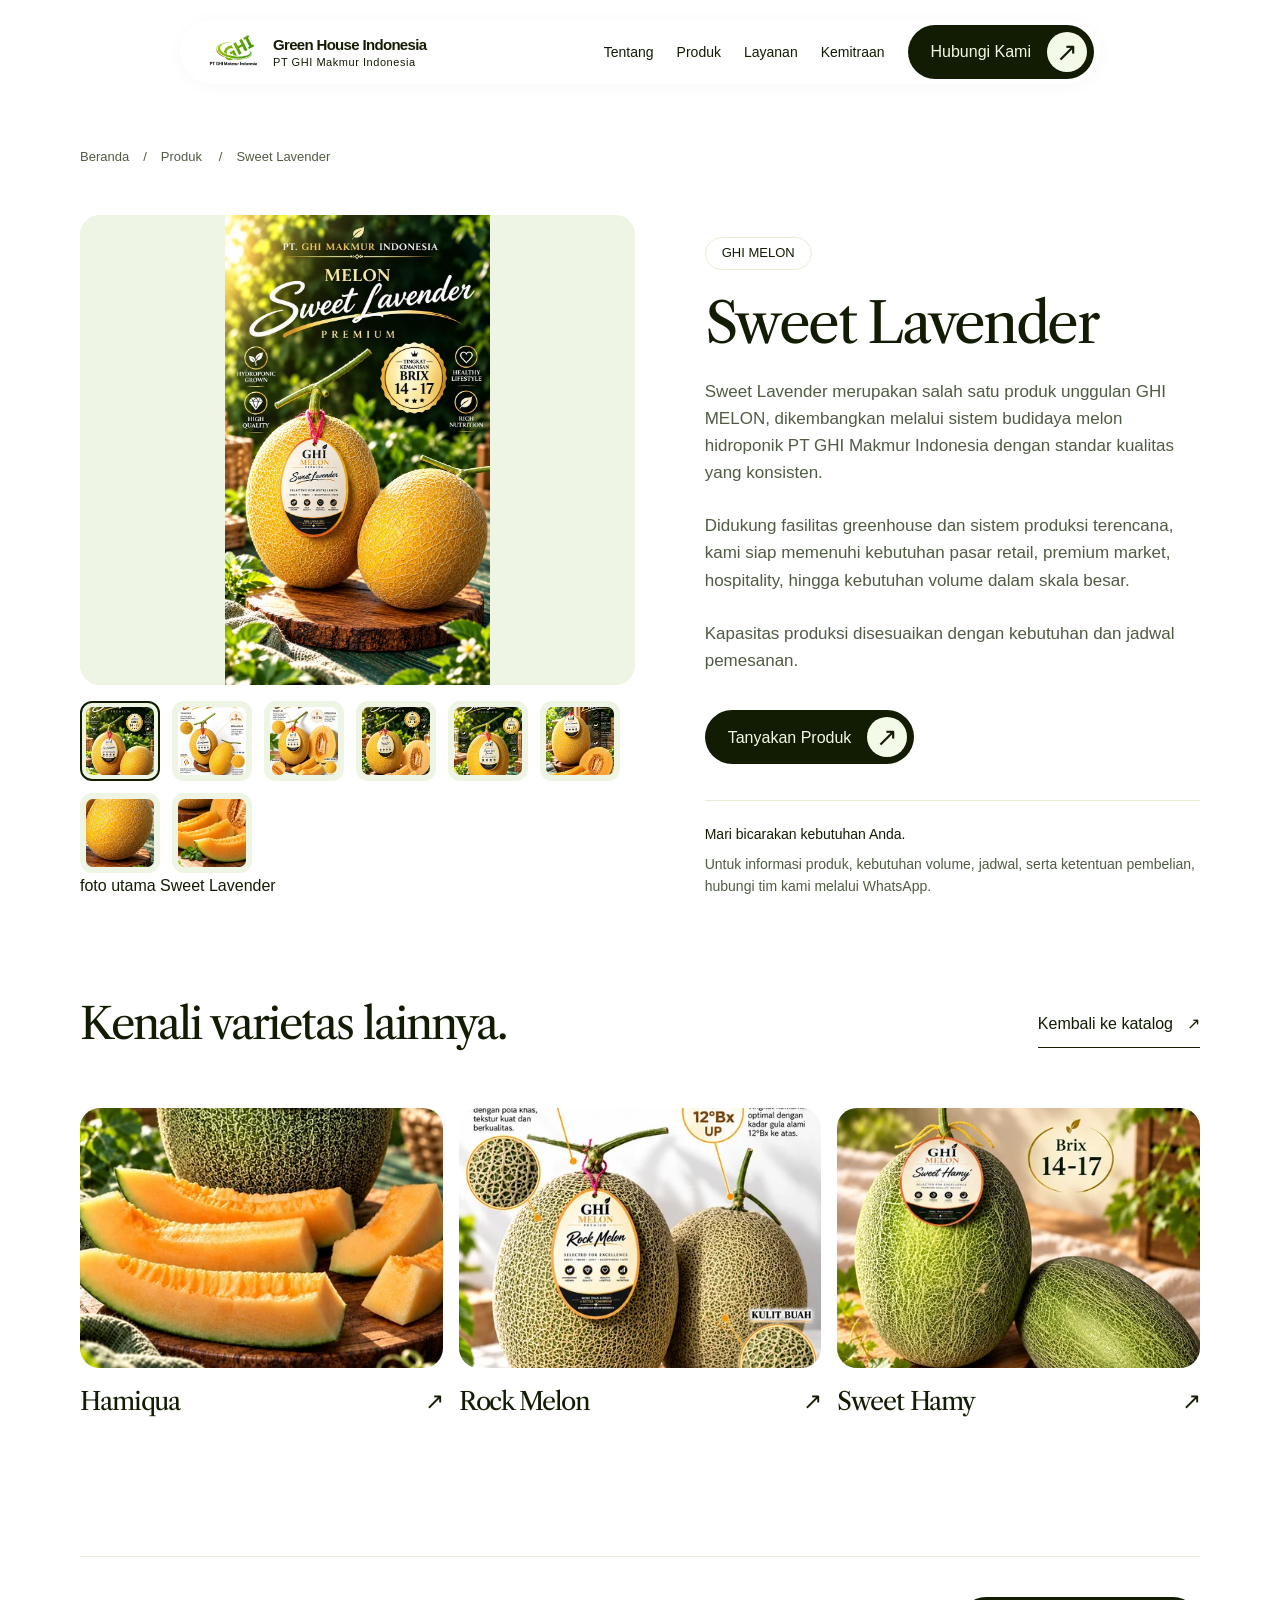
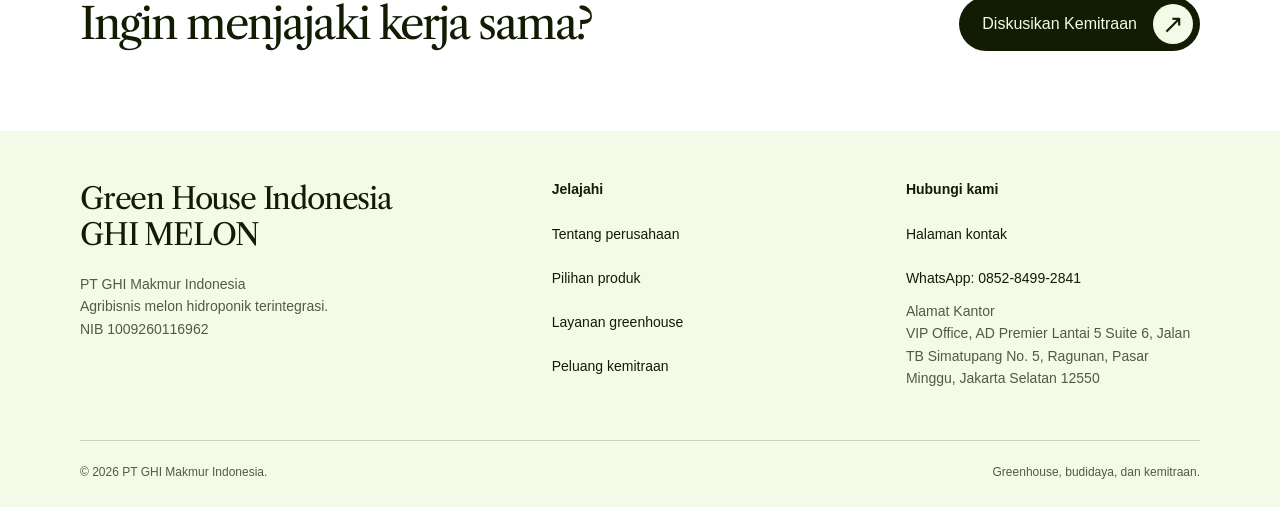
<file: produk/sweet-lavender.html>
<!doctype html>
<html lang="id"><head><meta charset="utf-8"><meta name="viewport" content="width=device-width, initial-scale=1"><meta name="theme-color" content="#121c03"><title>Sweet Lavender | Katalog GHI MELON</title><meta name="description" content="Kenali Sweet Lavender dalam katalog GHI MELON. Lihat foto produk dan hubungi PT GHI Makmur Indonesia untuk kebutuhan pembelian."><link rel="stylesheet" href="../assets/css/styles.css"><script src="../assets/js/main.js" defer></script></head><body><a class="skip-link" href="#konten-utama">Lewati ke konten utama</a>
<header class="site-header"><div class="nav-row">
<a class="wordmark" href="../index.html" aria-label="Green House Indonesia — Beranda"><img class="brand-logo" src="../assets/images/brand/ghi-makmur-logo.webp" width="192" height="142" alt="Logo GHI Makmur Indonesia"><div>Green House Indonesia<span>PT GHI Makmur Indonesia</span></div></a>
<button data-menu-toggle class="menu-toggle" type="button" aria-label="Buka menu navigasi" aria-controls="navigasi-utama" aria-expanded="false" hidden><span></span><span></span></button>
<nav class="main-nav" id="navigasi-utama" aria-label="Navigasi utama"><a href="../tentang.html">Tentang</a><a href="../katalog.html">Produk</a><a href="../index.html#layanan">Layanan</a><a href="../index.html#kemitraan">Kemitraan</a><a class="button" href="../kontak.html">Hubungi Kami<span class="arrow" aria-hidden="true">↗</span></a></nav></div></header><main class="product-main" id="konten-utama" tabindex="-1"><div class="container"><nav class="breadcrumb" aria-label="Breadcrumb"><a href="../index.html">Beranda</a><span aria-hidden="true">/</span><a href="../katalog.html">Produk</a><span aria-hidden="true">/</span><span aria-current="page">Sweet Lavender</span></nav><div class="product-layout"><div data-gallery><div class="gallery-frames"><figure class="gallery-frame" id="foto-baru-5" data-gallery-image><img class="" src="../assets/images/products/sweet-lavender/foto-baru-5-800.webp" srcset="../assets/images/products/sweet-lavender/foto-baru-5-480.webp 480w, ../assets/images/products/sweet-lavender/foto-baru-5-800.webp 800w" sizes="(max-width: 767px) calc(100vw - 32px), 550px" width="800" height="1421" alt="Dua Sweet Lavender berkulit kuning berjala dengan label GHI MELON" fetchpriority="high"></figure><figure class="gallery-frame" id="foto-baru-1" data-gallery-image><img class="" src="../assets/images/products/sweet-lavender/foto-baru-1-800.webp" srcset="../assets/images/products/sweet-lavender/foto-baru-1-480.webp 480w, ../assets/images/products/sweet-lavender/foto-baru-1-800.webp 800w" sizes="(max-width: 767px) calc(100vw - 32px), 550px" width="800" height="1421" alt="Poster produk Sweet Lavender, foto 1" loading="lazy" decoding="async"></figure><figure class="gallery-frame" id="foto-baru-2" data-gallery-image><img class="" src="../assets/images/products/sweet-lavender/foto-baru-2-800.webp" srcset="../assets/images/products/sweet-lavender/foto-baru-2-480.webp 480w, ../assets/images/products/sweet-lavender/foto-baru-2-800.webp 800w" sizes="(max-width: 767px) calc(100vw - 32px), 550px" width="800" height="1421" alt="Poster produk Sweet Lavender, foto 2" loading="lazy" decoding="async"></figure><figure class="gallery-frame" id="foto-baru-3" data-gallery-image><img class="" src="../assets/images/products/sweet-lavender/foto-baru-3-800.webp" srcset="../assets/images/products/sweet-lavender/foto-baru-3-480.webp 480w, ../assets/images/products/sweet-lavender/foto-baru-3-800.webp 800w" sizes="(max-width: 767px) calc(100vw - 32px), 550px" width="800" height="1421" alt="Poster produk Sweet Lavender, foto 3" loading="lazy" decoding="async"></figure><figure class="gallery-frame" id="foto-baru-4" data-gallery-image><img class="" src="../assets/images/products/sweet-lavender/foto-baru-4-800.webp" srcset="../assets/images/products/sweet-lavender/foto-baru-4-480.webp 480w, ../assets/images/products/sweet-lavender/foto-baru-4-800.webp 800w" sizes="(max-width: 767px) calc(100vw - 32px), 550px" width="800" height="1421" alt="Poster produk Sweet Lavender, foto 4" loading="lazy" decoding="async"></figure><figure class="gallery-frame" id="foto-baru-6" data-gallery-image><img class="" src="../assets/images/products/sweet-lavender/foto-baru-6-800.webp" srcset="../assets/images/products/sweet-lavender/foto-baru-6-480.webp 480w, ../assets/images/products/sweet-lavender/foto-baru-6-800.webp 800w" sizes="(max-width: 767px) calc(100vw - 32px), 550px" width="800" height="1421" alt="Poster produk Sweet Lavender, foto 6" loading="lazy" decoding="async"></figure><figure class="gallery-frame" id="foto-utama" data-gallery-image><img class="" src="../assets/images/products/sweet-lavender/utama-461.webp" srcset="../assets/images/products/sweet-lavender/utama-461.webp 461w" sizes="(max-width: 767px) calc(100vw - 32px), 550px" width="461" height="580" alt="Buah Sweet Lavender berkulit kuning dan berjala" loading="lazy" decoding="async"></figure><figure class="gallery-frame" id="foto-detail" data-gallery-image><img class="" src="../assets/images/products/sweet-lavender/detail-1-800.webp" srcset="../assets/images/products/sweet-lavender/detail-1-480.webp 480w, ../assets/images/products/sweet-lavender/detail-1-800.webp 800w" sizes="(max-width: 767px) calc(100vw - 32px), 550px" width="800" height="434" alt="Foto tambahan Sweet Lavender: irisan buah" loading="lazy" decoding="async"></figure></div><div class="gallery-thumbs" data-gallery-controls hidden><button type="button" data-gallery-thumb data-image="foto-baru-5" aria-controls="foto-baru-5" aria-label="Tampilkan foto utama Sweet Lavender" aria-pressed="true"><img class="" src="../assets/images/products/sweet-lavender/foto-baru-5-480.webp" srcset="../assets/images/products/sweet-lavender/foto-baru-5-480.webp 480w, ../assets/images/products/sweet-lavender/foto-baru-5-800.webp 800w" sizes="80px" width="800" height="1421" alt="Dua Sweet Lavender berkulit kuning berjala dengan label GHI MELON" loading="lazy" decoding="async"></button><button type="button" data-gallery-thumb data-image="foto-baru-1" aria-controls="foto-baru-1" aria-label="Tampilkan foto 1 Sweet Lavender" aria-pressed="false"><img class="" src="../assets/images/products/sweet-lavender/foto-baru-1-480.webp" srcset="../assets/images/products/sweet-lavender/foto-baru-1-480.webp 480w, ../assets/images/products/sweet-lavender/foto-baru-1-800.webp 800w" sizes="80px" width="800" height="1421" alt="Poster produk Sweet Lavender, foto 1" loading="lazy" decoding="async"></button><button type="button" data-gallery-thumb data-image="foto-baru-2" aria-controls="foto-baru-2" aria-label="Tampilkan foto 2 Sweet Lavender" aria-pressed="false"><img class="" src="../assets/images/products/sweet-lavender/foto-baru-2-480.webp" srcset="../assets/images/products/sweet-lavender/foto-baru-2-480.webp 480w, ../assets/images/products/sweet-lavender/foto-baru-2-800.webp 800w" sizes="80px" width="800" height="1421" alt="Poster produk Sweet Lavender, foto 2" loading="lazy" decoding="async"></button><button type="button" data-gallery-thumb data-image="foto-baru-3" aria-controls="foto-baru-3" aria-label="Tampilkan foto 3 Sweet Lavender" aria-pressed="false"><img class="" src="../assets/images/products/sweet-lavender/foto-baru-3-480.webp" srcset="../assets/images/products/sweet-lavender/foto-baru-3-480.webp 480w, ../assets/images/products/sweet-lavender/foto-baru-3-800.webp 800w" sizes="80px" width="800" height="1421" alt="Poster produk Sweet Lavender, foto 3" loading="lazy" decoding="async"></button><button type="button" data-gallery-thumb data-image="foto-baru-4" aria-controls="foto-baru-4" aria-label="Tampilkan foto 4 Sweet Lavender" aria-pressed="false"><img class="" src="../assets/images/products/sweet-lavender/foto-baru-4-480.webp" srcset="../assets/images/products/sweet-lavender/foto-baru-4-480.webp 480w, ../assets/images/products/sweet-lavender/foto-baru-4-800.webp 800w" sizes="80px" width="800" height="1421" alt="Poster produk Sweet Lavender, foto 4" loading="lazy" decoding="async"></button><button type="button" data-gallery-thumb data-image="foto-baru-6" aria-controls="foto-baru-6" aria-label="Tampilkan foto 6 Sweet Lavender" aria-pressed="false"><img class="" src="../assets/images/products/sweet-lavender/foto-baru-6-480.webp" srcset="../assets/images/products/sweet-lavender/foto-baru-6-480.webp 480w, ../assets/images/products/sweet-lavender/foto-baru-6-800.webp 800w" sizes="80px" width="800" height="1421" alt="Poster produk Sweet Lavender, foto 6" loading="lazy" decoding="async"></button><button type="button" data-gallery-thumb data-image="foto-utama" aria-controls="foto-utama" aria-label="Tampilkan foto sebelumnya Sweet Lavender" aria-pressed="false"><img class="" src="../assets/images/products/sweet-lavender/utama-461.webp" srcset="../assets/images/products/sweet-lavender/utama-461.webp 461w" sizes="(max-width: 767px) calc(100vw - 32px), 550px" width="461" height="580" alt="Buah Sweet Lavender berkulit kuning dan berjala" loading="lazy" decoding="async"></button><button type="button" data-gallery-thumb data-image="foto-detail" aria-controls="foto-detail" aria-label="Tampilkan foto tambahan Sweet Lavender" aria-pressed="false"><img class="" src="../assets/images/products/sweet-lavender/detail-1-800.webp" srcset="../assets/images/products/sweet-lavender/detail-1-480.webp 480w, ../assets/images/products/sweet-lavender/detail-1-800.webp 800w" sizes="(max-width: 767px) calc(100vw - 32px), 550px" width="800" height="434" alt="Foto tambahan Sweet Lavender: irisan buah" loading="lazy" decoding="async"></button></div><p class="gallery-status" role="status" data-gallery-status hidden>Foto utama Sweet Lavender</p></div><div class="product-info"><span class="pill">GHI MELON</span><h1>Sweet Lavender</h1><p>Sweet Lavender merupakan salah satu produk unggulan GHI MELON, dikembangkan melalui sistem budidaya melon hidroponik PT GHI Makmur Indonesia dengan standar kualitas yang konsisten.</p><p>Didukung fasilitas greenhouse dan sistem produksi terencana, kami siap memenuhi kebutuhan pasar retail, premium market, hospitality, hingga kebutuhan volume dalam skala besar.</p><p>Kapasitas produksi disesuaikan dengan kebutuhan dan jadwal pemesanan.</p><a class="button" href="https://wa.me/6285284992841?text=Halo%20GHI%20MELON%2C%20saya%20ingin%20menanyakan%20produk%20Sweet%20Lavender.">Tanyakan Produk<span class="arrow" aria-hidden="true">↗</span></a><div class="product-note"><strong>Mari bicarakan kebutuhan Anda.</strong><p>Untuk informasi produk, kebutuhan volume, jadwal, serta ketentuan pembelian, hubungi tim kami melalui WhatsApp.</p></div></div></div></div><section class="section"><div class="container"><div class="section-heading"><h2>Kenali varietas lainnya.</h2><a class="text-link" href="../katalog.html">Kembali ke katalog <span aria-hidden="true">↗</span></a></div><div class="related-grid"><a class="related-card" href="hamiqua.html"><img class="" src="../assets/images/products/hamiqua/utama-800.webp" srcset="../assets/images/products/hamiqua/utama-480.webp 480w, ../assets/images/products/hamiqua/utama-800.webp 800w" sizes="(max-width: 767px) 100vw, 367px" width="800" height="510" alt="Irisan melon Hamiqua berdaging oranye di atas alas kayu" loading="lazy" decoding="async"><h3>Hamiqua<span aria-hidden="true">↗</span></h3></a><a class="related-card" href="rock-melon.html"><img class="" src="../assets/images/products/rock-melon/foto-baru-1-800.webp" srcset="../assets/images/products/rock-melon/foto-baru-1-480.webp 480w, ../assets/images/products/rock-melon/foto-baru-1-800.webp 800w" sizes="(max-width: 767px) 100vw, 367px" width="800" height="1421" alt="Dua Rock Melon berkulit berjala dengan label GHI MELON" loading="lazy" decoding="async"><h3>Rock Melon<span aria-hidden="true">↗</span></h3></a><a class="related-card" href="sweet-hamy.html"><img class="" src="../assets/images/products/sweet-hamy/foto-baru-3-800.webp" srcset="../assets/images/products/sweet-hamy/foto-baru-3-480.webp 480w, ../assets/images/products/sweet-hamy/foto-baru-3-800.webp 800w" sizes="(max-width: 767px) 100vw, 367px" width="800" height="1421" alt="Dua Sweet Hamy berkulit hijau berjala di atas alas kayu" loading="lazy" decoding="async"><h3>Sweet Hamy<span aria-hidden="true">↗</span></h3></a></div></div></section><div class="product-cta"><div class="container product-cta-inner"><h2>Ingin menjajaki kerja sama?</h2><a class="button" href="https://wa.me/6285284992841?text=Halo%20Green%20House%20Indonesia%2C%20saya%20ingin%20berdiskusi%20mengenai%20peluang%20kemitraan.">Diskusikan Kemitraan<span class="arrow" aria-hidden="true">↗</span></a></div></div></main><footer class="site-footer"><div class="container"><div class="footer-top"><div><div class="footer-brand">Green House Indonesia<br>GHI MELON</div><p>PT GHI Makmur Indonesia<br>Agribisnis melon hidroponik terintegrasi.</p><p>NIB 1009260116962</p></div><div><h2>Jelajahi</h2><nav class="footer-links" aria-label="Navigasi footer"><a href="../tentang.html">Tentang perusahaan</a><a href="../katalog.html">Pilihan produk</a><a href="../index.html#layanan">Layanan greenhouse</a><a href="../index.html#kemitraan">Peluang kemitraan</a></nav></div><div><h2>Hubungi kami</h2><div class="footer-links"><a href="../kontak.html">Halaman kontak</a><a href="https://wa.me/6285284992841">WhatsApp: 0852-8499-2841</a></div><p>Alamat Kantor<br>VIP Office, AD Premier Lantai 5 Suite 6, Jalan TB Simatupang No. 5, Ragunan, Pasar Minggu, Jakarta Selatan 12550</p></div></div><div class="footer-bottom"><span>© 2026 PT GHI Makmur Indonesia.</span><span>Greenhouse, budidaya, dan kemitraan.</span></div></div></footer></body></html>
</file>
<file: assets/css/styles.css>
@import url('https://fonts.googleapis.com/css2?family=Libre+Caslon+Text:ital,wght@0,400;0,700;1,400&display=swap');

:root{--ink:#121c03;--white:#fff;--pale:#f4fae8;--panel:#eff5e4;--line:#e6edd5;--muted:#505b43;--radius:20px;--serif:'Libre Caslon Text',Georgia,serif;--sans:Arial,Helvetica,sans-serif}
*{box-sizing:border-box}
html{scroll-behavior:smooth;scroll-padding-top:110px}
body{margin:0;background:var(--white);color:var(--ink);font:16px/1.6 var(--sans);-webkit-font-smoothing:antialiased}
[hidden]{display:none!important}
img{display:block;max-width:100%;height:auto}
a{color:inherit;text-decoration:none}
button{font:inherit;color:inherit;cursor:pointer}
button,a,summary{-webkit-tap-highlight-color:transparent}
button:focus-visible,a:focus-visible,summary:focus-visible{outline:3px solid #71873c;outline-offset:5px}
h1,h2,h3,p{margin:0}
h1,h2,h3{font-family:var(--serif);font-weight:400;line-height:1.13;letter-spacing:-.045em;text-wrap:balance}
h1{font-size:clamp(36px,5vw,72px)}
h2{font-size:clamp(26px,3.4vw,48px)}
h3{font-size:clamp(22px,2vw,28px)}
p{max-width:68ch}
ul,ol{padding-left:1.2em}
section[id]{scroll-margin-top:110px}
.container{width:min(1120px,calc(100% - 80px));margin-inline:auto}
.section{padding-block:100px}
.pale{background:var(--pale)}
.skip-link{position:fixed;top:8px;left:16px;z-index:100;transform:translateY(-160%);background:var(--ink);color:white;padding:12px 20px;border-radius:30px}
.skip-link:focus{transform:none}
.site-header{position:fixed;z-index:50;top:20px;left:50%;transform:translateX(-50%);width:min(920px,calc(100% - 40px));padding:5px 6px 5px 24px;border-radius:40px;background:var(--white);box-shadow:0 2px 18px #121c0308}
.nav-row{display:flex;align-items:center;gap:20px;min-height:54px}
.wordmark{font-size:15px;line-height:1.15;letter-spacing:-.045em;font-weight:700;display:flex;align-items:center;min-height:44px;flex-shrink:0}
.wordmark span{display:block;font-size:11px;font-weight:400;letter-spacing:.05em;margin-top:3px}
.brand-logo{width:60px;height:auto;margin-right:9px;flex-shrink:0}
.main-nav{display:flex;align-items:center;gap:23px;margin-left:auto;font-size:14px}
.main-nav>a:not(.button){padding-block:13px;min-width:44px}
.main-nav>a:not(.button):hover{text-decoration:underline;text-underline-offset:5px}
.button{display:inline-flex;align-items:center;justify-content:center;gap:16px;padding:6px 6px 6px 22px;min-height:54px;border:1px solid transparent;border-radius:40px;background:var(--ink);color:var(--pale);line-height:1.2;font-size:16px;white-space:normal;text-align:left;width:fit-content;transition:background .18s ease,transform .18s ease}
.button:hover{background:#293a11}
.button .arrow{width:40px;height:40px;flex-shrink:0;border-radius:50%;display:grid;place-items:center;background:var(--pale);color:var(--ink);font:26px/1 var(--sans)}
.button.light{background:var(--pale);color:var(--ink)}
.button.light:hover{background:var(--line)}
.button.light .arrow{background:var(--ink);color:var(--pale)}
.text-link{display:inline-flex;align-items:center;gap:14px;min-height:44px;border-bottom:1px solid currentColor;padding-bottom:2px}
.text-link:hover{color:#536535}
.menu-toggle{border:1px solid var(--line);border-radius:50%;background:var(--pale);width:44px;height:44px;flex-shrink:0;margin-left:auto;padding:10px}
.menu-toggle span{display:block;height:1.5px;margin:5px 0;background:currentColor;transition:transform .18s}
.menu-open .menu-toggle span:first-child{transform:translateY(3.25px) rotate(45deg)}
.menu-open .menu-toggle span:last-child{transform:translateY(-3.25px) rotate(-45deg)}
.hero{position:relative;margin:10px;min-height:780px;height:calc(100svh - 20px);max-height:1100px;border-radius:var(--radius);overflow:hidden;background:var(--ink);display:grid;align-items:end;isolation:isolate}
.hero-image{position:absolute;inset:0;width:100%;height:100%;object-fit:cover;object-position:center 40%;z-index:-2}
.hero::after{content:'';position:absolute;inset:0;z-index:-1;background:linear-gradient(180deg,#121c0320 8%,#121c030d 22%,#121c0366 48%,#121c03ed 100%)}
.hero-content{color:var(--white);text-align:center;width:min(820px,calc(100% - 48px));margin:0 auto;padding:180px 0 85px}
.hero h1{margin:18px auto 22px;max-width:800px}
.hero p{font-size:18px;line-height:1.5;max-width:580px;margin:0 auto 30px;color:#f4fae8e8}
.hero .button{margin:auto}
.pill{display:inline-flex;align-items:center;gap:8px;border:1px solid var(--line);border-radius:30px;padding:7px 16px;font-size:13px;line-height:1.3;width:fit-content}
.hero .pill{background:#121c03b8;color:var(--pale);border-color:#f4fae833}
.section-heading{display:flex;align-items:end;justify-content:space-between;gap:40px;margin-bottom:60px}
.section-heading h2{max-width:650px}
.section-heading p{max-width:340px;color:var(--muted)}
.section-heading .pill{margin-bottom:18px}
.about-intro{display:grid;grid-template-columns:1fr 2fr;gap:70px}
.about-intro h2{max-width:800px;font-size:clamp(28px,3.1vw,44px)}
.about-copy{margin:28px 0 0;color:var(--muted);font-size:17px}
.values{display:grid;grid-template-columns:repeat(4,1fr);gap:28px;margin-top:60px;padding-top:30px;border-top:1px solid #cad4b7}
.values h3{font-size:22px;margin-bottom:10px}
.values p{font-size:14px;color:var(--muted)}
.disclosures{margin-top:38px;border-top:1px solid #cad4b7}
details{border-bottom:1px solid #cad4b7;padding:18px 0}
summary{cursor:pointer;min-height:44px;display:list-item;align-content:center;font-size:16px;font-weight:600;padding-right:12px}
details p,details ul,details ol{margin-top:16px;color:var(--muted);font-size:15px}
details li+li{margin-top:8px}
.signature{display:grid;grid-template-columns:1.05fr 1fr;background:var(--panel);border-radius:var(--radius);overflow:hidden;margin-bottom:16px}
.signature-image{width:100%;height:100%;min-height:415px;object-fit:cover}
.signature-copy{padding:52px;align-self:center}
.signature-copy h3{font-size:38px;margin:20px 0 16px}
.signature-copy p{color:var(--muted);margin-bottom:26px}
.product-grid{display:grid;grid-template-columns:repeat(6,minmax(0,1fr));gap:14px}
.product-card{grid-column:span 2;position:relative;display:block;overflow:hidden;border-radius:var(--radius);min-height:490px;isolation:isolate;background:var(--ink);color:white}
.product-card.wide{grid-column:span 3;min-height:312px}
.product-card>img{width:100%;height:100%;position:absolute;inset:0;object-fit:cover;z-index:-2;transition:transform .35s ease}
.product-card::after{content:'';position:absolute;inset:0;background:linear-gradient(180deg,#121c0300 0%,#121c03b8 40%,#121c03f5 100%);z-index:-1}
.product-card:hover>img{transform:scale(1.025)}
.card-body{position:absolute;left:28px;right:24px;bottom:25px}
.card-body h3{font-size:30px;margin-bottom:10px;letter-spacing:-.035em}
.card-body p{font-size:14px;color:var(--pale);max-width:270px;margin-bottom:20px}
.card-end{display:flex;justify-content:space-between;align-items:center;gap:16px;font-size:13px}
.round-arrow{width:44px;height:44px;border-radius:50%;border:1px solid #ffffff66;display:grid;place-items:center;font-size:24px;flex-shrink:0}
.services{display:grid;grid-template-columns:repeat(4,minmax(0,1fr));gap:32px}
.service{border-top:1px solid #cbd5b9;padding-top:22px}
.service h3{margin-bottom:18px;font-size:24px}
.service p{font-size:15px;color:var(--muted)}
.service-symbol{width:46px;height:46px;border:1px solid #cbd5b9;border-radius:50%;display:grid;place-items:center;margin-bottom:28px}
.service-symbol svg{width:23px;height:23px;stroke:currentColor;fill:none;stroke-width:1.3}
.process{list-style:none;display:grid;grid-template-columns:repeat(3,1fr);gap:42px 38px;margin:0;padding:0;counter-reset:step}
.process li{border-top:1px solid var(--line);padding-top:20px;counter-increment:step}
.process li::before{content:'0' counter(step);font-family:var(--serif);font-size:28px;display:block;margin-bottom:30px;color:#66734d}
.process h3{font-size:24px;margin-bottom:12px}
.process p{font-size:15px;color:var(--muted)}
.quality-layout{display:grid;grid-template-columns:1fr 1fr;gap:80px;align-items:center}
.quality-image{width:100%;height:550px;object-fit:cover;border-radius:var(--radius)}
.quality-layout h2{margin:20px 0 25px}
.quality-layout p{color:var(--muted)}
.check-list{list-style:none;margin:28px 0 0;padding:0}
.check-list li{padding:14px 0;border-bottom:1px solid #cbd5b9;display:flex;gap:14px;align-items:start;font-size:15px}
.check-list li::before{content:'✓';color:var(--ink)}
.gallery-grid{display:grid;grid-template-columns:1fr .8fr 1fr;gap:14px;align-items:center}
.gallery-grid figure{margin:0}
.gallery-grid img{width:100%;height:360px;object-fit:cover;border-radius:var(--radius)}
.gallery-grid figure:nth-child(2) img{height:440px}
.gallery-grid figcaption{font-size:14px;margin-top:12px;color:var(--muted)}
.partner-layout{display:grid;grid-template-columns:1fr 1fr;gap:80px;align-items:start}
.partner-layout h2{margin:20px 0 25px}
.partner-layout p{color:var(--muted);margin-bottom:28px}
.partner-options{list-style:none;padding:0;margin:0}
.partner-options li{padding:22px 0;border-bottom:1px solid #cad4b7;display:flex;align-items:start;gap:18px}
.partner-options li:first-child{padding-top:0}
.partner-options h3{font-size:23px;margin-bottom:7px}
.partner-options p{font-size:14px;margin:0}
.partner-principles{display:flex;gap:8px;flex-wrap:wrap;margin-top:28px}
.contact-panel{position:relative;overflow:hidden;border-radius:var(--radius);background:var(--ink);color:var(--pale);padding:70px;display:grid;grid-template-columns:1.15fr 1fr;gap:70px}
.contact-panel h2{font-size:clamp(36px,4.5vw,64px);margin-bottom:22px}
.contact-panel>div>p{color:#e6edd5cc;margin-bottom:28px}
.contact-details{border-left:1px solid #f4fae833;padding-left:50px;display:flex;flex-direction:column;justify-content:center;gap:26px}
.contact-details h3{font:14px var(--sans);letter-spacing:0;color:#d0d8c0;margin-bottom:9px}
.contact-details address{font-style:normal;font-size:15px}
.contact-details a{display:inline-flex;align-items:center;min-height:44px;font-size:20px}
.site-footer{padding:50px 0 25px;background:var(--pale)}
.footer-top{display:grid;grid-template-columns:1.4fr 1fr 1fr;gap:60px;padding-bottom:50px}
.footer-brand{font-family:var(--serif);font-size:30px;letter-spacing:-.04em;line-height:1.2;margin-bottom:20px}
.footer-top p{font-size:14px;color:var(--muted)}
.footer-top h2{font:600 14px var(--sans);letter-spacing:0;margin-bottom:15px}
.footer-links{display:flex;flex-direction:column;align-items:start}
.footer-links a{min-height:44px;font-size:14px;display:flex;align-items:center}
.footer-links a:hover{text-decoration:underline}
.footer-bottom{border-top:1px solid #cad4b7;padding-top:22px;display:flex;justify-content:space-between;gap:20px;font-size:12px;color:var(--muted)}
/* Standalone pages retain the homepage's editorial rhythm. */
.page-intro{margin:10px;padding:125px 0 72px;border-radius:var(--radius);background:var(--panel)}
.page-intro .breadcrumb{margin-bottom:30px}
.page-intro h1{margin:24px 0;max-width:900px}
.page-intro p{max-width:620px;color:var(--muted);font-size:18px}
.main-nav>a[aria-current='page']:not(.button){text-decoration:underline;text-underline-offset:6px;text-decoration-thickness:2px}
.main-nav>.button[aria-current='page']:not(:focus-visible){outline:2px solid var(--ink);outline-offset:3px}
.brand-roles{display:grid;grid-template-columns:repeat(3,minmax(0,1fr));gap:32px;margin-top:60px;padding:36px;border-radius:var(--radius);background:var(--panel)}
.brand-roles h3{font-size:25px;margin-bottom:14px}
.brand-roles p{font-size:15px;color:var(--muted)}
.quality-layout .text-link,.partner-options .text-link{margin-top:24px}
@media(max-width:767px){.page-intro{padding:105px 0 48px}.page-intro .container{width:calc(100% - 32px)}.page-intro p{font-size:16px}.page-intro h1{margin-block:20px}.page-intro .breadcrumb{margin-bottom:20px}.brand-roles{grid-template-columns:1fr;gap:26px;padding:28px;margin-top:36px}.site-header:not(.menu-ready)+main .page-intro{padding-top:28px}}
/* Product detail pages use the same header, footer and spacing. */
.product-main{padding-top:135px}
.breadcrumb{display:flex;flex-wrap:wrap;gap:8px 14px;margin-bottom:36px;font-size:13px;color:var(--muted);align-items:center}
.breadcrumb a{min-width:44px;min-height:44px;display:inline-flex;align-items:center}
.breadcrumb a:hover{text-decoration:underline}
.product-layout{display:grid;grid-template-columns:1.12fr 1fr;gap:70px;align-items:start}
.product-info{padding-top:22px;position:sticky;top:130px}
.product-info h1{font-size:clamp(38px,4.4vw,60px);margin:22px 0}
.product-info>p{color:var(--muted);margin-bottom:26px;font-size:17px}
.product-info .button{margin-top:10px}
.product-note{border-top:1px solid var(--line);margin-top:36px;padding-top:22px;font-size:14px;color:var(--muted)}
.product-note strong{display:block;color:var(--ink);font-weight:500;margin-bottom:7px}
.gallery-frames{display:grid;gap:16px}
.gallery-frame{margin:0;border-radius:var(--radius);overflow:hidden;background:var(--panel)}
.gallery-frame img{width:100%;height:auto;object-fit:contain}
.gallery-ready .gallery-frames{height:470px;display:grid;place-items:center;background:var(--panel);border-radius:var(--radius)}
.gallery-ready .gallery-frame{width:100%;height:100%;display:grid;place-items:center}
.gallery-ready .gallery-frame img{width:100%;height:100%;max-height:470px;object-fit:contain}
.gallery-thumbs{display:flex;flex-wrap:wrap;gap:12px;margin-top:16px}
.gallery-thumbs button{border:2px solid transparent;background:var(--panel);padding:4px;width:80px;height:80px;flex-shrink:0;border-radius:12px;overflow:hidden}
.gallery-thumbs button[aria-pressed='true']{border-color:var(--ink)}
.gallery-thumbs img{width:100%;height:100%;object-fit:cover;border-radius:7px}
.related-grid{display:grid;grid-template-columns:repeat(3,minmax(0,1fr));gap:16px}
.related-card img{width:100%;height:260px;object-fit:cover;border-radius:var(--radius)}
.related-card h3{font-size:25px;margin-top:20px;display:flex;justify-content:space-between;align-items:center;gap:15px}
.related-card h3 span{font:23px var(--sans)}
.related-card:hover h3{text-decoration:underline;text-underline-offset:6px}
.product-cta{padding:40px 0 80px}
.product-cta-inner{border-top:1px solid var(--line);padding-top:40px;display:flex;justify-content:space-between;gap:30px;align-items:center}
@media(min-width:768px){.menu-toggle:not(:focus){display:none!important}}
@media(max-width:1100px){.main-nav{gap:15px}.nav-row{gap:12px}.main-nav .button{font-size:14px;gap:8px}.signature-copy{padding:35px}.quality-layout,.partner-layout{gap:45px}.product-layout{gap:40px}.services{gap:22px}}
@media(min-width:768px) and (max-width:1023px){.container{width:calc(100% - 48px)}.section{padding-block:80px}.site-header{padding-left:18px}.wordmark{font-size:12px}.brand-type{font-size:21px}.wordmark span{font-size:10px}.main-nav{gap:12px;font-size:12px}.main-nav .button{padding-left:13px;font-size:12px;min-height:44px}.main-nav .arrow{width:32px;height:32px}.signature-copy h3{font-size:30px}.signature-image{min-height:380px}.product-card,.product-card.wide{grid-column:span 3;min-height:390px}.product-card:last-child{grid-column:span 6;min-height:300px}.services{grid-template-columns:1fr 1fr;gap:35px}.gallery-grid img{height:280px}.gallery-grid figure:nth-child(2) img{height:340px}.contact-panel{padding:45px;gap:35px}.contact-details{padding-left:30px}.footer-top{gap:30px}.product-layout{gap:30px}.gallery-ready .gallery-frames{height:420px}.gallery-ready .gallery-frame img{max-height:420px}.related-card img{height:200px}}
@media(max-width:767px){
 html{scroll-padding-top:100px}.container{width:calc(100% - 32px)}.section{padding-block:64px}
 .site-header{top:14px;width:calc(100% - 32px);padding:5px 7px 5px 18px;border-radius:29px}.nav-row{min-height:44px;flex-wrap:wrap;gap:0}.wordmark{font-size:13px}.brand-logo{width:48px}.wordmark span{font-size:10px}
 .main-nav{width:100%;margin:12px 0 4px;flex-direction:column;align-items:stretch;gap:0;font-size:15px}.main-nav>a:not(.button){padding:12px 6px;border-top:1px solid var(--line)}.main-nav .button{margin-top:10px;width:100%;justify-content:space-between}
 .menu-ready:not(.menu-open) .main-nav:not(:focus-within){display:none}
 /* ponytail: no-JS navigation stays in normal flow; no runtime header partial. */
 .site-header:not(.menu-ready){position:relative;top:auto;left:auto;transform:none;margin:14px auto;background:var(--panel)}
 .hero{min-height:710px;height:calc(100svh - 20px);max-height:950px}.hero-content{width:calc(100% - 32px);padding:170px 0 52px}.hero h1{margin:20px 0;line-height:1.12}.hero p{font-size:16px;max-width:340px;margin-bottom:28px}.hero .pill{font-size:11px}.hero-image{object-position:53% center}
 .section-heading{display:block;margin-bottom:32px}.section-heading h2{max-width:500px}.section-heading>p{margin-top:18px}.section-heading .text-link{margin-top:22px}.section-heading .pill{margin-bottom:14px}
 .about-intro{grid-template-columns:1fr;gap:22px}.about-copy{font-size:16px;margin-top:22px}.values{grid-template-columns:1fr 1fr;gap:28px 22px;margin-top:35px;padding-top:28px}.values h3{font-size:20px}.values p{font-size:13px}.disclosures{margin-top:30px}
 .signature{grid-template-columns:1fr;margin-bottom:14px}.signature-image{min-height:0;height:260px}.signature-copy{padding:28px}.signature-copy h3{font-size:30px;margin:18px 0 14px}.signature-copy p{font-size:15px}
 .product-grid{grid-template-columns:1fr;gap:14px}.product-card,.product-card.wide,.product-card:last-child{grid-column:auto;min-height:410px}.card-body{left:25px;right:25px;bottom:24px}.card-body h3{font-size:28px}
 .services{grid-template-columns:1fr 1fr;gap:32px 22px}.service h3{font-size:21px}.service p{font-size:14px}.service-symbol{margin-bottom:20px}.process{grid-template-columns:1fr 1fr;gap:30px 24px}.process h3{font-size:21px}.process p{font-size:14px}.process li::before{margin-bottom:22px}
 .quality-layout{grid-template-columns:1fr;gap:32px}.quality-image{height:350px}.quality-layout h2{margin-top:16px}.check-list{margin-top:20px}
 .gallery-grid{grid-template-columns:1fr 1fr;gap:24px 12px;align-items:start}.gallery-grid img,.gallery-grid figure:nth-child(2) img{height:250px}.gallery-grid figure:last-child{grid-column:1/-1}.gallery-grid figure:last-child img{height:260px}.gallery-grid figcaption{font-size:12px}
 .partner-layout{grid-template-columns:1fr;gap:40px}.partner-layout h2{margin-top:18px}.partner-options li{padding:20px 0}.partner-options h3{font-size:22px}
 .contact-panel{padding:36px 26px;grid-template-columns:1fr;gap:38px}.contact-panel h2{font-size:42px}.contact-details{padding:30px 0 0;border-left:0;border-top:1px solid #f4fae833;gap:20px}.contact-details a{font-size:19px}
 .site-footer{padding-top:40px}.footer-top{grid-template-columns:1fr 1fr;gap:32px;padding-bottom:35px}.footer-top>div:first-child{grid-column:1/-1}.footer-brand{font-size:29px;margin-bottom:16px}.footer-bottom{flex-direction:column;gap:10px;font-size:11px}
 .product-main{padding-top:102px}.breadcrumb{margin-bottom:22px;font-size:12px;gap:5px 10px}.product-layout{grid-template-columns:1fr;gap:32px}.product-info{position:static;padding-top:0}.product-info h1{font-size:40px;margin:18px 0}.product-info>p{font-size:16px}.gallery-ready .gallery-frames{height:370px}.gallery-ready .gallery-frame img{max-height:370px}.product-note{margin-top:26px}.related-grid{grid-template-columns:1fr;gap:30px}.related-card img{height:260px}.related-card h3{margin-top:16px;font-size:25px}.product-cta{padding:0 0 60px}.product-cta-inner{flex-direction:column;align-items:start}
}
@media(max-width:380px){.hero h1{font-size:34px}.hero .pill{padding:7px 10px}.services{grid-template-columns:1fr}.service{display:grid;grid-template-columns:45px 1fr;column-gap:17px}.service-symbol{grid-row:1/3}.service h3{margin-bottom:12px}.quality-image{height:300px}.gallery-grid img,.gallery-grid figure:nth-child(2) img{height:210px}}
@media(prefers-reduced-motion:reduce){html{scroll-behavior:auto}*,*::before,*::after{animation:none!important;transition:none!important}.product-card:hover>img{transform:none}}
</file>
